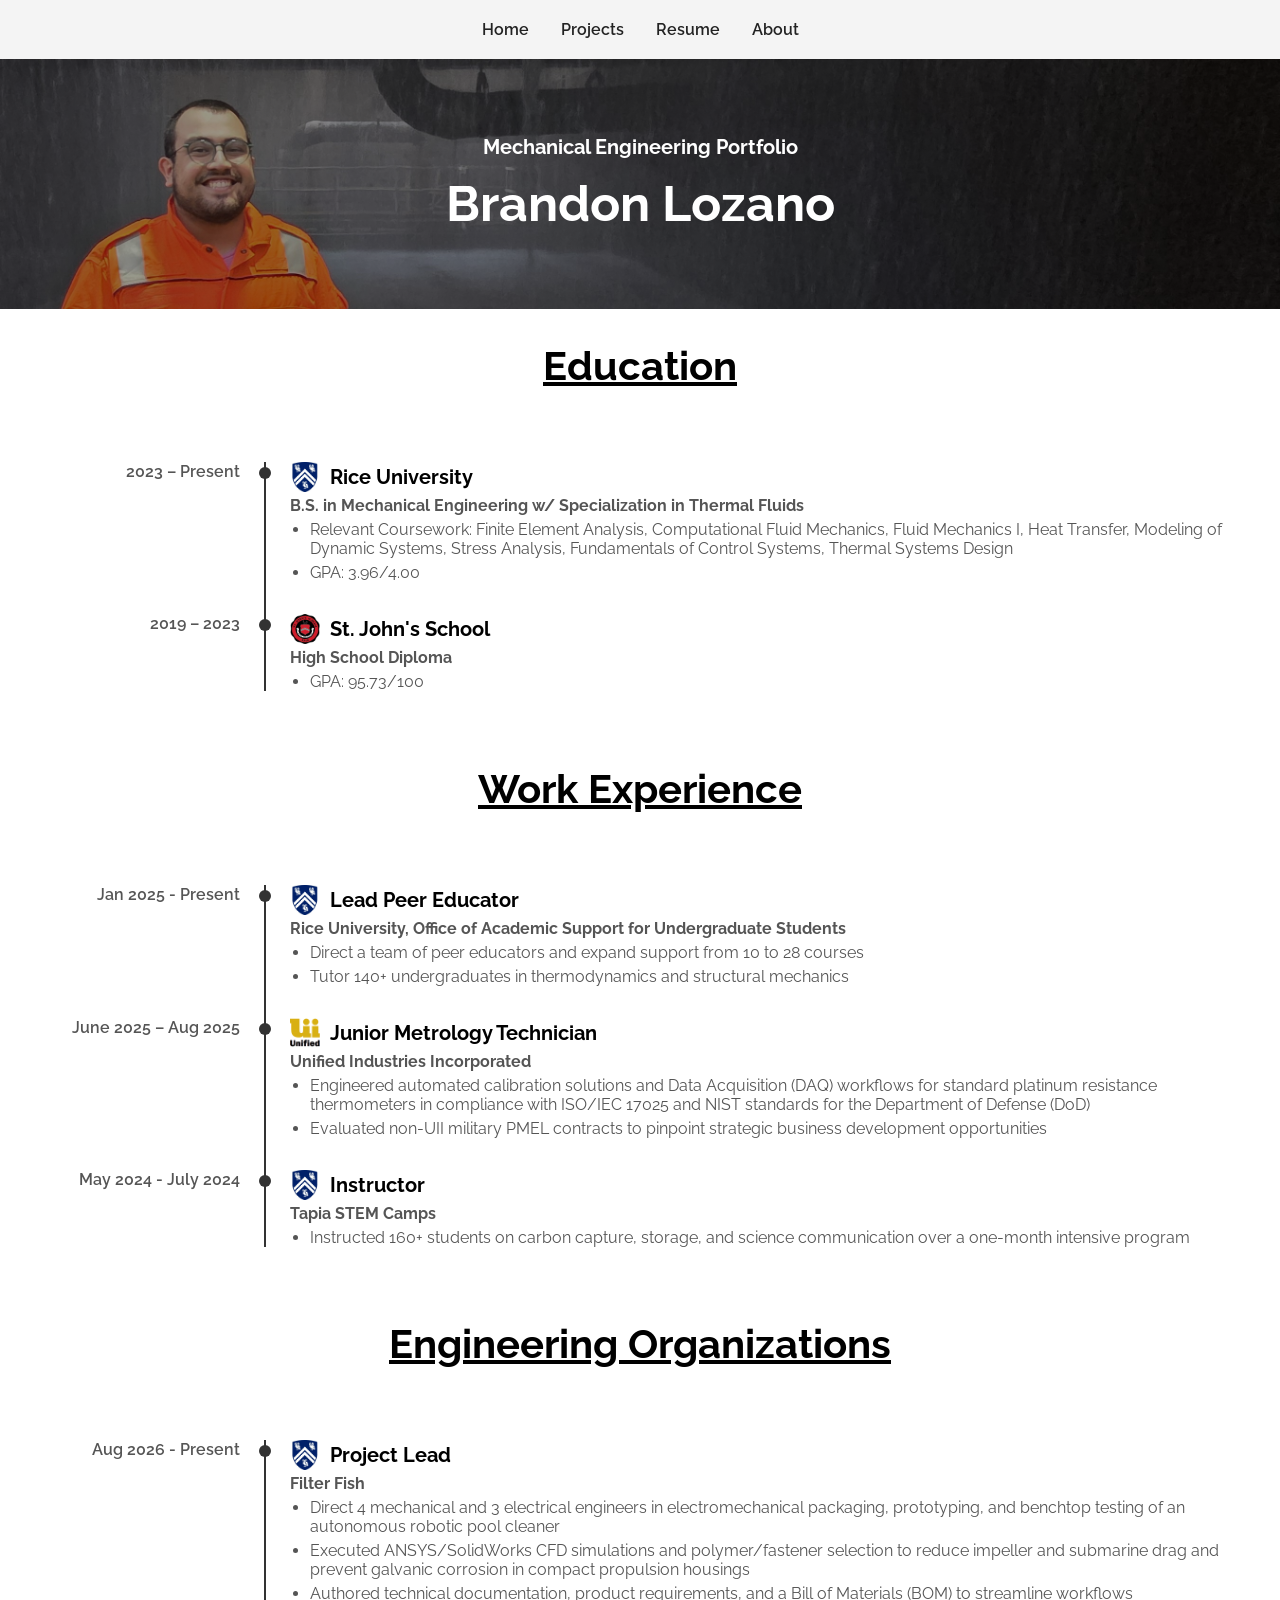
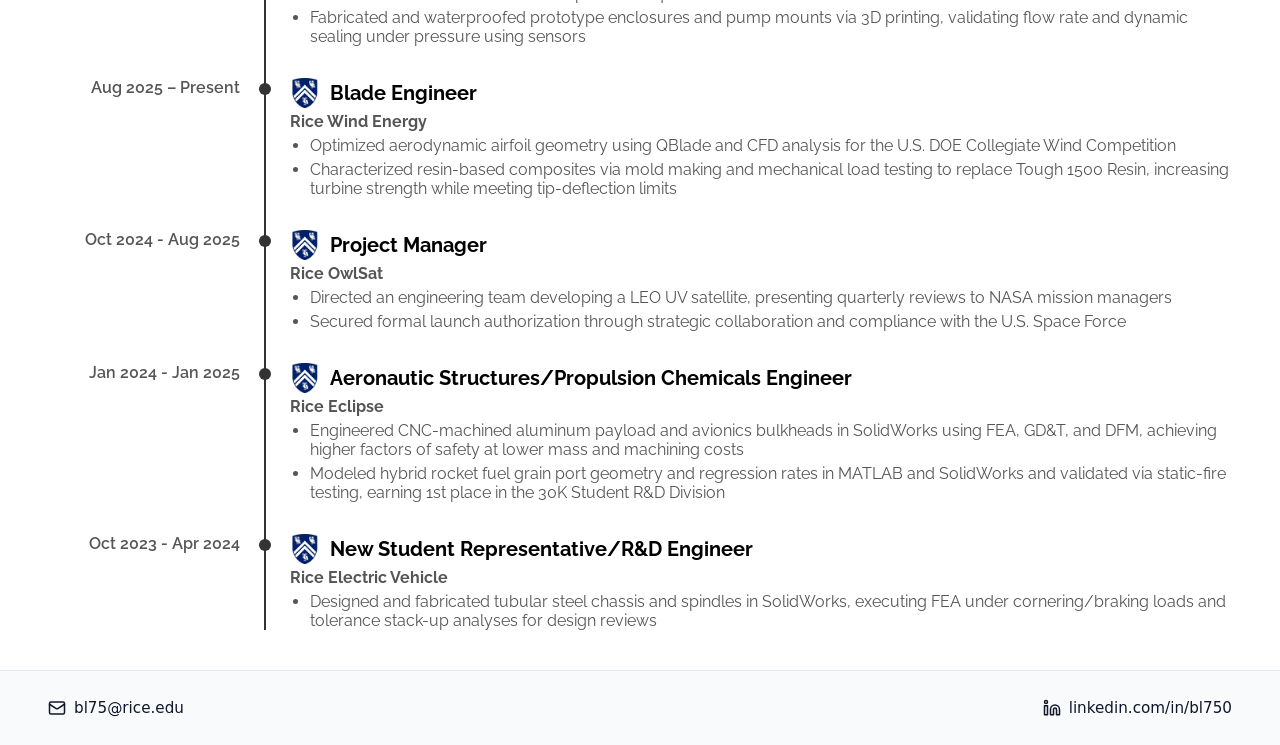
<file: index.html>
<!DOCTYPE html>
<html>
<head>
    <meta charset="UTF-8">
    <title>Home</title>
    <link rel="stylesheet" href="style.css">
</head>
<body>
<nav class="navbar">
    <a href="index.html">Home</a>
    <a href="projects.html">Projects</a>
    <a href="resume.html">Resume</a>
    <a href="about.html">About</a>
  </nav>
<div class="hero-banner">
<h1 class="center-text" style="font-size: 20px">
    Mechanical Engineering Portfolio<br>
    <span style="font-size: 50px; display: block; margin-top: 15px">Brandon Lozano<span>
</h1>
</div>
<h2 class="center-text" style="font-size: 40px; text-decoration: underline">
    Education
</h2>

<div class="timeline">

  <div class="timeline-item">
    <div class="timeline-date">2023 – Present</div>
    <div class="timeline-content">
      <h3 class="inline-row"><img src="riceshield.jpg" alt="Rice Shield" style="height:30px"> Rice University</h3>
      <p style="font-weight: 700">B.S. in Mechanical Engineering w/ Specialization in Thermal Fluids</p>
      <p class="bullet">
        Relevant Coursework: Finite Element Analysis, Computational Fluid Mechanics, Fluid Mechanics I, Heat Transfer, Modeling of Dynamic Systems, Stress Analysis, Fundamentals of Control Systems, Thermal Systems Design</p>
      <p class="bullet">
        GPA: 3.96/4.00
      </p>
    </div>
  </div>

  <div class="timeline-item">
    <div class="timeline-date">2019 – 2023</div>
    <div class="timeline-content">
      <h3 class="inline-row"><img src="sjsseal.jpg" alt="SJS Seal" style="height:30px"> St. John's School</h3>
      <p style="font-weight: 700">High School Diploma</p>
      <p class="bullet">
        GPA: 95.73/100
      </p>
    </div>
  </div>

</div>
<h2 class="center-text" style="font-size: 40px; text-decoration: underline">
    Work Experience
</h2>

<div class="timeline">
  <div class="timeline-item">
    <div class="timeline-date">Jan 2025 - Present</div>
    <div class="timeline-content">
      <h3 class="inline-row"><img src="riceshield.jpg" alt="Rice Shield" style="height:30px"> Lead Peer Educator</h3>
      <p style="font-weight: 700">Rice University, Office of Academic Support for Undergraduate Students</p>
      <p class="bullet">
        Direct a team of peer educators and expand support from 10 to 28 courses
      </p>
      <p class="bullet">
        Tutor 140+ undergraduates in thermodynamics and structural mechanics
      </p>
    </div>
  </div>

  <div class="timeline-item">
    <div class="timeline-date">June 2025 – Aug 2025</div>
    <div class="timeline-content">
      <h3 class="inline-row"><img src="uii.jpg" alt="UII Logo" style="height:30px"> Junior Metrology Technician</h3>
      <p style="font-weight: 700">Unified Industries Incorporated</p>
      <p class="bullet">
        Engineered automated calibration solutions and Data Acquisition (DAQ) workflows for standard platinum resistance thermometers in compliance with ISO/IEC 17025 and NIST standards for the Department of Defense (DoD)
      </p>
      <p class="bullet">
        Evaluated non-UII military PMEL contracts to pinpoint strategic business development opportunities
      </p>
    </div>
  </div>

  <div class="timeline-item">
    <div class="timeline-date">May 2024 - July 2024</div>
    <div class="timeline-content">
      <h3 class="inline-row"><img src="riceshield.jpg" alt="Rice Shield" style="height:30px"> Instructor</h3>
      <p style="font-weight: 700">Tapia STEM Camps</p>
      <p class="bullet">
        Instructed 160+ students on carbon capture, storage, and science communication over a one-month intensive program
      </p>
    </div>
  </div>
</div>

<h2 class="center-text" style="font-size: 40px; text-decoration: underline">
    Engineering Organizations
</h2>

<div class="timeline">
  <div class="timeline-item">
    <div class="timeline-date">Aug 2026 - Present</div>
    <div class="timeline-content">
      <h3 class="inline-row"><img src="riceshield.jpg" alt="Rice Shield" style="height:30px"> Project Lead</h3>
      <p style="font-weight: 700">Filter Fish</p>
      <p class="bullet">
        Direct 4 mechanical and 3 electrical engineers in electromechanical packaging, prototyping, and benchtop testing of an autonomous robotic pool cleaner
      </p>
      <p class="bullet">
        Executed ANSYS/SolidWorks CFD simulations and polymer/fastener selection to reduce impeller and submarine drag and prevent galvanic corrosion in compact propulsion housings
      </p>
      <p class="bullet">
        Authored technical documentation, product requirements, and a Bill of Materials (BOM) to streamline workflows
      </p>
      <p class="bullet">
        Fabricated and waterproofed prototype enclosures and pump mounts via 3D printing, validating flow rate and dynamic sealing under pressure using sensors
      </p>
    </div>
  </div>

  <div class="timeline-item">
    <div class="timeline-date">Aug 2025 – Present</div>
    <div class="timeline-content">
      <h3 class="inline-row"><img src="riceshield.jpg" alt="Rice Shield" style="height:30px"> Blade Engineer</h3>
      <p style="font-weight: 700">Rice Wind Energy</p>
      <p class="bullet">
        Optimized aerodynamic airfoil geometry using QBlade and CFD analysis for the U.S. DOE Collegiate Wind Competition
      </p>
      <p class="bullet">
        Characterized resin-based composites via mold making and mechanical load testing to replace Tough 1500 Resin, increasing turbine strength while meeting tip-deflection limits
      </p>
    </div>
  </div>

  <div class="timeline-item">
    <div class="timeline-date">Oct 2024 - Aug 2025</div>
    <div class="timeline-content">
      <h3 class="inline-row"><img src="riceshield.jpg" alt="Rice Shield" style="height:30px"> Project Manager</h3>
      <p style="font-weight: 700">Rice OwlSat</p>
      <p class="bullet">
        Directed an engineering team developing a LEO UV satellite, presenting quarterly reviews to NASA mission managers
      </p>
      <p class="bullet">
        Secured formal launch authorization through strategic collaboration and compliance with the U.S. Space Force
      </p>
    </div>
  </div>

  <div class="timeline-item">
    <div class="timeline-date">Jan 2024 - Jan 2025</div>
    <div class="timeline-content">
      <h3 class="inline-row"><img src="riceshield.jpg" alt="Rice Shield" style="height:30px"> Aeronautic Structures/Propulsion Chemicals Engineer</h3>
      <p style="font-weight: 700">Rice Eclipse</p>
      <p class="bullet">
        Engineered CNC-machined aluminum payload and avionics bulkheads in SolidWorks using FEA, GD&T, and DFM, achieving higher factors of safety at lower mass and machining costs
      </p>
      <p class="bullet">
        Modeled hybrid rocket fuel grain port geometry and regression rates in MATLAB and SolidWorks and validated via static-fire testing, earning 1st place in the 30K Student R&D Division
      </p>
    </div>
  </div>

  <div class="timeline-item">
    <div class="timeline-date">Oct 2023 - Apr 2024</div>
    <div class="timeline-content">
      <h3 class="inline-row"><img src="riceshield.jpg" alt="Rice Shield" style="height:30px"> New Student Representative/R&D Engineer</h3>
      <p style="font-weight: 700">Rice Electric Vehicle</p>
      <p class="bullet">
        Designed and fabricated tubular steel chassis and spindles in SolidWorks, executing FEA under cornering/braking loads and tolerance stack-up analyses for design reviews
      </p>
    </div>
  </div>
</div>

<script src="footer.js" defer></script>
</body>
</html>
</file>
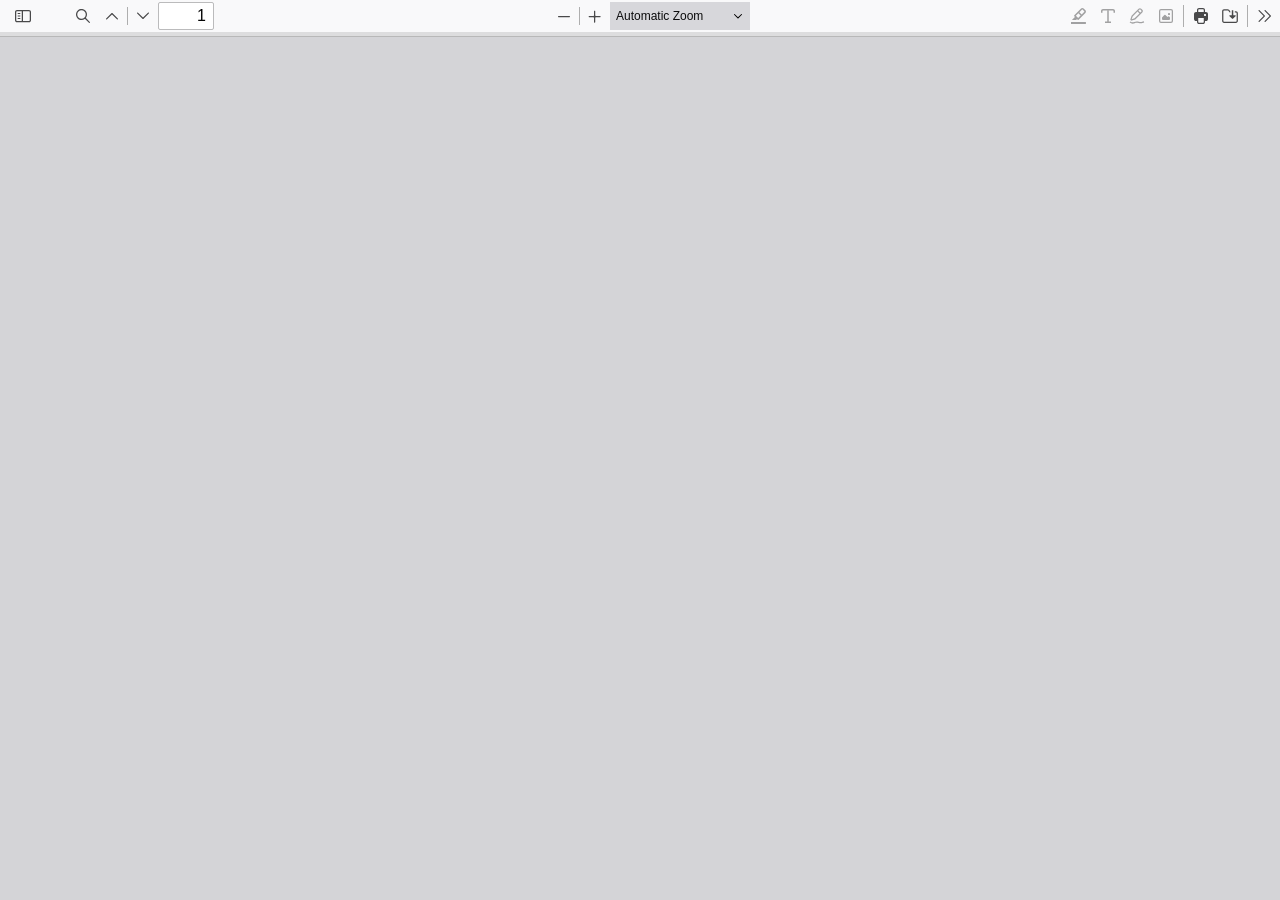
<file: pdfjs-6.5.438-dist/web/viewer.html>
<!doctype html>
<!--
Copyright 2012 Mozilla Foundation

Licensed under the Apache License, Version 2.0 (the "License");
you may not use this file except in compliance with the License.
You may obtain a copy of the License at

    http://www.apache.org/licenses/LICENSE-2.0

Unless required by applicable law or agreed to in writing, software
distributed under the License is distributed on an "AS IS" BASIS,
WITHOUT WARRANTIES OR CONDITIONS OF ANY KIND, either express or implied.
See the License for the specific language governing permissions and
limitations under the License.

Adobe CMap resources are covered by their own copyright but the same license:

    Copyright 1990-2015 Adobe Systems Incorporated.

See https://github.com/adobe-type-tools/cmap-resources
-->
<html dir="ltr" mozdisallowselectionprint>
  <head>
    <meta charset="utf-8" />
    <meta name="viewport" content="width=device-width, initial-scale=1, maximum-scale=1" />
    <meta name="google" content="notranslate" />
    <title>PDF.js viewer</title>

  <meta
      http-equiv="Content-Security-Policy"
      content="default-src 'none'; script-src 'self' 'wasm-unsafe-eval'; worker-src 'self' blob:; style-src 'self'; img-src 'self' blob: data:; media-src blob:; font-src 'self' data:; connect-src * blob: data:; base-uri 'none'; form-action 'none';"
    />

<!-- This snippet is used in production (included from viewer.html) -->
<link rel="resource" type="application/l10n" href="locale/locale.json" />
<script src="../build/pdf.mjs" type="module"></script>

    <link rel="stylesheet" href="viewer.css" />

  <script src="viewer.mjs" type="module"></script>
  </head>

  <body tabindex="0">
    <div id="outerContainer">
      <span id="viewer-alert" class="visuallyHidden" role="alert"></span>

      <div id="mainContainer">
        <div class="toolbar">
          <div id="toolbarContainer">
            <div id="toolbarViewer" class="toolbarHorizontalGroup">
              <div id="toolbarViewerLeft" class="toolbarHorizontalGroup">
                <button
                  id="viewsManagerToggleButton"
                  class="toolbarButton"
                  type="button"
                  tabindex="0"
                  data-l10n-id="pdfjs-toggle-views-manager-button1"
                  aria-expanded="false"
                  aria-haspopup="true"
                  aria-controls="viewsManager"
                >
                  <span data-l10n-id="pdfjs-toggle-views-manager-button1-label"></span>
                </button>
                <div
                  id="viewsManager"
                  class="menuContainer sidebar"
                  hidden="true"
                  role="dialog"
                  aria-describedby="viewsManagerHeaderLabel"
                  data-l10n-id="pdfjs-views-manager-sidebar"
                >
                  <div id="viewsManagerHeader">
                    <div id="viewsManagerTitle">
                      <div id="viewsManagerSelector">
                        <button
                          class="toolbarButton viewsManagerButton hasPopupMenu"
                          type="button"
                          id="viewsManagerSelectorButton"
                          tabindex="0"
                          data-l10n-id="pdfjs-views-manager-view-selector-button"
                          aria-expanded="false"
                          aria-haspopup="listbox"
                          aria-controls="viewsManagerSelectorOptions"
                        >
                          <span data-l10n-id="pdfjs-views-manager-view-selector-button-label"></span>
                        </button>
                        <menu id="viewsManagerSelectorOptions" role="listbox" class="popupMenu withMark">
                          <button id="thumbnailsViewMenu" role="option" type="button" tabindex="-1">
                            <span data-l10n-id="pdfjs-views-manager-pages-option-label"></span>
                          </button>
                          <button id="outlinesViewMenu" role="option" type="button" tabindex="-1">
                            <span data-l10n-id="pdfjs-views-manager-outlines-option-label"></span>
                          </button>
                          <button id="attachmentsViewMenu" role="option" type="button" tabindex="-1">
                            <span data-l10n-id="pdfjs-views-manager-attachments-option-label"></span>
                          </button>
                          <button id="layersViewMenu" role="option" type="button" tabindex="-1">
                            <span data-l10n-id="pdfjs-views-manager-layers-option-label"></span>
                          </button>
                        </menu>
                      </div>
                      <span id="viewsManagerHeaderLabel" class="viewsManagerLabel" role="heading" aria-level="2"></span>
                      <button
                        id="viewsManagerAddFileButton"
                        class="toolbarButton viewsManagerButton"
                        type="button"
                        tabindex="0"
                        data-l10n-id="pdfjs-views-manager-add-file-button"
                        hidden="true"
                      >
                        <span data-l10n-id="pdfjs-views-manager-add-file-button-label"></span>
                        <input id="viewsManagerAddFilePicker" type="file" accept="application/pdf,image/*" multiple />
                      </button>
                      <button
                        id="viewsManagerCurrentOutlineButton"
                        class="toolbarButton viewsManagerButton"
                        type="button"
                        tabindex="0"
                        data-l10n-id="pdfjs-current-outline-item-button"
                        hidden="true"
                      >
                        <span data-l10n-id="pdfjs-current-outline-item-button-label"></span>
                      </button>
                    </div>
                    <div id="viewsManagerStatus">
                      <div id="viewsManagerStatusAction">
                        <span id="viewsManagerStatusActionLabelContainer" class="viewsManagerStatusLabel">
                          <button
                            id="viewsManagerStatusActionDeselectButton"
                            class="hidden"
                            type="button"
                            tabindex="0"
                            role="checkbox"
                            aria-checked="true"
                            aria-labelledby="viewsManagerStatusActionLabel"
                          ></button>
                          <span
                            id="viewsManagerStatusActionLabel"
                            class="viewsManagerStatusLabel"
                            data-l10n-id="pdfjs-views-manager-pages-status-none-action-label"
                          ></span>
                        </span>
                        <div id="actionSelector">
                          <button
                            id="viewsManagerStatusActionButton"
                            class="viewsManagerButton hasPopupMenu"
                            type="button"
                            tabindex="0"
                            aria-haspopup="menu"
                            aria-controls="viewsManagerStatusActionOptions"
                            aria-expanded="false"
                          >
                            <span data-l10n-id="pdfjs-views-manager-pages-status-action-button-label"></span>
                          </button>
                          <menu id="viewsManagerStatusActionOptions" class="popupMenu">
                            <button id="viewsManagerStatusActionCopy" class="noIcon" role="menuitem" type="button" tabindex="-1" disabled>
                              <span data-l10n-id="pdfjs-views-manager-pages-status-copy-button-label"></span>
                            </button>
                            <button id="viewsManagerStatusActionCut" class="noIcon" role="menuitem" type="button" tabindex="-1" disabled>
                              <span data-l10n-id="pdfjs-views-manager-pages-status-cut-button-label"></span>
                            </button>
                            <button id="viewsManagerStatusActionDelete" class="noIcon" role="menuitem" type="button" tabindex="-1" disabled>
                              <span data-l10n-id="pdfjs-views-manager-pages-status-delete-button-label"></span>
                            </button>
                            <button id="viewsManagerStatusActionExport" class="noIcon" role="menuitem" type="button" tabindex="-1" disabled>
                              <span data-l10n-id="pdfjs-views-manager-pages-status-export-selected-button-label"></span>
                            </button>
                          </menu>
                        </div>
                      </div>
                      <div id="viewsManagerStatusUndo" class="hidden">
                        <span id="viewsManagerStatusUndoLabel" class="viewsManagerStatusLabel"></span>
                        <div>
                          <button id="viewsManagerStatusUndoButton" class="viewsManagerButton" type="button" tabindex="0">
                            <span data-l10n-id="pdfjs-views-manager-status-undo-button-label"></span>
                          </button>
                          <button
                            id="viewsManagerStatusUndoCloseButton"
                            class="toolbarButton viewsManagerButton viewsCloseButton"
                            type="button"
                            tabindex="0"
                            data-l10n-id="pdfjs-views-manager-status-close-button"
                          >
                            <span data-l10n-id="pdfjs-views-manager-status-close-button-label"></span>
                          </button>
                        </div>
                      </div>
                      <div id="viewsManagerStatusWarning" class="hidden">
                        <span id="viewsManagerStatusWarningLabel" class="viewsManagerStatusLabel"></span>
                        <button
                          id="viewsManagerStatusWarningCloseButton"
                          class="toolbarButton viewsManagerButton viewsCloseButton"
                          type="button"
                          tabindex="0"
                          data-l10n-id="pdfjs-views-manager-status-close-button"
                        >
                          <span data-l10n-id="pdfjs-views-manager-status-close-button-label"></span>
                        </button>
                      </div>
                      <div id="viewsManagerStatusWaiting" class="hidden">
                        <span id="viewsManagerStatusWaitingLabel" class="viewsManagerStatusLabel"></span>
                        <button
                          id="viewsManagerStatusWaitingCloseButton"
                          class="toolbarButton viewsManagerButton viewsCloseButton"
                          type="button"
                          tabindex="0"
                          data-l10n-id="pdfjs-views-manager-status-close-button"
                        >
                          <span data-l10n-id="pdfjs-views-manager-status-close-button-label"></span>
                        </button>
                      </div>
                    </div>
                  </div>
                  <div id="viewsManagerContent" tabindex="-1">
                    <div id="thumbnailsView" class="thumbnailsView hidden" tabindex="-1"></div>
                    <div id="outlinesView" class="treeView hidden"></div>
                    <div id="attachmentsView" class="hidden"></div>
                    <div id="layersView" class="treeView hidden"></div>
                  </div>
                  <div
                    id="viewsManagerResizer"
                    class="sidebarResizer"
                    role="separator"
                    aria-controls="viewsManager"
                    tabindex="0"
                    data-l10n-id="pdfjs-views-manager-sidebar-resizer"
                  ></div>
                </div>
                <!-- sidebarContainer -->

                <div class="toolbarButtonSpacer"></div>
                <div class="toolbarButtonWithContainer">
                  <button
                    id="viewFindButton"
                    class="toolbarButton"
                    type="button"
                    tabindex="0"
                    data-l10n-id="pdfjs-findbar-button"
                    aria-expanded="false"
                    aria-controls="findbar"
                  >
                    <span data-l10n-id="pdfjs-findbar-button-label"></span>
                  </button>
                  <div class="hidden doorHanger toolbarHorizontalGroup" id="findbar">
                    <div id="findInputContainer" class="toolbarHorizontalGroup">
                      <span class="loadingInput end toolbarHorizontalGroup">
                        <input id="findInput" class="toolbarField" tabindex="0" data-l10n-id="pdfjs-find-input" aria-invalid="false" />
                      </span>
                      <div class="toolbarHorizontalGroup">
                        <button id="findPreviousButton" class="toolbarButton" type="button" tabindex="0" data-l10n-id="pdfjs-find-previous-button">
                          <span data-l10n-id="pdfjs-find-previous-button-label"></span>
                        </button>
                        <div class="splitToolbarButtonSeparator"></div>
                        <button id="findNextButton" class="toolbarButton" type="button" tabindex="0" data-l10n-id="pdfjs-find-next-button">
                          <span data-l10n-id="pdfjs-find-next-button-label"></span>
                        </button>
                      </div>
                    </div>

                    <div id="findbarOptionsOneContainer" class="toolbarHorizontalGroup">
                      <div class="toggleButton toolbarLabel">
                        <input type="checkbox" id="findHighlightAll" tabindex="0" />
                        <label for="findHighlightAll" data-l10n-id="pdfjs-find-highlight-checkbox"></label>
                      </div>
                      <div class="toggleButton toolbarLabel">
                        <input type="checkbox" id="findMatchCase" tabindex="0" />
                        <label for="findMatchCase" data-l10n-id="pdfjs-find-match-case-checkbox-label"></label>
                      </div>
                    </div>
                    <div id="findbarOptionsTwoContainer" class="toolbarHorizontalGroup">
                      <div class="toggleButton toolbarLabel">
                        <input type="checkbox" id="findMatchDiacritics" tabindex="0" />
                        <label for="findMatchDiacritics" data-l10n-id="pdfjs-find-match-diacritics-checkbox-label"></label>
                      </div>
                      <div class="toggleButton toolbarLabel">
                        <input type="checkbox" id="findEntireWord" tabindex="0" />
                        <label for="findEntireWord" data-l10n-id="pdfjs-find-entire-word-checkbox-label"></label>
                      </div>
                    </div>

                    <div id="findbarMessageContainer" class="toolbarHorizontalGroup" aria-live="polite">
                      <span id="findResultsCount" class="toolbarLabel"></span>
                      <span id="findMsg" class="toolbarLabel"></span>
                    </div>
                  </div>
                  <!-- findbar -->
                </div>
                <div class="toolbarHorizontalGroup hiddenSmallView">
                  <button class="toolbarButton" type="button" id="previous" tabindex="0" data-l10n-id="pdfjs-previous-button">
                    <span data-l10n-id="pdfjs-previous-button-label"></span>
                  </button>
                  <div class="splitToolbarButtonSeparator"></div>
                  <button class="toolbarButton" type="button" id="next" tabindex="0" data-l10n-id="pdfjs-next-button">
                    <span data-l10n-id="pdfjs-next-button-label"></span>
                  </button>
                </div>
                <div class="toolbarHorizontalGroup">
                  <span class="loadingInput start toolbarHorizontalGroup">
                    <input
                      type="number"
                      id="pageNumber"
                      class="toolbarField"
                      value="1"
                      min="1"
                      tabindex="0"
                      data-l10n-id="pdfjs-page-input"
                      autocomplete="off"
                    />
                  </span>
                  <span id="numPages" class="toolbarLabel"></span>
                </div>
              </div>
              <div id="toolbarViewerMiddle" class="toolbarHorizontalGroup">
                <div class="toolbarHorizontalGroup">
                  <button id="zoomOutButton" class="toolbarButton" type="button" tabindex="0" data-l10n-id="pdfjs-zoom-out-button">
                    <span data-l10n-id="pdfjs-zoom-out-button-label"></span>
                  </button>
                  <div class="splitToolbarButtonSeparator"></div>
                  <button id="zoomInButton" class="toolbarButton" type="button" tabindex="0" data-l10n-id="pdfjs-zoom-in-button">
                    <span data-l10n-id="pdfjs-zoom-in-button-label"></span>
                  </button>
                </div>
                <span id="scaleSelectContainer" class="dropdownToolbarButton">
                  <select id="scaleSelect" tabindex="0" data-l10n-id="pdfjs-zoom-select">
                    <option id="pageAutoOption" value="auto" selected="selected" data-l10n-id="pdfjs-page-scale-auto"></option>
                    <option id="pageActualOption" value="page-actual" data-l10n-id="pdfjs-page-scale-actual"></option>
                    <option id="pageFitOption" value="page-fit" data-l10n-id="pdfjs-page-scale-fit"></option>
                    <option id="pageWidthOption" value="page-width" data-l10n-id="pdfjs-page-scale-width"></option>
                    <option
                      id="customScaleOption"
                      value="custom"
                      disabled="disabled"
                      hidden="true"
                      data-l10n-id="pdfjs-page-scale-percent"
                      data-l10n-args='{ "scale": 0 }'
                    ></option>
                    <option value="0.5" data-l10n-id="pdfjs-page-scale-percent" data-l10n-args='{ "scale": 50 }'></option>
                    <option value="0.75" data-l10n-id="pdfjs-page-scale-percent" data-l10n-args='{ "scale": 75 }'></option>
                    <option value="1" data-l10n-id="pdfjs-page-scale-percent" data-l10n-args='{ "scale": 100 }'></option>
                    <option value="1.25" data-l10n-id="pdfjs-page-scale-percent" data-l10n-args='{ "scale": 125 }'></option>
                    <option value="1.5" data-l10n-id="pdfjs-page-scale-percent" data-l10n-args='{ "scale": 150 }'></option>
                    <option value="2" data-l10n-id="pdfjs-page-scale-percent" data-l10n-args='{ "scale": 200 }'></option>
                    <option value="3" data-l10n-id="pdfjs-page-scale-percent" data-l10n-args='{ "scale": 300 }'></option>
                    <option value="4" data-l10n-id="pdfjs-page-scale-percent" data-l10n-args='{ "scale": 400 }'></option>
                  </select>
                </span>
              </div>
              <div id="toolbarViewerRight" class="toolbarHorizontalGroup">
                <div id="editorModeButtons" class="toolbarHorizontalGroup">
                  <div id="signatureProperties" class="toolbarButtonWithContainer" hidden="true">
                    <button
                      id="signaturePropertiesButton"
                      class="toolbarButton"
                      type="button"
                      tabindex="0"
                      aria-expanded="false"
                      aria-haspopup="true"
                      aria-controls="signaturePropertiesPanel"
                      data-l10n-id="pdfjs-digital-signature-properties-button"
                    >
                      <span data-l10n-id="pdfjs-digital-signature-properties-button-label"></span>
                    </button>
                    <div class="editorParamsToolbar hidden doorHangerRight" id="signaturePropertiesPanel" role="region">
                      <div id="signaturePropertiesContainer" class="signaturePropertiesContainer">
                        <div id="signaturePropertiesBanner" class="sigBanner" hidden="true" role="status"></div>
                        <ul id="signaturePropertiesList" class="signaturePropertiesList" tabindex="-1"></ul>
                      </div>
                    </div>
                  </div>
                  <div id="signaturePropertiesSeparator" class="verticalToolbarSeparator" hidden="true"></div>
                  <div id="editorComment" class="toolbarButtonWithContainer" hidden="true">
                    <button
                      id="editorCommentButton"
                      class="toolbarButton"
                      type="button"
                      tabindex="0"
                      disabled="disabled"
                      aria-expanded="false"
                      aria-haspopup="true"
                      aria-controls="editorCommentParamsToolbar"
                      data-l10n-id="pdfjs-editor-comment-button"
                    >
                      <span data-l10n-id="pdfjs-editor-comment-button-label"></span>
                    </button>
                    <div class="editorParamsToolbar hidden menu" id="editorCommentParamsToolbar">
                      <div id="editorCommentsSidebar" class="menuContainer comment sidebar" role="landmark" aria-labelledby="editorCommentsSidebarHeader">
                        <div id="editorCommentsSidebarResizer" class="sidebarResizer" role="separator" aria-controls="editorCommentsSidebar" tabindex="0"></div>
                        <div id="editorCommentsSidebarHeader" role="heading" aria-level="2">
                          <span class="commentCount">
                            <span id="editorCommentsSidebarTitle" data-l10n-id="pdfjs-editor-comments-sidebar-title" data-l10n-args='{ "count": 0 }'></span>
                            <span id="editorCommentsSidebarCount"></span>
                          </span>
                          <button id="editorCommentsSidebarCloseButton" type="button" tabindex="0" data-l10n-id="pdfjs-editor-comments-sidebar-close-button">
                            <span data-l10n-id="pdfjs-editor-comments-sidebar-close-button-label"></span>
                          </button>
                        </div>
                        <div id="editorCommentsSidebarListContainer" tabindex="-1">
                          <ul id="editorCommentsSidebarList"></ul>
                        </div>
                      </div>
                    </div>
                  </div>
                  <div id="editorSignature" class="toolbarButtonWithContainer" hidden="true">
                    <button
                      id="editorSignatureButton"
                      class="toolbarButton"
                      type="button"
                      tabindex="0"
                      disabled="disabled"
                      aria-expanded="false"
                      aria-haspopup="true"
                      aria-controls="editorSignatureParamsToolbar"
                      data-l10n-id="pdfjs-editor-signature-button"
                    >
                      <span data-l10n-id="pdfjs-editor-signature-button-label"></span>
                    </button>
                    <div class="editorParamsToolbar hidden doorHangerRight menu" id="editorSignatureParamsToolbar">
                      <div id="addSignatureDoorHanger" class="menuContainer" role="region" data-l10n-id="pdfjs-editor-add-signature-container">
                        <button
                          id="editorSignatureAddSignature"
                          class="toolbarButton labeled"
                          type="button"
                          tabindex="0"
                          data-l10n-id="pdfjs-editor-signature-add-signature-button"
                        >
                          <span data-l10n-id="pdfjs-editor-signature-add-signature-button-label" class="editorParamsLabel"></span>
                        </button>
                      </div>
                    </div>
                  </div>
                  <div id="editorHighlight" class="toolbarButtonWithContainer">
                    <button
                      id="editorHighlightButton"
                      class="toolbarButton"
                      type="button"
                      disabled="disabled"
                      aria-expanded="false"
                      aria-haspopup="true"
                      aria-controls="editorHighlightParamsToolbar"
                      tabindex="0"
                      data-l10n-id="pdfjs-editor-highlight-button"
                    >
                      <span data-l10n-id="pdfjs-editor-highlight-button-label"></span>
                    </button>
                    <div class="editorParamsToolbar hidden doorHangerRight" id="editorHighlightParamsToolbar">
                      <div id="highlightParamsToolbarContainer" class="editorParamsToolbarContainer">
                        <div id="editorHighlightColorPicker" class="colorPicker">
                          <span id="highlightColorPickerLabel" class="editorParamsLabel" data-l10n-id="pdfjs-editor-highlight-colorpicker-label"></span>
                        </div>
                        <div id="editorHighlightThickness">
                          <label
                            for="editorFreeHighlightThickness"
                            class="editorParamsLabel"
                            data-l10n-id="pdfjs-editor-free-highlight-thickness-input"
                          ></label>
                          <div class="thicknessPicker">
                            <input
                              type="range"
                              id="editorFreeHighlightThickness"
                              class="editorParamsSlider"
                              data-l10n-id="pdfjs-editor-free-highlight-thickness-title"
                              value="12"
                              min="8"
                              max="24"
                              step="1"
                              tabindex="0"
                            />
                          </div>
                        </div>
                        <div id="editorHighlightVisibility">
                          <div class="divider"></div>
                          <div class="toggler">
                            <label for="editorHighlightShowAll" class="editorParamsLabel" data-l10n-id="pdfjs-editor-highlight-show-all-button-label"></label>
                            <button
                              id="editorHighlightShowAll"
                              class="toggle-button"
                              type="button"
                              data-l10n-id="pdfjs-editor-highlight-show-all-button"
                              aria-pressed="true"
                              tabindex="0"
                            ></button>
                          </div>
                        </div>
                      </div>
                    </div>
                  </div>
                  <div id="editorFreeText" class="toolbarButtonWithContainer">
                    <button
                      id="editorFreeTextButton"
                      class="toolbarButton"
                      type="button"
                      disabled="disabled"
                      aria-expanded="false"
                      aria-haspopup="true"
                      aria-controls="editorFreeTextParamsToolbar"
                      tabindex="0"
                      data-l10n-id="pdfjs-editor-free-text-button"
                    >
                      <span data-l10n-id="pdfjs-editor-free-text-button-label"></span>
                    </button>
                    <div class="editorParamsToolbar hidden doorHangerRight" id="editorFreeTextParamsToolbar">
                      <div class="editorParamsToolbarContainer">
                        <div class="editorParamsSetter">
                          <label for="editorFreeTextColor" class="editorParamsLabel" data-l10n-id="pdfjs-editor-free-text-color-input"></label>
                          <input type="color" id="editorFreeTextColor" class="editorParamsColor" tabindex="0" />
                        </div>
                        <div class="editorParamsSetter">
                          <label for="editorFreeTextFontSize" class="editorParamsLabel" data-l10n-id="pdfjs-editor-free-text-size-input"></label>
                          <input type="range" id="editorFreeTextFontSize" class="editorParamsSlider" value="10" min="5" max="100" step="1" tabindex="0" />
                        </div>
                      </div>
                    </div>
                  </div>
                  <div id="editorInk" class="toolbarButtonWithContainer">
                    <button
                      id="editorInkButton"
                      class="toolbarButton"
                      type="button"
                      disabled="disabled"
                      aria-expanded="false"
                      aria-haspopup="true"
                      aria-controls="editorInkParamsToolbar"
                      tabindex="0"
                      data-l10n-id="pdfjs-editor-ink-button"
                    >
                      <span data-l10n-id="pdfjs-editor-ink-button-label"></span>
                    </button>
                    <div class="editorParamsToolbar hidden doorHangerRight" id="editorInkParamsToolbar">
                      <div class="editorParamsToolbarContainer">
                        <div class="editorParamsSetter">
                          <label for="editorInkColor" class="editorParamsLabel" data-l10n-id="pdfjs-editor-ink-color-input"></label>
                          <input type="color" id="editorInkColor" class="editorParamsColor" tabindex="0" />
                        </div>
                        <div class="editorParamsSetter">
                          <label for="editorInkThickness" class="editorParamsLabel" data-l10n-id="pdfjs-editor-ink-thickness-input"></label>
                          <input type="range" id="editorInkThickness" class="editorParamsSlider" value="1" min="1" max="20" step="1" tabindex="0" />
                        </div>
                        <div class="editorParamsSetter">
                          <label for="editorInkOpacity" class="editorParamsLabel" data-l10n-id="pdfjs-editor-ink-opacity-input"></label>
                          <input type="range" id="editorInkOpacity" class="editorParamsSlider" value="1" min="0.05" max="1" step="0.05" tabindex="0" />
                        </div>
                      </div>
                    </div>
                  </div>
                  <div id="editorStamp" class="toolbarButtonWithContainer">
                    <button
                      id="editorStampButton"
                      class="toolbarButton"
                      type="button"
                      disabled="disabled"
                      aria-expanded="false"
                      aria-haspopup="true"
                      aria-controls="editorStampParamsToolbar"
                      tabindex="0"
                      data-l10n-id="pdfjs-editor-stamp-button"
                    >
                      <span data-l10n-id="pdfjs-editor-stamp-button-label"></span>
                    </button>
                    <div class="editorParamsToolbar hidden doorHangerRight menu" id="editorStampParamsToolbar">
                      <div class="menuContainer">
                        <button
                          id="editorStampAddImage"
                          class="toolbarButton labeled"
                          type="button"
                          tabindex="0"
                          data-l10n-id="pdfjs-editor-stamp-add-image-button"
                        >
                          <span class="editorParamsLabel" data-l10n-id="pdfjs-editor-stamp-add-image-button-label"></span>
                        </button>
                      </div>
                    </div>
                  </div>
                </div>

                <div id="editorModeSeparator" class="verticalToolbarSeparator"></div>

                <div class="toolbarHorizontalGroup hiddenMediumView">
                  <button id="printButton" class="toolbarButton" type="button" tabindex="0" data-l10n-id="pdfjs-print-button">
                    <span data-l10n-id="pdfjs-print-button-label"></span>
                  </button>

                  <button id="downloadButton" class="toolbarButton" type="button" tabindex="0" data-l10n-id="pdfjs-save-button">
                    <span data-l10n-id="pdfjs-save-button-label"></span>
                  </button>
                </div>

                <div class="verticalToolbarSeparator hiddenMediumView"></div>

                <div id="secondaryToolbarToggle" class="toolbarButtonWithContainer">
                  <button
                    id="secondaryToolbarToggleButton"
                    class="toolbarButton"
                    type="button"
                    tabindex="0"
                    data-l10n-id="pdfjs-tools-button"
                    aria-expanded="false"
                    aria-haspopup="true"
                    aria-controls="secondaryToolbar"
                  >
                    <span data-l10n-id="pdfjs-tools-button-label"></span>
                  </button>
                  <div id="secondaryToolbar" class="hidden doorHangerRight menu">
                    <div id="secondaryToolbarButtonContainer" class="menuContainer">
                      <button id="secondaryOpenFile" class="toolbarButton labeled" type="button" tabindex="0" data-l10n-id="pdfjs-open-file-button">
                        <span data-l10n-id="pdfjs-open-file-button-label"></span>
                      </button>

                      <div class="visibleMediumView">
                        <button id="secondaryPrint" class="toolbarButton labeled" type="button" tabindex="0" data-l10n-id="pdfjs-print-button">
                          <span data-l10n-id="pdfjs-print-button-label"></span>
                        </button>

                        <button id="secondaryDownload" class="toolbarButton labeled" type="button" tabindex="0" data-l10n-id="pdfjs-save-button">
                          <span data-l10n-id="pdfjs-save-button-label"></span>
                        </button>

                      </div>

                      <div class="horizontalToolbarSeparator"></div>

                      <button id="presentationMode" class="toolbarButton labeled" type="button" tabindex="0" data-l10n-id="pdfjs-presentation-mode-button">
                        <span data-l10n-id="pdfjs-presentation-mode-button-label"></span>
                      </button>

                      <a href="#" id="viewBookmark" class="toolbarButton labeled" tabindex="0" data-l10n-id="pdfjs-bookmark-button">
                        <span data-l10n-id="pdfjs-bookmark-button-label"></span>
                      </a>

                      <div id="viewBookmarkSeparator" class="horizontalToolbarSeparator"></div>

                      <button id="firstPage" class="toolbarButton labeled" type="button" tabindex="0" data-l10n-id="pdfjs-first-page-button">
                        <span data-l10n-id="pdfjs-first-page-button-label"></span>
                      </button>
                      <button id="lastPage" class="toolbarButton labeled" type="button" tabindex="0" data-l10n-id="pdfjs-last-page-button">
                        <span data-l10n-id="pdfjs-last-page-button-label"></span>
                      </button>

                      <div class="horizontalToolbarSeparator"></div>

                      <button id="pageRotateCw" class="toolbarButton labeled" type="button" tabindex="0" data-l10n-id="pdfjs-page-rotate-cw-button">
                        <span data-l10n-id="pdfjs-page-rotate-cw-button-label"></span>
                      </button>
                      <button id="pageRotateCcw" class="toolbarButton labeled" type="button" tabindex="0" data-l10n-id="pdfjs-page-rotate-ccw-button">
                        <span data-l10n-id="pdfjs-page-rotate-ccw-button-label"></span>
                      </button>

                      <div class="horizontalToolbarSeparator"></div>

                      <div id="cursorToolButtons" role="radiogroup">
                        <button
                          id="cursorSelectTool"
                          class="toolbarButton labeled toggled"
                          type="button"
                          tabindex="0"
                          data-l10n-id="pdfjs-cursor-text-select-tool-button"
                          role="radio"
                          aria-checked="true"
                        >
                          <span data-l10n-id="pdfjs-cursor-text-select-tool-button-label"></span>
                        </button>
                        <button
                          id="cursorHandTool"
                          class="toolbarButton labeled"
                          type="button"
                          tabindex="0"
                          data-l10n-id="pdfjs-cursor-hand-tool-button"
                          role="radio"
                          aria-checked="false"
                        >
                          <span data-l10n-id="pdfjs-cursor-hand-tool-button-label"></span>
                        </button>
                      </div>

                      <div class="horizontalToolbarSeparator"></div>

                      <div id="scrollModeButtons" role="radiogroup">
                        <button
                          id="scrollPage"
                          class="toolbarButton labeled"
                          type="button"
                          tabindex="0"
                          data-l10n-id="pdfjs-scroll-page-button"
                          role="radio"
                          aria-checked="false"
                        >
                          <span data-l10n-id="pdfjs-scroll-page-button-label"></span>
                        </button>
                        <button
                          id="scrollVertical"
                          class="toolbarButton labeled toggled"
                          type="button"
                          tabindex="0"
                          data-l10n-id="pdfjs-scroll-vertical-button"
                          role="radio"
                          aria-checked="true"
                        >
                          <span data-l10n-id="pdfjs-scroll-vertical-button-label"></span>
                        </button>
                        <button
                          id="scrollHorizontal"
                          class="toolbarButton labeled"
                          type="button"
                          tabindex="0"
                          data-l10n-id="pdfjs-scroll-horizontal-button"
                          role="radio"
                          aria-checked="false"
                        >
                          <span data-l10n-id="pdfjs-scroll-horizontal-button-label"></span>
                        </button>
                        <button
                          id="scrollWrapped"
                          class="toolbarButton labeled"
                          type="button"
                          tabindex="0"
                          data-l10n-id="pdfjs-scroll-wrapped-button"
                          role="radio"
                          aria-checked="false"
                        >
                          <span data-l10n-id="pdfjs-scroll-wrapped-button-label"></span>
                        </button>
                      </div>

                      <div class="horizontalToolbarSeparator"></div>

                      <div id="spreadModeButtons" role="radiogroup">
                        <button
                          id="spreadNone"
                          class="toolbarButton labeled toggled"
                          type="button"
                          tabindex="0"
                          data-l10n-id="pdfjs-spread-none-button"
                          role="radio"
                          aria-checked="true"
                        >
                          <span data-l10n-id="pdfjs-spread-none-button-label"></span>
                        </button>
                        <button
                          id="spreadOdd"
                          class="toolbarButton labeled"
                          type="button"
                          tabindex="0"
                          data-l10n-id="pdfjs-spread-odd-button"
                          role="radio"
                          aria-checked="false"
                        >
                          <span data-l10n-id="pdfjs-spread-odd-button-label"></span>
                        </button>
                        <button
                          id="spreadEven"
                          class="toolbarButton labeled"
                          type="button"
                          tabindex="0"
                          data-l10n-id="pdfjs-spread-even-button"
                          role="radio"
                          aria-checked="false"
                        >
                          <span data-l10n-id="pdfjs-spread-even-button-label"></span>
                        </button>
                      </div>

                      <div id="imageAltTextSettingsSeparator" class="horizontalToolbarSeparator hidden"></div>
                      <button
                        id="imageAltTextSettings"
                        type="button"
                        class="toolbarButton labeled hidden"
                        tabindex="0"
                        data-l10n-id="pdfjs-image-alt-text-settings-button"
                        aria-controls="altTextSettingsDialog"
                      >
                        <span data-l10n-id="pdfjs-image-alt-text-settings-button-label"></span>
                      </button>

                      <div class="horizontalToolbarSeparator"></div>

                      <button
                        id="documentProperties"
                        class="toolbarButton labeled"
                        type="button"
                        tabindex="0"
                        data-l10n-id="pdfjs-document-properties-button"
                        aria-controls="documentPropertiesDialog"
                      >
                        <span data-l10n-id="pdfjs-document-properties-button-label"></span>
                      </button>
                    </div>
                  </div>
                  <!-- secondaryToolbar -->
                </div>
              </div>
            </div>
            <div id="loadingBar">
              <div class="progress">
                <div class="glimmer"></div>
              </div>
            </div>
          </div>
        </div>

        <div id="viewerContainer" tabindex="0">
          <div id="viewer" class="pdfViewer"></div>
        </div>
      </div>
      <!-- mainContainer -->

      <div id="dialogContainer">
        <dialog id="passwordDialog">
          <div class="row">
            <label for="password" id="passwordText" data-l10n-id="pdfjs-password-label"></label>
          </div>
          <div class="row">
            <input type="password" id="password" class="toolbarField" />
          </div>
          <div class="buttonRow">
            <button id="passwordCancel" class="secondaryButton" type="button"><span data-l10n-id="pdfjs-password-cancel-button"></span></button>
            <button id="passwordSubmit" class="primaryButton" type="button"><span data-l10n-id="pdfjs-password-ok-button"></span></button>
          </div>
        </dialog>
        <dialog id="documentPropertiesDialog">
          <div class="row">
            <span id="fileNameLabel" data-l10n-id="pdfjs-document-properties-file-name"></span>
            <p id="fileNameField" aria-labelledby="fileNameLabel">-</p>
          </div>
          <div class="row">
            <span id="fileSizeLabel" data-l10n-id="pdfjs-document-properties-file-size"></span>
            <p id="fileSizeField" aria-labelledby="fileSizeLabel">-</p>
          </div>
          <div class="separator"></div>
          <div class="row">
            <span id="titleLabel" data-l10n-id="pdfjs-document-properties-title"></span>
            <p id="titleField" aria-labelledby="titleLabel">-</p>
          </div>
          <div class="row">
            <span id="authorLabel" data-l10n-id="pdfjs-document-properties-author"></span>
            <p id="authorField" aria-labelledby="authorLabel">-</p>
          </div>
          <div class="row">
            <span id="subjectLabel" data-l10n-id="pdfjs-document-properties-subject"></span>
            <p id="subjectField" aria-labelledby="subjectLabel">-</p>
          </div>
          <div class="row">
            <span id="keywordsLabel" data-l10n-id="pdfjs-document-properties-keywords"></span>
            <p id="keywordsField" aria-labelledby="keywordsLabel">-</p>
          </div>
          <div class="row">
            <span id="creationDateLabel" data-l10n-id="pdfjs-document-properties-creation-date"></span>
            <p id="creationDateField" aria-labelledby="creationDateLabel">-</p>
          </div>
          <div class="row">
            <span id="modificationDateLabel" data-l10n-id="pdfjs-document-properties-modification-date"></span>
            <p id="modificationDateField" aria-labelledby="modificationDateLabel">-</p>
          </div>
          <div class="row">
            <span id="creatorLabel" data-l10n-id="pdfjs-document-properties-creator"></span>
            <p id="creatorField" aria-labelledby="creatorLabel">-</p>
          </div>
          <div class="separator"></div>
          <div class="row">
            <span id="producerLabel" data-l10n-id="pdfjs-document-properties-producer"></span>
            <p id="producerField" aria-labelledby="producerLabel">-</p>
          </div>
          <div class="row">
            <span id="versionLabel" data-l10n-id="pdfjs-document-properties-version"></span>
            <p id="versionField" aria-labelledby="versionLabel">-</p>
          </div>
          <div class="row">
            <span id="pageCountLabel" data-l10n-id="pdfjs-document-properties-page-count"></span>
            <p id="pageCountField" aria-labelledby="pageCountLabel">-</p>
          </div>
          <div class="row">
            <span id="pageSizeLabel" data-l10n-id="pdfjs-document-properties-page-size"></span>
            <p id="pageSizeField" aria-labelledby="pageSizeLabel">-</p>
          </div>
          <div class="separator"></div>
          <div class="row">
            <span id="linearizedLabel" data-l10n-id="pdfjs-document-properties-linearized"></span>
            <p id="linearizedField" aria-labelledby="linearizedLabel">-</p>
          </div>
          <div class="buttonRow">
            <button id="documentPropertiesClose" class="secondaryButton" type="button">
              <span data-l10n-id="pdfjs-document-properties-close-button"></span>
            </button>
          </div>
        </dialog>
        <dialog class="dialog altText" id="altTextDialog" aria-labelledby="dialogLabel" aria-describedby="dialogDescription">
          <div id="altTextContainer" class="mainContainer">
            <div id="overallDescription">
              <span id="dialogLabel" data-l10n-id="pdfjs-editor-alt-text-dialog-label" class="title"></span>
              <span id="dialogDescription" data-l10n-id="pdfjs-editor-alt-text-dialog-description"></span>
            </div>
            <div id="addDescription">
              <div class="radio">
                <div class="radioButton">
                  <input type="radio" id="descriptionButton" name="altTextOption" tabindex="0" aria-describedby="descriptionAreaLabel" checked />
                  <label for="descriptionButton" data-l10n-id="pdfjs-editor-alt-text-add-description-label"></label>
                </div>
                <div class="radioLabel">
                  <span id="descriptionAreaLabel" data-l10n-id="pdfjs-editor-alt-text-add-description-description"></span>
                </div>
              </div>
              <div class="descriptionArea">
                <textarea id="descriptionTextarea" aria-labelledby="descriptionAreaLabel" data-l10n-id="pdfjs-editor-alt-text-textarea" tabindex="0"></textarea>
              </div>
            </div>
            <div id="markAsDecorative">
              <div class="radio">
                <div class="radioButton">
                  <input type="radio" id="decorativeButton" name="altTextOption" aria-describedby="decorativeLabel" />
                  <label for="decorativeButton" data-l10n-id="pdfjs-editor-alt-text-mark-decorative-label"></label>
                </div>
                <div class="radioLabel">
                  <span id="decorativeLabel" data-l10n-id="pdfjs-editor-alt-text-mark-decorative-description"></span>
                </div>
              </div>
            </div>
            <div id="buttons">
              <button id="altTextCancel" class="secondaryButton" type="button" tabindex="0">
                <span data-l10n-id="pdfjs-editor-alt-text-cancel-button"></span>
              </button>
              <button id="altTextSave" class="primaryButton" type="button" tabindex="0"><span data-l10n-id="pdfjs-editor-alt-text-save-button"></span></button>
            </div>
          </div>
        </dialog>
        <dialog class="dialog newAltText" id="newAltTextDialog" aria-labelledby="newAltTextTitle" aria-describedby="newAltTextDescription" tabindex="0">
          <div id="newAltTextContainer" class="mainContainer">
            <div class="title">
              <span id="newAltTextTitle" data-l10n-id="pdfjs-editor-new-alt-text-dialog-edit-label" role="sectionhead" tabindex="0"></span>
            </div>
            <div id="mainContent">
              <div id="descriptionAndSettings">
                <div id="descriptionInstruction">
                  <div id="newAltTextDescriptionContainer">
                    <div class="altTextSpinner" role="status" aria-live="polite"></div>
                    <textarea
                      id="newAltTextDescriptionTextarea"
                      aria-labelledby="descriptionAreaLabel"
                      data-l10n-id="pdfjs-editor-new-alt-text-textarea"
                      tabindex="0"
                    ></textarea>
                  </div>
                  <span id="newAltTextDescription" role="note" data-l10n-id="pdfjs-editor-new-alt-text-description"></span>
                  <div id="newAltTextDisclaimer" role="note">
                    <div>
                      <span data-l10n-id="pdfjs-editor-new-alt-text-disclaimer1"></span>
                      <a
                        href="https://support.mozilla.org/en-US/kb/pdf-alt-text"
                        target="_blank"
                        rel="noopener noreferrer"
                        id="newAltTextLearnMore"
                        data-l10n-id="pdfjs-editor-new-alt-text-disclaimer-learn-more-url"
                        tabindex="0"
                      ></a>
                    </div>
                  </div>
                </div>
                <div id="newAltTextCreateAutomatically" class="toggler">
                  <button id="newAltTextCreateAutomaticallyButton" class="toggle-button" type="button" aria-pressed="true" tabindex="0"></button>
                  <label
                    for="newAltTextCreateAutomaticallyButton"
                    class="togglerLabel"
                    data-l10n-id="pdfjs-editor-new-alt-text-create-automatically-button-label"
                  ></label>
                </div>
                <div id="newAltTextDownloadModel" class="hidden">
                  <span
                    id="newAltTextDownloadModelDescription"
                    data-l10n-id="pdfjs-editor-new-alt-text-ai-model-downloading-progress"
                    aria-valuemin="0"
                    data-l10n-args='{ "totalSize": 0, "downloadedSize": 0 }'
                  ></span>
                </div>
              </div>
              <div id="newAltTextImagePreview"></div>
            </div>
            <div id="newAltTextError" class="messageBar">
              <div>
                <div>
                  <span class="title" data-l10n-id="pdfjs-editor-new-alt-text-error-title"></span>
                  <span class="description" data-l10n-id="pdfjs-editor-new-alt-text-error-description"></span>
                </div>
                <button id="newAltTextCloseButton" class="closeButton" type="button" tabindex="0">
                  <span data-l10n-id="pdfjs-editor-new-alt-text-error-close-button"></span>
                </button>
              </div>
            </div>
            <div id="newAltTextButtons" class="dialogButtonsGroup">
              <button id="newAltTextCancel" type="button" class="secondaryButton hidden" tabindex="0">
                <span data-l10n-id="pdfjs-editor-alt-text-cancel-button"></span>
              </button>
              <button id="newAltTextNotNow" type="button" class="secondaryButton" tabindex="0">
                <span data-l10n-id="pdfjs-editor-new-alt-text-not-now-button"></span>
              </button>
              <button id="newAltTextSave" type="button" class="primaryButton" tabindex="0">
                <span data-l10n-id="pdfjs-editor-alt-text-save-button"></span>
              </button>
            </div>
          </div>
        </dialog>

        <dialog class="dialog" id="altTextSettingsDialog" aria-labelledby="altTextSettingsTitle">
          <div id="altTextSettingsContainer" class="mainContainer">
            <div class="title">
              <span id="altTextSettingsTitle" data-l10n-id="pdfjs-editor-alt-text-settings-dialog-label" role="sectionhead" tabindex="0" class="title"></span>
            </div>
            <div id="automaticAltText">
              <span data-l10n-id="pdfjs-editor-alt-text-settings-automatic-title"></span>
              <div id="automaticSettings">
                <div id="createModelSetting">
                  <div class="toggler">
                    <button id="createModelButton" type="button" class="toggle-button" aria-pressed="true" tabindex="0"></button>
                    <label for="createModelButton" class="togglerLabel" data-l10n-id="pdfjs-editor-alt-text-settings-create-model-button-label"></label>
                  </div>
                  <div id="createModelDescription" class="description">
                    <span data-l10n-id="pdfjs-editor-alt-text-settings-create-model-description"></span>
                    <a
                      href="https://support.mozilla.org/en-US/kb/pdf-alt-text"
                      target="_blank"
                      rel="noopener noreferrer"
                      id="altTextSettingsLearnMore"
                      data-l10n-id="pdfjs-editor-new-alt-text-disclaimer-learn-more-url"
                      tabindex="0"
                    ></a>
                  </div>
                </div>
              </div>
            </div>
            <div class="dialogSeparator"></div>
            <div id="altTextEditor">
              <span data-l10n-id="pdfjs-editor-alt-text-settings-editor-title"></span>
              <div id="showAltTextEditor">
                <div class="toggler">
                  <button id="showAltTextDialogButton" type="button" class="toggle-button" aria-pressed="true" tabindex="0"></button>
                  <label for="showAltTextDialogButton" class="togglerLabel" data-l10n-id="pdfjs-editor-alt-text-settings-show-dialog-button-label"></label>
                </div>
                <div id="showAltTextDialogDescription" class="description">
                  <span data-l10n-id="pdfjs-editor-alt-text-settings-show-dialog-description"></span>
                </div>
              </div>
            </div>
            <div id="buttons" class="dialogButtonsGroup">
              <button id="altTextSettingsCloseButton" type="button" class="primaryButton" tabindex="0">
                <span data-l10n-id="pdfjs-editor-alt-text-settings-close-button"></span>
              </button>
            </div>
          </div>
        </dialog>

        <dialog class="dialog signatureDialog" id="addSignatureDialog" aria-labelledby="addSignatureDialogLabel">
          <span id="addSignatureDialogLabel" data-l10n-id="pdfjs-editor-add-signature-dialog-label"></span>
          <div id="addSignatureContainer" class="mainContainer">
            <div class="title">
              <span role="sectionhead" data-l10n-id="pdfjs-editor-add-signature-dialog-title" tabindex="0"></span>
            </div>
            <div role="tablist" id="addSignatureOptions">
              <button
                id="addSignatureTypeButton"
                type="button"
                role="tab"
                aria-selected="true"
                aria-controls="addSignatureTypeContainer"
                data-l10n-id="pdfjs-editor-add-signature-type-button"
                tabindex="0"
              ></button>
              <button
                id="addSignatureDrawButton"
                type="button"
                role="tab"
                aria-selected="false"
                aria-controls="addSignatureDrawContainer"
                data-l10n-id="pdfjs-editor-add-signature-draw-button"
                tabindex="0"
              ></button>
              <button
                id="addSignatureImageButton"
                type="button"
                role="tab"
                aria-selected="false"
                aria-controls="addSignatureImageContainer"
                data-l10n-id="pdfjs-editor-add-signature-image-button"
                tabindex="-1"
              ></button>
            </div>
            <div id="addSignatureActionContainer" data-selected="type">
              <div id="addSignatureTypeContainer" role="tabpanel" aria-labelledby="addSignatureTypeButton">
                <input id="addSignatureTypeInput" type="text" data-l10n-id="pdfjs-editor-add-signature-type-input" tabindex="0" />
              </div>
              <div id="addSignatureDrawContainer" role="tabpanel" aria-labelledby="addSignatureDrawButton" tabindex="-1">
                <svg id="addSignatureDraw" xmlns="http://www.w3.org/2000/svg" aria-labelledby="addSignatureDrawPlaceholder"></svg>
                <span id="addSignatureDrawPlaceholder" data-l10n-id="pdfjs-editor-add-signature-draw-placeholder"></span>
                <div id="thickness">
                  <div>
                    <label for="addSignatureDrawThickness" data-l10n-id="pdfjs-editor-add-signature-draw-thickness-range-label"></label>
                    <input
                      type="range"
                      id="addSignatureDrawThickness"
                      min="1"
                      max="5"
                      step="1"
                      value="1"
                      data-l10n-id="pdfjs-editor-add-signature-draw-thickness-range"
                      data-l10n-args='{ "thickness": 1 }'
                      tabindex="0"
                    />
                  </div>
                </div>
              </div>
              <div id="addSignatureImageContainer" role="tabpanel" aria-labelledby="addSignatureImageButton" tabindex="-1">
                <svg id="addSignatureImage" xmlns="http://www.w3.org/2000/svg" aria-labelledby="addSignatureImagePlaceholder"></svg>
                <div id="addSignatureImagePlaceholder">
                  <span data-l10n-id="pdfjs-editor-add-signature-image-placeholder"></span>
                  <label id="addSignatureImageBrowse" for="addSignatureFilePicker" tabindex="0">
                    <a data-l10n-id="pdfjs-editor-add-signature-image-browse-link"></a>
                  </label>
                  <input id="addSignatureFilePicker" type="file" />
                </div>
              </div>
              <div id="addSignatureControls">
                <div id="horizontalContainer">
                  <div id="addSignatureDescriptionContainer">
                    <label for="addSignatureDescInput" data-l10n-id="pdfjs-editor-add-signature-description-label"></label>
                    <span id="addSignatureDescription" class="inputWithClearButton">
                      <input id="addSignatureDescInput" type="text" data-l10n-id="pdfjs-editor-add-signature-description-input" tabindex="0" />
                      <button class="clearInputButton" type="button" tabindex="0" aria-hidden="true"></button>
                    </span>
                  </div>
                  <button id="clearSignatureButton" class="secondaryButton" type="button" data-l10n-id="pdfjs-editor-add-signature-clear-button" tabindex="0">
                    <span data-l10n-id="pdfjs-editor-add-signature-clear-button-label"></span>
                  </button>
                </div>
                <div id="addSignatureSaveContainer">
                  <input type="checkbox" id="addSignatureSaveCheckbox" />
                  <label for="addSignatureSaveCheckbox" data-l10n-id="pdfjs-editor-add-signature-save-checkbox"></label>
                  <span></span>
                  <span id="addSignatureSaveWarning" data-l10n-id="pdfjs-editor-add-signature-save-warning-message"></span>
                </div>
              </div>
              <div id="addSignatureError" hidden="true" class="messageBar">
                <div>
                  <div>
                    <span id="addSignatureErrorTitle" class="title" data-l10n-id="pdfjs-editor-add-signature-image-upload-error-title"></span>
                    <span id="addSignatureErrorDescription" class="description" data-l10n-id="pdfjs-editor-add-signature-image-upload-error-description"></span>
                  </div>
                  <button id="addSignatureErrorCloseButton" class="closeButton" type="button" tabindex="0">
                    <span data-l10n-id="pdfjs-editor-add-signature-error-close-button"></span>
                  </button>
                </div>
              </div>
              <div class="dialogButtonsGroup">
                <button id="addSignatureCancelButton" type="button" class="secondaryButton" tabindex="0">
                  <span data-l10n-id="pdfjs-editor-add-signature-cancel-button"></span>
                </button>
                <button id="addSignatureAddButton" type="button" class="primaryButton" disabled tabindex="0">
                  <span data-l10n-id="pdfjs-editor-add-signature-add-button"></span>
                </button>
              </div>
            </div>
          </div>
        </dialog>

        <dialog class="dialog signatureDialog" id="editSignatureDescriptionDialog" aria-labelledby="editSignatureDescriptionTitle">
          <div class="mainContainer">
            <div class="title">
              <span id="editSignatureDescriptionTitle" role="sectionhead" data-l10n-id="pdfjs-editor-edit-signature-dialog-title" tabindex="0"></span>
            </div>
            <div id="editSignatureDescriptionAndView">
              <div id="editSignatureDescriptionContainer">
                <label for="editSignatureDescInput" data-l10n-id="pdfjs-editor-add-signature-description-label"></label>
                <span id="editSignatureDescription" class="inputWithClearButton">
                  <input id="editSignatureDescInput" type="text" data-l10n-id="pdfjs-editor-add-signature-description-input" tabindex="0" />
                  <button class="clearInputButton" type="button" tabindex="0" aria-hidden="true"></button>
                </span>
              </div>
              <svg id="editSignatureView" xmlns="http://www.w3.org/2000/svg"></svg>
            </div>
            <div class="dialogButtonsGroup">
              <button id="editSignatureCancelButton" type="button" class="secondaryButton" tabindex="0">
                <span data-l10n-id="pdfjs-editor-add-signature-cancel-button"></span>
              </button>
              <button id="editSignatureUpdateButton" type="button" class="primaryButton" disabled tabindex="0">
                <span data-l10n-id="pdfjs-editor-edit-signature-update-button"></span>
              </button>
            </div>
          </div>
        </dialog>

        <dialog class="dialog commentManager" id="commentManagerDialog" aria-labelledby="commentManagerTitle">
          <div class="mainContainer">
            <div class="title" id="commentManagerToolbar">
              <span id="commentManagerTitle" role="sectionhead" data-l10n-id="pdfjs-editor-edit-comment-dialog-title-when-adding"></span>
            </div>
            <textarea id="commentManagerTextInput" data-l10n-id="pdfjs-editor-edit-comment-dialog-text-input" tabindex="0"></textarea>
            <div class="dialogButtonsGroup">
              <button id="commentManagerCancelButton" type="button" class="secondaryButton" tabindex="0">
                <span data-l10n-id="pdfjs-editor-edit-comment-dialog-cancel-button"></span>
              </button>
              <button id="commentManagerSaveButton" type="button" class="primaryButton" disabled tabindex="0">
                <span data-l10n-id="pdfjs-editor-edit-comment-dialog-save-button-when-adding"></span>
              </button>
            </div>
          </div>
        </dialog>

        <dialog id="printServiceDialog">
          <div class="row">
            <span data-l10n-id="pdfjs-print-progress-message"></span>
          </div>
          <div class="row">
            <progress value="0" max="100"></progress>
            <span data-l10n-id="pdfjs-print-progress-percent" data-l10n-args='{ "progress": 0 }' class="relative-progress">0%</span>
          </div>
          <div class="buttonRow">
            <button id="printCancel" class="secondaryButton" type="button"><span data-l10n-id="pdfjs-print-progress-close-button"></span></button>
          </div>
        </dialog>
      </div>
      <!-- dialogContainer -->

      <div id="editorUndoBar" class="messageBar" role="status" aria-labelledby="editorUndoBarMessage" tabindex="-1" hidden>
        <div>
          <div>
            <span id="editorUndoBarMessage" class="description"></span>
          </div>
          <button id="editorUndoBarUndoButton" class="secondaryButton" type="button" tabindex="0" data-l10n-id="pdfjs-editor-undo-bar-undo-button">
            <span data-l10n-id="pdfjs-editor-undo-bar-undo-button-label"></span>
          </button>
          <button id="editorUndoBarCloseButton" class="closeButton" type="button" tabindex="0" data-l10n-id="pdfjs-editor-undo-bar-close-button">
            <span data-l10n-id="pdfjs-editor-undo-bar-close-button-label"></span>
          </button>
        </div>
      </div>
      <!-- editorUndoBar -->
    </div>
    <!-- outerContainer -->
    <div id="printContainer"></div>
  </body>
</html>
</file>
<file: style.css>
@import url('https://fonts.googleapis.com/css2?family=Raleway:ital,wght@0,100..900;1,100..900&display=swap');

.timeline-content .bullet {
  display: list-item;      /* Required for the bullet to show up */
  list-style-type: disc;
  margin-left: 20px;
  margin-top: 5px;
}

.center-text {
  text-align: center;
}

body {
  margin: 0;
  font-family: 'Raleway', sans-serif;
}

.navbar {
  display: flex;
  justify-content: center; /* Centers the links horizontally */
  gap: 32px;               /* Space between each link */
  padding: 20px 0;
  background-color: #f4f4f4;
}

.navbar a {
  text-decoration: none;   /* Removes the underline */
  color: #222;
  font-weight: 600;
  font-size: 16px;
}

.navbar a:hover {
  color: #0077cc;          /* Highlights the link when hovered */
}

.hero-banner {
  /* The linear-gradient adds a slight dark tint so white text is easy to read */
  background-image: linear-gradient(rgba(0, 0, 0, 0.4), rgba(0, 0, 0, 0.4)), url('powerplant.jpg');
  background-size: cover;      /* Fills the entire banner without stretching */
  background-position: center;
  height: 250px;               /* Set how tall you want the banner to be */
  
  display: flex;
  justify-content: center;     /* Centers horizontally */
  align-items: center;         /* Centers vertically */
  color: white;
}

.timeline {
  max-width: 1200px;
  margin: 40px auto; /* Centers the timeline block on the page */
}

.timeline-item {
  display: flex;
}

.timeline-date {
  width: 200px;
  flex-shrink: 0; /* Prevents the date from shrinking on smaller screens */
  text-align: right;
  padding-right: 24px;
  padding-bottom: 32px;
  font-weight: 600;
  color: #555;
  flex-shrink: 0; /* Keeps the date column from squishing on smaller screens */
}

.timeline-content {
  position: relative;
  border-left: 2px solid #333; /* Draws the vertical line */
  padding-left: 24px;
  padding-bottom: 32px;
}

/* Stops the vertical line cleanly at the final entry */
.timeline-item:last-child .timeline-content {
  padding-bottom: 0;
}

/* Adds a circular marker on the vertical line for each school */
.timeline-content::before {
  content: "";
  position: absolute;
  left: -7px;
  top: 5px;
  width: 12px;
  height: 12px;
  background-color: #333;
  border-radius: 50%;
}

.timeline-content h3 {
  margin: 0 0 4px 0;
  font-size: 20px;
}

.timeline-content p {
  margin: 0;
  color: #555;
}

.inline-row {
  display: flex;
  align-items: center; /* Vertically centers the image and text with each other */
  gap: 10px;           /* Space between the image and text */
}

.inline-row img {
  height: 28px;
  width: auto;
}

.inline-row h3 {
  margin: 0;           /* Crucial: removes default heading margins that throw off centering */
}

.resume-download-btn {
  display: block;
  width: fit-content;
  margin: 20px auto;
  padding: 12px 24px;
  background-color: #000000;
  color: #ffffff;
  font-family: sans-serif;
  font-size: 16px;
  font-weight: 600;
  text-decoration: none;
  border-radius: 6px;
  transition: background-color 0.2s ease;
}

.resume-download-btn:hover {
  background-color: #b25555;
}

.contact-container {
  text-align: center;
  font-family: sans-serif;
  margin: 40px auto;
  padding: 20px;
}

.contact-header {
  font-size: 16px;
  color: #475569;
  text-transform: uppercase;
  letter-spacing: 1px;
  margin-bottom: 6px;
}

.contact-email {
  margin-top: 0;
  margin-bottom: 24px;
  font-size: 18px;
}

.contact-email a {
  color: #000000;
  text-decoration: none;
  font-weight: 500;
  transition: color 0.2s ease;
}

.contact-email a:hover {
  color: #b25555;
}

.linkedin-btn {
  display: inline-block;
  padding: 12px 24px;
  background-color: #0a66c2;
  color: #ffffff;
  font-size: 16px;
  font-weight: 600;
  text-decoration: none;
  border-radius: 6px;
  transition: background-color 0.2s ease;
}

.linkedin-btn:hover {
  background-color: #004182;
}
</file>
<file: pdfjs-6.5.438-dist/web/viewer.css>
/* Copyright 2014 Mozilla Foundation
 *
 * Licensed under the Apache License, Version 2.0 (the "License");
 * you may not use this file except in compliance with the License.
 * You may obtain a copy of the License at
 *
 *     http://www.apache.org/licenses/LICENSE-2.0
 *
 * Unless required by applicable law or agreed to in writing, software
 * distributed under the License is distributed on an "AS IS" BASIS,
 * WITHOUT WARRANTIES OR CONDITIONS OF ANY KIND, either express or implied.
 * See the License for the specific language governing permissions and
 * limitations under the License.
 */

:root {
  --button-primary-bg-color: var(
    --button-background-color-primary,
    light-dark(#0060df, #0df)
  );
  --button-primary-fg-color: var(
    --button-text-color-primary,
    light-dark(#fbfbfe, #15141a)
  );
  --button-primary-border-color: var(--button-primary-bg-color);
  --button-primary-active-bg-color: var(
    --button-background-color-primary-active,
    light-dark(#054096, #aaf2ff)
  );
  --button-primary-active-fg-color: var(--button-primary-fg-color);
  --button-primary-active-border-color: var(--button-primary-active-bg-color);
  --button-primary-hover-bg-color: var(
    --button-background-color-primary-hover,
    light-dark(#0250bb, #80ebff)
  );
  --button-primary-hover-fg-color: var(--button-primary-fg-color);
  --button-primary-hover-border-color: var(--button-primary-hover-bg-color);
  --button-primary-disabled-bg-color: var(--button-primary-bg-color);
  --button-primary-disabled-border-color: var(--button-primary-border-color);
  --button-primary-disabled-fg-color: var(--button-primary-fg-color);

  --button-secondary-bg-color: var(
    --button-background-color,
    light-dark(rgb(21 20 26 / 0.07), rgb(251 251 254 / 0.07))
  );
  --button-secondary-fg-color: var(--text-color, light-dark(#15141a, #fbfbfe));
  --button-secondary-border-color: var(
    --button-border-color,
    var(--button-secondary-bg-color)
  );
  --button-secondary-active-bg-color: var(
    --button-background-color-active,
    light-dark(rgb(21 20 26 / 0.21), rgb(251 251 254 / 0.21))
  );
  --button-secondary-active-fg-color: var(--button-secondary-fg-color);
  --button-secondary-active-border-color: var(--button-secondary-bg-color);
  --button-secondary-hover-bg-color: var(
    --button-background-color-hover,
    light-dark(rgb(21 20 26 / 0.14), rgb(251 251 254 / 0.14))
  );
  --button-secondary-hover-fg-color: var(--button-secondary-fg-color);
  --button-secondary-hover-border-color: var(--button-secondary-hover-bg-color);
  --button-secondary-disabled-bg-color: var(--button-secondary-bg-color);
  --button-secondary-disabled-border-color: var(
    --button-secondary-border-color
  );
  --button-secondary-disabled-fg-color: var(--button-secondary-fg-color);
  --button-disabled-opacity: 0.4;
  --hover-filter: brightness(0.9);

  @media (prefers-color-scheme: dark) {
    --button-disabled-opacity: 0.6;
    --hover-filter: brightness(1.4);
  }

  @media screen and (forced-colors: active) {
    --button-primary-bg-color: var(
      --button-background-color-primary,
      ButtonText
    );
    --button-primary-fg-color: var(--button-text-color-primary, ButtonFace);
    --button-primary-border-color: var(
      --button-border-color-primary,
      ButtonText
    );
    --button-primary-active-bg-color: var(
      --button-background-color-primary-active,
      SelectedItem
    );
    --button-primary-active-fg-color: var(
      --button-text-color-primary-active,
      HighlightText
    );
    --button-primary-active-border-color: var(
      --button-border-color-primary-active,
      ButtonText
    );
    --button-primary-hover-bg-color: var(
      --button-background-color-primary-hover,
      SelectedItem
    );
    --button-primary-hover-fg-color: var(
      --button-text-color-primary-hover,
      HighlightText
    );
    --button-primary-hover-border-color: var(
      --button-border-color-primary-hover,
      SelectedItem
    );
    --button-primary-disabled-bg-color: var(
      --button-background-color-primary-disabled,
      GrayText
    );
    --button-primary-disabled-fg-color: var(
      --button-text-color-primary-disabled,
      ButtonFace
    );
    --button-primary-disabled-border-color: var(
      --button-border-color-primary-disabled,
      GrayText
    );

    --button-secondary-bg-color: var(--button-background-color, ButtonFace);
    --button-secondary-fg-color: var(--button-text-color, ButtonText);
    --button-secondary-border-color: var(--button-border-color, ButtonText);
    --button-secondary-active-bg-color: var(
      --button-background-color-active,
      HighlightText
    );
    --button-secondary-active-fg-color: var(
      --button-text-color-active,
      SelectedItem
    );
    --button-secondary-active-border-color: var(
      --button-border-color-active,
      ButtonText
    );
    --button-secondary-hover-bg-color: var(
      --button-background-color-hover,
      HighlightText
    );
    --button-secondary-hover-fg-color: var(
      --button-text-color-hover,
      SelectedItem
    );
    --button-secondary-hover-border-color: var(
      --button-border-color-hover,
      SelectedItem
    );
    --button-secondary-disabled-fg-color: var(
      --button-text-color-disabled,
      GrayText
    );
    --button-secondary-disabled-border-color: var(
      --button-border-color-disabled,
      GrayText
    );
    --button-disabled-opacity: 1;
    --hover-filter: none;
  }
}

.primaryButton,
.secondaryButton {
  border-radius: var(--button-border-radius, 4px);
  border: 1px solid;
  font: menu;
  font-weight: var(--button-font-weight, 590);
  font-size: var(--button-font-size, 13px);
  padding: var(--button-padding, 4px 16px);
  width: auto;
  min-height: var(--button-min-height, 32px);

  &:hover {
    cursor: pointer;
    filter: var(--hover-filter);
  }

  > span {
    color: inherit;
    font: inherit;
  }

  &:disabled {
    pointer-events: none;
  }
}

.primaryButton {
  color: var(--button-primary-fg-color);
  background-color: var(--button-primary-bg-color);
  border-color: var(--button-primary-border-color);
  opacity: 1;

  &:hover {
    color: var(--button-primary-hover-fg-color);
    background-color: var(--button-primary-hover-bg-color);
    border-color: var(--button-primary-hover-border-color);
  }

  &:active {
    color: var(--button-primary-active-fg-color);
    background-color: var(--button-primary-active-bg-color);
    border-color: var(--button-primary-active-border-color);
  }

  &:disabled {
    background-color: var(--button-primary-disabled-bg-color);
    border-color: var(--button-primary-disabled-border-color);
    color: var(--button-primary-disabled-fg-color);
    opacity: var(--button-disabled-opacity);
  }
}

.secondaryButton {
  color: var(--button-secondary-fg-color);
  background-color: var(--button-secondary-bg-color);
  border-color: var(--button-secondary-border-color);

  &:hover {
    color: var(--button-secondary-hover-fg-color);
    background-color: var(--button-secondary-hover-bg-color);
    border-color: var(--button-secondary-hover-border-color);
  }

  &:active {
    color: var(--button-secondary-active-fg-color);
    background-color: var(--button-secondary-active-bg-color);
    border-color: var(--button-secondary-active-border-color);
  }

  &:disabled {
    background-color: var(--button-secondary-disabled-bg-color);
    border-color: var(--button-secondary-disabled-border-color);
    color: var(--button-secondary-disabled-fg-color);
    opacity: var(--button-disabled-opacity);
  }
}

.messageBar {
  --closing-button-icon: url(images/messageBar_closingButton.svg);
  --message-bar-close-button-color: var(--text-primary-color);
  --message-bar-close-button-color-hover: var(--text-primary-color);
  --message-bar-close-button-border-radius: var(--border-radius-small, 4px);
  --message-bar-close-button-border: none;
  --message-bar-close-button-hover-bg-color: var(
    --button-background-color-hover,
    light-dark(rgb(21 20 26 / 0.14), rgb(251 251 254 / 0.14))
  );
  --message-bar-close-button-active-bg-color: var(
    --button-background-color-active,
    light-dark(rgb(21 20 26 / 0.21), rgb(251 251 254 / 0.21))
  );
  --message-bar-close-button-focus-bg-color: var(
    --button-background-color,
    light-dark(rgb(21 20 26 / 0.07), rgb(251 251 254 / 0.07))
  );

  @media screen and (forced-colors: active) {
    --message-bar-close-button-color: var(--button-text-color, ButtonText);
    --message-bar-close-button-border: 1px solid
      var(--button-border-color, ButtonText);
    --message-bar-close-button-hover-bg-color: var(
      --button-background-color-hover,
      SelectedItemText
    );
    --message-bar-close-button-active-bg-color: var(
      --button-background-color-hover,
      SelectedItemText
    );
    --message-bar-close-button-focus-bg-color: var(
      --button-background-color-hover,
      SelectedItemText
    );
    --message-bar-close-button-color-hover: var(
      --button-text-color-hover,
      SelectedItem
    );
  }

  display: flex;
  position: relative;
  padding: 8px 8px 8px 16px;
  flex-direction: column;
  justify-content: center;
  align-items: center;
  gap: 8px;
  -webkit-user-select: none;
     -moz-user-select: none;
          user-select: none;
  border-radius: var(--border-radius-small, 4px);

  border: 1px solid var(--message-bar-border-color);
  background: var(--message-bar-bg-color);
  color: var(--message-bar-fg-color);

  > div {
    display: flex;
    align-items: flex-start;
    gap: 8px;
    align-self: stretch;

    &::before {
      content: "";
      display: inline-block;
      width: 16px;
      height: 16px;
      -webkit-mask-image: var(--message-bar-icon);
              mask-image: var(--message-bar-icon);
      -webkit-mask-size: cover;
              mask-size: cover;
      background-color: var(--message-bar-icon-color);
      flex-shrink: 0;
    }
  }

  button {
    cursor: pointer;

    &:focus-visible {
      outline: var(--focus-ring-outline);
      outline-offset: 2px;
    }
  }

  .closeButton {
    width: 32px;
    height: 32px;
    background: none;
    border-radius: var(--message-bar-close-button-border-radius);
    border: var(--message-bar-close-button-border);

    display: flex;
    align-items: center;
    justify-content: center;

    &::before {
      content: "";
      display: inline-block;
      width: 16px;
      height: 16px;
      -webkit-mask-image: var(--closing-button-icon);
              mask-image: var(--closing-button-icon);
      -webkit-mask-size: cover;
              mask-size: cover;
      background-color: var(--message-bar-close-button-color);
    }

    &:is(:hover, :active, :focus)::before {
      background-color: var(--message-bar-close-button-color-hover);
    }

    &:hover {
      background-color: var(--message-bar-close-button-hover-bg-color);
    }

    &:active {
      background-color: var(--message-bar-close-button-active-bg-color);
    }

    &:focus {
      background-color: var(--message-bar-close-button-focus-bg-color);
    }

    > span {
      display: inline-block;
      width: 0;
      height: 0;
      overflow: hidden;
    }
  }
}

#editorUndoBar {
  --message-bar-icon: url(images/messageBar_info.svg);
  --message-bar-icon-color: light-dark(#0060df, #73a7f3);
  --message-bar-bg-color: light-dark(#deeafc, #003070);
  --message-bar-fg-color: var(--text-primary-color);
  --message-bar-border-color: light-dark(
    rgb(0 0 0 / 0.08),
    rgb(255 255 255 / 0.08)
  );

  @media screen and (forced-colors: active) {
    --message-bar-icon-color: CanvasText;
    --message-bar-bg-color: Canvas;
    --message-bar-border-color: CanvasText;
  }

  position: fixed;
  top: 50px;
  left: 50%;
  transform: translateX(-50%);
  z-index: 10;

  padding-block: 8px;
  padding-inline: 16px 8px;

  font: menu;
  font-size: 15px;

  cursor: default;

  button {
    cursor: pointer;
  }

  #editorUndoBarUndoButton {
    margin-inline-start: 8px;
    border-color: var(--color-accent-primary, light-dark(#0060df, #0df));
  }

  > div {
    align-items: center;
  }
}

.dialog {
  --dialog-bg-color: var(--background-color-canvas, light-dark(white, #1c1b22));
  --dialog-border-color: var(
    --background-color-canvas,
    light-dark(white, #1c1b22)
  );
  --dialog-shadow: 0 2px 14px 0 light-dark(rgb(58 57 68 / 0.2), #15141a);
  --text-secondary-color: light-dark(#5b5b66, #cfcfd8);
  --separator-color: light-dark(#f0f0f4, #52525e);
  --textarea-border-color: var(--border-color-interactive, #8f8f9d);
  --textarea-bg-color: light-dark(white, #42414d);
  --textarea-fg-color: var(--text-secondary-color);

  --input-text-bg-color: light-dark(white, #42414d);
  --input-text-fg-color: var(--text-primary-color);

  @media screen and (forced-colors: active) {
    --dialog-bg-color: var(--background-color-canvas, Canvas);
    --dialog-border-color: var(--border-color, CanvasText);
    --dialog-shadow: none;
    --text-secondary-color: CanvasText;
    --separator-color: CanvasText;

    --textarea-border-color: ButtonBorder;
    --textarea-bg-color: Field;
    --textarea-fg-color: ButtonText;

    --input-text-bg-color: Field;
    --input-text-fg-color: FieldText;
  }

  font: message-box;
  font-size: 13px;
  font-weight: 400;
  line-height: 150%;
  border-radius: var(--border-radius-medium, 4px);
  padding: 12px 16px;
  border: 1px solid var(--dialog-border-color);
  background: var(--dialog-bg-color);
  color: var(--text-primary-color);
  box-shadow: var(--dialog-shadow);

  .mainContainer {
    *:focus-visible {
      outline: var(--focus-ring-outline);
      outline-offset: 2px;
    }

    .title {
      display: flex;
      width: auto;
      flex-direction: column;
      justify-content: flex-end;
      align-items: flex-start;
      gap: 12px;

      > span {
        font-size: 13px;
        font-style: normal;
        font-weight: 590;
        line-height: 150%;
      }
    }

    .dialogSeparator {
      width: 100%;
      height: 0;
      margin-block: 4px;
      border-top: 1px solid var(--separator-color);
      border-bottom: none;
    }

    .dialogButtonsGroup {
      display: flex;
      gap: 12px;
      align-self: flex-end;
    }
    input:is([type="checkbox"], [type="radio"]) {
      accent-color: var(--color-accent-primary, light-dark(#0060df, #0df));
      width: var(--checkbox-size, 16px);
      height: var(--checkbox-size, 16px);
    }

    .radio {
      display: flex;
      flex-direction: column;
      align-items: flex-start;
      gap: 4px;

      > .radioButton {
        display: flex;
        gap: 8px;
        align-self: stretch;
        align-items: center;
      }

      > .radioLabel {
        display: flex;
        padding-inline-start: 24px;
        align-items: flex-start;
        gap: 10px;
        align-self: stretch;

        > span {
          flex: 1 0 0;
          font-size: 11px;
          color: var(--text-secondary-color);
        }
      }
    }

    button:not(:is(.toggle-button, .closeButton, .clearInputButton)) {
      border-radius: var(--button-border-radius, 4px);
      border-width: 1px;
      border-style: solid;
      font: menu;
      font-weight: var(--button-font-weight, 590);
      font-size: var(--button-font-size, 13px);
      padding: var(--button-padding, 4px 16px);
      width: auto;
      min-height: var(--button-min-height, 32px);

      &:hover {
        cursor: pointer;
        filter: var(--hover-filter);
      }

      > span {
        color: inherit;
        font: inherit;
      }
      &:disabled {
        pointer-events: none;
      }
    }

    a {
      color: var(--link-fg-color);

      &:hover {
        color: var(--link-hover-fg-color);
      }
    }

    textarea {
      font: inherit;
      padding: 8px;
      resize: none;
      margin: 0;
      box-sizing: border-box;
      border-radius: var(--border-radius-small, 4px);
      border: 1px solid var(--textarea-border-color);
      background: var(--textarea-bg-color);
      color: var(--textarea-fg-color);

      &:focus {
        outline-offset: 0;
        border-color: transparent;
      }

      &:disabled {
        pointer-events: none;
        opacity: 0.4;
      }
    }

    input[type="text"] {
      background-color: var(--input-text-bg-color);
      color: var(--input-text-fg-color);
    }

    .messageBar {
      --message-bar-bg-color: light-dark(#ffebcd, #5a3100);
      --message-bar-fg-color: light-dark(#15141a, #fbfbfe);
      --message-bar-border-color: light-dark(
        rgb(0 0 0 / 0.08),
        rgb(255 255 255 / 0.08)
      );
      --message-bar-icon: url(images/messageBar_warning.svg);
      --message-bar-icon-color: light-dark(#cd411e, #e49c49);

      @media screen and (forced-colors: active) {
        --message-bar-bg-color: HighlightText;
        --message-bar-fg-color: CanvasText;
        --message-bar-border-color: CanvasText;
        --message-bar-icon-color: CanvasText;
      }

      align-self: stretch;

      > div {
        &::before,
        > div {
          margin-block: 4px;
        }

        > div {
          display: flex;
          flex-direction: column;
          align-items: flex-start;
          gap: 8px;
          flex: 1 0 0;

          .title {
            font-size: 13px;
            font-weight: 590;
          }

          .description {
            font-size: 13px;
          }
        }
      }
    }

    .toggler {
      display: flex;
      align-items: center;
      gap: 8px;
      align-self: stretch;

      > .togglerLabel {
        -webkit-user-select: none;
           -moz-user-select: none;
                user-select: none;
      }
    }
  }
}

.textLayer {
  color-scheme: only light;

  position: absolute;
  text-align: initial;
  inset: 0;
  overflow: clip;
  opacity: 1;
  line-height: 1;
  letter-spacing: normal;
  word-spacing: normal;
  -webkit-text-size-adjust: none;
     -moz-text-size-adjust: none;
          text-size-adjust: none;
  forced-color-adjust: none;
  transform-origin: 0 0;
  caret-color: CanvasText;
  z-index: 0;

  &.highlighting {
    touch-action: none;
  }

  :is(span, br) {
    color: transparent;
    position: absolute;
    white-space: pre;
    cursor: text;
    transform-origin: 0% 0%;
    -webkit-user-select: text;
       -moz-user-select: text;
            user-select: text;
  }
  --min-font-size: 1;
  --text-scale-factor: calc(var(--total-scale-factor) * var(--min-font-size));
  --min-font-size-inv: calc(1 / var(--min-font-size));

  > :not(.markedContent),
  .markedContent span:not(.markedContent) {
    z-index: 1;

    --font-height: 0;
    font-size: calc(var(--text-scale-factor) * var(--font-height));

    --scale-x: 1;
    --rotate: 0deg;
    transform: rotate(var(--rotate)) scaleX(var(--scale-x))
      scale(var(--min-font-size-inv));
  }

  .markedContent {
    display: contents;
  }

  span[role="img"] {
    -webkit-user-select: none;
       -moz-user-select: none;
            user-select: none;
    cursor: default;
  }

  .highlight {
    --highlight-bg-color: rgb(180 0 170 / 0.25);
    --highlight-selected-bg-color: rgb(0 100 0 / 0.25);
    --highlight-backdrop-filter: none;
    --highlight-selected-backdrop-filter: none;

    @media screen and (forced-colors: active) {
      --highlight-bg-color: transparent;
      --highlight-selected-bg-color: transparent;
      --highlight-backdrop-filter: var(--hcm-highlight-filter);
      --highlight-selected-backdrop-filter: var(
        --hcm-highlight-selected-filter
      );
    }

    margin: -1px;
    padding: 1px;
    background-color: var(--highlight-bg-color);
    backdrop-filter: var(--highlight-backdrop-filter);
    border-radius: 4px;

    &.appended {
      position: initial;
    }

    &.begin {
      border-radius: 4px 0 0 4px;
    }

    &.end {
      border-radius: 0 4px 4px 0;
    }

    &.middle {
      border-radius: 0;
    }

    &.selected {
      background-color: var(--highlight-selected-bg-color);
      backdrop-filter: var(--highlight-selected-backdrop-filter);
      scroll-margin-top: 50px;
    }
  }

  ::-moz-selection {
    background: rgba(0 0 255 / 0.25);
    background: color-mix(in srgb, AccentColor, transparent 50%);
    color: transparent;
  }

  ::selection {
    background: rgba(0 0 255 / 0.25);
    background: color-mix(in srgb, AccentColor, transparent 50%);
    color: transparent;
  }

  &.selectionRendering {
    ::-moz-selection {
      background: transparent;
      color: transparent;
    }
    ::selection {
      background: transparent;
      color: transparent;
    }
  }
  br::-moz-selection {
    background: transparent;
  }
  br::selection {
    background: transparent;
  }

  .endOfContent {
    display: block;
    position: absolute;
    inset: 100% 0 0;
    z-index: 0;
    cursor: default;
    -webkit-user-select: none;
       -moz-user-select: none;
            user-select: none;
  }

  &.selecting .endOfContent {
    top: 0;
  }
}

.textLayerImages {
  position: absolute;
  inset: 0;
  -webkit-user-select: none;
     -moz-user-select: none;
          user-select: none;

  canvas {
    position: absolute;
    transform-origin: 0% 0%;
  }
}

.annotationLayer {
  color-scheme: only light;

  --annotation-unfocused-field-background: url("data:image/svg+xml;charset=UTF-8,<svg width='1px' height='1px' xmlns='http://www.w3.org/2000/svg'><rect width='100%' height='100%' style='fill:rgba(0, 54, 255, 0.13);'/></svg>");
  --annotation-unfocused-field-filter: url("data:image/svg+xml;charset=UTF-8,<svg xmlns='http://www.w3.org/2000/svg'><filter id='pdfjsFillableField' x='0%' y='0%' width='100%' height='100%' color-interpolation-filters='sRGB'><feFlood flood-color='rgb(0,54,255)' flood-opacity='0.13' result='f'/><feComposite in='f' in2='SourceGraphic' operator='over'/></filter></svg>#pdfjsFillableField");
  --input-focus-border-color: Highlight;
  --input-focus-outline: 1px solid Canvas;
  --input-unfocused-border-color: transparent;
  --input-disabled-border-color: transparent;
  --input-hover-border-color: black;
  --link-outline: none;

  @media screen and (forced-colors: active) {
    --input-focus-border-color: CanvasText;
    --input-unfocused-border-color: ActiveText;
    --input-disabled-border-color: GrayText;
    --input-hover-border-color: Highlight;
    --link-outline: 1.5px solid LinkText;

    .textWidgetAnnotation :is(input, textarea):required,
    .choiceWidgetAnnotation select:required,
    .buttonWidgetAnnotation:is(.checkBox, .radioButton) input:required {
      outline: 1.5px solid selectedItem;
    }

    .linkAnnotation {
      outline: var(--link-outline);

      &:hover {
        backdrop-filter: var(--hcm-highlight-filter);
      }

      & > a:hover {
        opacity: 0 !important;
        background: none !important;
        box-shadow: none;
      }
    }

    .popupAnnotation .popup {
      outline: calc(1.5px * var(--total-scale-factor)) solid CanvasText !important;
      background-color: ButtonFace !important;
      color: ButtonText !important;
    }

    .highlightArea:hover::after {
      position: absolute;
      top: 0;
      left: 0;
      width: 100%;
      height: 100%;
      backdrop-filter: var(--hcm-highlight-filter);
      content: "";
      pointer-events: none;
    }

    .popupAnnotation.focused .popup {
      outline: calc(3px * var(--total-scale-factor)) solid Highlight !important;
    }
  }

  position: absolute;
  top: 0;
  left: 0;
  pointer-events: none;
  transform-origin: 0 0;

  &[data-main-rotation="90"] .norotate {
    transform: rotate(270deg);

    &.popupAnnotation {
      transform: rotate(270deg) translateX(-100%);
    }
  }
  &[data-main-rotation="180"] .norotate {
    transform: rotate(180deg);

    &.popupAnnotation {
      transform: rotate(180deg) translate(-100%, -100%);
    }
  }
  &[data-main-rotation="270"] .norotate {
    transform: rotate(90deg);

    &.popupAnnotation {
      transform: rotate(90deg) translateY(-100%);
    }
  }

  &.disabled {
    section,
    .popup {
      pointer-events: none;
    }
  }

  .annotationContent {
    position: absolute;
    width: 100%;
    height: 100%;
    pointer-events: none;

    &.freetext {
      background: transparent;
      border: none;
      inset: 0;
      overflow: visible;
      white-space: nowrap;
      font: 10px sans-serif;
      line-height: 1.35;
    }
  }

  section {
    position: absolute;
    text-align: initial;
    pointer-events: auto;
    box-sizing: border-box;
    transform-origin: 0 0;
    -webkit-user-select: none;
       -moz-user-select: none;
            user-select: none;

    &:has(div.annotationContent) {
      canvas.annotationContent {
        display: none;
      }
    }

    .overlaidText {
      position: absolute;
      top: 0;
      left: 0;
      width: 0;
      height: 0;
      display: inline-block;
      overflow: hidden;
    }
  }
  .hasOwnCanvas:not(.sandboxModified) :is(input, textarea) {
    display: none;
  }

  .hasOwnCanvas.sandboxModified canvas.annotationContent {
    display: none;
  }

  .textLayer.selecting ~ & section {
    pointer-events: none;
  }

  :is(.linkAnnotation, .buttonWidgetAnnotation.pushButton) > a {
    position: absolute;
    font-size: 1em;
    top: 0;
    left: 0;
    width: 100%;
    height: 100%;
  }

  :is(.linkAnnotation, .buttonWidgetAnnotation.pushButton):not(.hasBorder)
    > a:hover {
    opacity: 0.2;
    background-color: rgb(255 255 0);
  }

  .linkAnnotation.hasBorder:hover {
    background-color: rgb(255 255 0 / 0.2);
  }

  .hasBorder {
    background-size: 100% 100%;
  }

  .textAnnotation img {
    position: absolute;
    cursor: pointer;
    width: 100%;
    height: 100%;
    top: 0;
    left: 0;
  }

  .textWidgetAnnotation :is(input, textarea),
  .choiceWidgetAnnotation select,
  .buttonWidgetAnnotation:is(.checkBox, .radioButton) input {
    background-image: var(--annotation-unfocused-field-background);
    border: 2px solid var(--input-unfocused-border-color);
    box-sizing: border-box;
    font: calc(9px * var(--total-scale-factor)) sans-serif;
    height: 100%;
    margin: 0;
    vertical-align: top;
    width: 100%;
  }

  .textWidgetAnnotation :is(input, textarea):required,
  .choiceWidgetAnnotation select:required,
  .buttonWidgetAnnotation:is(.checkBox, .radioButton) input:required {
    outline: 1.5px solid red;
  }

  .choiceWidgetAnnotation select option {
    padding: 0;
  }

  .textWidgetAnnotation textarea {
    resize: none;
  }

  .textWidgetAnnotation :is(input, textarea)[disabled],
  .choiceWidgetAnnotation select[disabled],
  .buttonWidgetAnnotation:is(.checkBox, .radioButton) input[disabled] {
    background: none;
    border: 2px solid var(--input-disabled-border-color);
    cursor: not-allowed;
  }

  .textWidgetAnnotation :is(input, textarea):hover,
  .choiceWidgetAnnotation select:hover,
  .buttonWidgetAnnotation:is(.checkBox, .radioButton) input:hover {
    border: 2px solid var(--input-hover-border-color);
  }
  .textWidgetAnnotation :is(input, textarea):hover,
  .choiceWidgetAnnotation select:hover,
  .buttonWidgetAnnotation.checkBox input:hover {
    border-radius: 2px;
  }

  .textWidgetAnnotation :is(input, textarea):focus,
  .choiceWidgetAnnotation select:focus {
    background: none;
    border: 2px solid var(--input-focus-border-color);
    border-radius: 2px;
    outline: var(--input-focus-outline);
  }

  .buttonWidgetAnnotation:is(.checkBox, .radioButton) :focus {
    background-image: none;
    background-color: transparent;
  }

  .buttonWidgetAnnotation.checkBox :focus {
    border: 2px solid var(--input-focus-border-color);
    border-radius: 2px;
    outline: var(--input-focus-outline);
  }

  .buttonWidgetAnnotation.radioButton :focus {
    border: 2px solid var(--input-focus-border-color);
    outline: var(--input-focus-outline);
  }

  .buttonWidgetAnnotation:is(.checkBox, .radioButton) {
    [data-canvas-name] {
      filter: var(--annotation-unfocused-field-filter);
    }

    &:focus-within [data-canvas-name] {
      filter: none;
    }

    [data-canvas-name="checked"] {
      &:has(~ input:checked) {
        display: block;
      }

      &:has(~ input:not(:checked)) {
        display: none;
      }
    }

    [data-canvas-name="unchecked"] {
      &:has(~ input:checked) {
        display: none;
      }

      &:has(~ input:not(:checked)) {
        display: block;
      }
    }
  }

  .textWidgetAnnotation input.comb {
    --comb-width: 0px;
    --comb-letter-spacing: calc(var(--comb-width) - 1ch);

    font-family: monospace;
    letter-spacing: var(--comb-letter-spacing);
    overflow-x: hidden;
    padding: 0;
    text-indent: calc(
      var(--comb-offset, 0) * var(--comb-width) + var(--comb-letter-spacing) / 2
    );
  }

  .textWidgetAnnotation input.comb:focus {
    background-image: repeating-linear-gradient(
      to right,
      transparent 0 calc(var(--comb-width) - 1px),
      var(--input-focus-border-color) calc(var(--comb-width) - 1px)
        var(--comb-width)
    );
  }

  .buttonWidgetAnnotation:is(.checkBox, .radioButton) input {
    -webkit-appearance: none;
       -moz-appearance: none;
            appearance: none;
  }

  .buttonWidgetAnnotation:is(.checkBox, .radioButton):has(
      [data-canvas-name="checked"]
    )
    input:checked,
  .buttonWidgetAnnotation:is(.checkBox, .radioButton):has(
      [data-canvas-name="unchecked"]
    )
    input:not(:checked) {
    background-image: none;
  }

  .fileAttachmentAnnotation .popupTriggerArea {
    height: 100%;
    width: 100%;
  }

  .mediaAnnotation {
    pointer-events: auto;

    .mediaContent {
      width: 100%;
    }

    video.mediaContent {
      height: 100%;
      -o-object-fit: contain;
         object-fit: contain;
    }

    audio.mediaContent {
      position: absolute;
      bottom: 0;
    }

    .mediaPlayButton {
      height: 100%;
      width: 100%;
      margin: 0;
      padding: 0;
      border: none;
      cursor: pointer;
      background-color: transparent;
      background-image: url("data:image/svg+xml,%3Csvg xmlns='http://www.w3.org/2000/svg' viewBox='0 0 100 100'%3E%3Ccircle cx='50' cy='50' r='40' fill='rgba(0,0,0,0.55)'/%3E%3Cpath d='M40 32 L70 50 L40 68 Z' fill='white'/%3E%3C/svg%3E");
      background-position: center;
      background-repeat: no-repeat;
      background-size: calc(48px * var(--total-scale-factor));

      &:hover {
        background-color: rgba(255 255 255 / 0.1);
      }
    }
  }

  .popupAnnotation {
    position: absolute;
    font-size: calc(9px * var(--total-scale-factor));
    pointer-events: none;
    width: -moz-max-content;
    width: max-content;
    max-width: 45%;
    height: auto;
  }

  .popup {
    background-color: rgb(255 255 153);
    color: black;
    box-shadow: 0 calc(2px * var(--total-scale-factor))
      calc(5px * var(--total-scale-factor)) rgb(136 136 136);
    border-radius: calc(2px * var(--total-scale-factor));
    outline: 1.5px solid rgb(255 255 74);
    padding: calc(6px * var(--total-scale-factor));
    cursor: pointer;
    font: message-box;
    white-space: normal;
    word-wrap: break-word;
    pointer-events: auto;
    -webkit-user-select: text;
       -moz-user-select: text;
            user-select: text;
  }

  .popupAnnotation.focused .popup {
    outline-width: 3px;
  }

  .popup * {
    font-size: calc(9px * var(--total-scale-factor));
  }

  .popup > .header {
    display: inline-block;
  }

  .popup > .header > .title {
    display: inline;
    font-weight: bold;
  }

  .popup > .header .popupDate {
    display: inline-block;
    margin-left: calc(5px * var(--total-scale-factor));
    width: -moz-fit-content;
    width: fit-content;
  }

  .popupContent {
    border-top: 1px solid rgb(51 51 51);
    margin-top: calc(2px * var(--total-scale-factor));
    padding-top: calc(2px * var(--total-scale-factor));
  }

  .richText > * {
    white-space: pre-wrap;
    font-size: calc(9px * var(--total-scale-factor));
  }

  .popupTriggerArea {
    cursor: pointer;

    &:hover {
      backdrop-filter: var(--hcm-highlight-filter);
    }
  }

  section svg {
    position: absolute;
    width: 100%;
    height: 100%;
    top: 0;
    left: 0;
  }

  .annotationTextContent {
    position: absolute;
    width: 100%;
    height: 100%;
    opacity: 0;
    color: transparent;
    -webkit-user-select: none;
       -moz-user-select: none;
            user-select: none;
    pointer-events: none;

    span {
      width: 100%;
      display: inline-block;
    }
  }

  svg.quadrilateralsContainer {
    contain: strict;
    width: 0;
    height: 0;
    position: absolute;
    top: 0;
    left: 0;
    z-index: -1;
  }
}

:root {
  --xfa-unfocused-field-background: url("data:image/svg+xml;charset=UTF-8,<svg width='1px' height='1px' xmlns='http://www.w3.org/2000/svg'><rect width='100%' height='100%' style='fill:rgba(0, 54, 255, 0.13);'/></svg>");
  --xfa-focus-outline: auto;
}

@media screen and (forced-colors: active) {
  :root {
    --xfa-focus-outline: 2px solid CanvasText;
  }
  .xfaLayer *:required {
    outline: 1.5px solid selectedItem;
  }
}

.xfaLayer {
  color-scheme: only light;

  background-color: transparent;
}

.xfaLayer .highlight {
  margin: -1px;
  padding: 1px;
  background-color: rgb(239 203 237);
  border-radius: 4px;
}

.xfaLayer .highlight.appended {
  position: initial;
}

.xfaLayer .highlight.begin {
  border-radius: 4px 0 0 4px;
}

.xfaLayer .highlight.end {
  border-radius: 0 4px 4px 0;
}

.xfaLayer .highlight.middle {
  border-radius: 0;
}

.xfaLayer .highlight.selected {
  background-color: rgb(203 223 203);
}

.xfaPage {
  overflow: hidden;
  position: relative;
}

.xfaContentarea {
  position: absolute;
}

.xfaPrintOnly {
  display: none;
}

.xfaLayer {
  position: absolute;
  text-align: initial;
  top: 0;
  left: 0;
  transform-origin: 0 0;
  line-height: 1.2;
}

.xfaLayer * {
  color: inherit;
  font: inherit;
  font-style: inherit;
  font-weight: inherit;
  font-kerning: inherit;
  letter-spacing: -0.01px;
  text-align: inherit;
  text-decoration: inherit;
  box-sizing: border-box;
  background-color: transparent;
  padding: 0;
  margin: 0;
  pointer-events: auto;
  line-height: inherit;
}

.xfaLayer *:required {
  outline: 1.5px solid red;
}

.xfaLayer div,
.xfaLayer svg,
.xfaLayer svg * {
  pointer-events: none;
}

.xfaLayer a {
  color: blue;
}

.xfaRich li {
  margin-left: 3em;
}

.xfaFont {
  color: black;
  font-weight: normal;
  font-kerning: none;
  font-size: 10px;
  font-style: normal;
  letter-spacing: 0;
  text-decoration: none;
  vertical-align: 0;
}

.xfaCaption {
  overflow: hidden;
  flex: 0 0 auto;
}

.xfaCaptionForCheckButton {
  overflow: hidden;
  flex: 1 1 auto;
}

.xfaLabel {
  height: 100%;
  width: 100%;
}

.xfaLeft {
  display: flex;
  flex-direction: row;
  align-items: center;
}

.xfaRight {
  display: flex;
  flex-direction: row-reverse;
  align-items: center;
}

:is(.xfaLeft, .xfaRight) > :is(.xfaCaption, .xfaCaptionForCheckButton) {
  max-height: 100%;
}

.xfaTop {
  display: flex;
  flex-direction: column;
  align-items: flex-start;
}

.xfaBottom {
  display: flex;
  flex-direction: column-reverse;
  align-items: flex-start;
}

:is(.xfaTop, .xfaBottom) > :is(.xfaCaption, .xfaCaptionForCheckButton) {
  width: 100%;
}

.xfaBorder {
  background-color: transparent;
  position: absolute;
  pointer-events: none;
}

.xfaWrapped {
  width: 100%;
  height: 100%;
}

:is(.xfaTextfield, .xfaSelect):focus {
  background-image: none;
  background-color: transparent;
  outline: var(--xfa-focus-outline);
  outline-offset: -1px;
}

:is(.xfaCheckbox, .xfaRadio):focus {
  outline: var(--xfa-focus-outline);
}

.xfaTextfield,
.xfaSelect {
  height: 100%;
  width: 100%;
  flex: 1 1 auto;
  border: none;
  resize: none;
  background-image: var(--xfa-unfocused-field-background);
}

.xfaSelect {
  padding-inline: 2px;
}

:is(.xfaTop, .xfaBottom) > :is(.xfaTextfield, .xfaSelect) {
  flex: 0 1 auto;
}

.xfaButton {
  cursor: pointer;
  width: 100%;
  height: 100%;
  border: none;
  text-align: center;
}

.xfaLink {
  width: 100%;
  height: 100%;
  position: absolute;
  top: 0;
  left: 0;
}

.xfaCheckbox,
.xfaRadio {
  width: 100%;
  height: 100%;
  flex: 0 0 auto;
  border: none;
}

.xfaRich {
  white-space: pre-wrap;
  width: 100%;
  height: 100%;
}

.xfaImage {
  -o-object-position: left top;
     object-position: left top;
  -o-object-fit: contain;
     object-fit: contain;
  width: 100%;
  height: 100%;
}

.xfaLrTb,
.xfaRlTb,
.xfaTb {
  display: flex;
  flex-direction: column;
  align-items: stretch;
}

.xfaLr {
  display: flex;
  flex-direction: row;
  align-items: stretch;
}

.xfaRl {
  display: flex;
  flex-direction: row-reverse;
  align-items: stretch;
}

.xfaTb > div {
  justify-content: left;
}

.xfaPosition {
  position: relative;
}

.xfaArea {
  position: relative;
}

.xfaValignMiddle {
  display: flex;
  align-items: center;
}

.xfaTable {
  display: flex;
  flex-direction: column;
  align-items: stretch;
}

.xfaTable .xfaRow {
  display: flex;
  flex-direction: row;
  align-items: stretch;
}

.xfaTable .xfaRlRow {
  display: flex;
  flex-direction: row-reverse;
  align-items: stretch;
  flex: 1;
}

.xfaTable .xfaRlRow > div {
  flex: 1;
}

:is(.xfaNonInteractive, .xfaDisabled, .xfaReadOnly) :is(input, textarea) {
  background: initial;
}

@media print {
  .xfaTextfield,
  .xfaSelect {
    background: transparent;
  }

  .xfaSelect {
    -webkit-appearance: none;
       -moz-appearance: none;
            appearance: none;
    text-indent: 1px;
    text-overflow: "";
  }
}

.toggle-button {
  --toggle-background-color: var(
    --button-background-color,
    color-mix(in srgb, currentColor 7%, transparent)
  );
  --toggle-background-color-hover: var(
    --button-background-color-hover,
    color-mix(in srgb, currentColor 14%, transparent)
  );
  --toggle-background-color-active: var(
    --button-background-color-active,
    color-mix(in srgb, currentColor 21%, transparent)
  );
  --toggle-background-color-pressed: var(
    --color-accent-primary,
    light-dark(#0060df, #0df)
  );
  --toggle-background-color-pressed-hover: var(
    --color-accent-primary-hover,
    light-dark(#0250bb, #80ebff)
  );
  --toggle-background-color-pressed-active: var(
    --color-accent-primary-active,
    light-dark(#054096, #aaf2ff)
  );
  --toggle-border-color: var(
    --border-color-interactive,
    light-dark(#8f8f9d, #f9f9fa)
  );
  --toggle-border-color-hover: var(--toggle-border-color);
  --toggle-border-color-active: var(--toggle-border-color);
  --toggle-border-radius: var(--border-radius-circle, 9999px);
  --toggle-border-width: var(--border-width, 1px);
  --toggle-height: var(--size-item-small, 16px);
  --toggle-width: var(--size-item-large, 32px);
  --toggle-dot-background-color: var(--toggle-border-color);
  --toggle-dot-background-color-hover: var(--toggle-dot-background-color);
  --toggle-dot-background-color-active: var(--toggle-dot-background-color);
  --toggle-dot-background-color-on-pressed: var(
    --background-color-canvas,
    light-dark(white, #1c1b22)
  );
  --toggle-dot-margin: 1px;
  --toggle-dot-height: calc(
    var(--toggle-height) - 2 * var(--toggle-dot-margin) - 2 *
      var(--toggle-border-width)
  );
  --toggle-dot-width: var(--toggle-dot-height);
  --toggle-dot-transform-x: calc(
    var(--toggle-width) - 4 * var(--toggle-dot-margin) - var(--toggle-dot-width)
  );
  --input-width: var(--toggle-width);

  -webkit-appearance: none;

     -moz-appearance: none;

          appearance: none;
  padding: 0;
  border: var(--toggle-border-width) solid var(--toggle-border-color);
  height: var(--toggle-height);
  width: var(--toggle-width);
  border-radius: var(--toggle-border-radius);
  background-color: var(--toggle-background-color);
  box-sizing: border-box;

  &:focus-visible {
    outline: var(--focus-ring-outline);
    outline-offset: var(--focus-outline-offset, 2px);
  }

  &:enabled:hover {
    background-color: var(--toggle-background-color-hover);
    border-color: var(--toggle-border-color);
  }

  &:enabled:hover:active {
    background-color: var(--toggle-background-color-active);
    border-color: var(--toggle-border-color);
  }

  &::before {
    display: block;
    content: "";
    background-color: var(--toggle-dot-background-color);
    height: var(--toggle-dot-height);
    width: var(--toggle-dot-width);
    margin: var(--toggle-dot-margin);
    border-radius: var(--toggle-border-radius);
    translate: 0;
  }
}

.toggle-button[aria-pressed="true"] {
  background-color: var(--toggle-background-color-pressed);
  border-color: transparent;

  &:enabled:hover {
    background-color: var(--toggle-background-color-pressed-hover);
    border-color: transparent;
  }

  &:enabled:hover:active {
    background-color: var(--toggle-background-color-pressed-active);
    border-color: transparent;
  }

  &::before {
    translate: var(--toggle-dot-transform-x);
    background-color: var(--toggle-dot-background-color-on-pressed);
  }

  &:enabled:hover::before,
  &:enabled:hover:active::before {
    background-color: var(--toggle-dot-background-color-on-pressed);
  }

  &:-moz-locale-dir(rtl)::before,
  &:dir(rtl)::before {
    translate: calc(-1 * var(--toggle-dot-transform-x));
  }
}

@media (prefers-reduced-motion: no-preference) {
  .toggle-button::before {
    transition: translate 100ms;
  }
}

@media (prefers-contrast) {
  .toggle-button:enabled:hover {
    border-color: var(--toggle-border-color-hover);
  }

  .toggle-button:enabled:hover:active {
    border-color: var(--toggle-border-color-active);
  }

  .toggle-button[aria-pressed="true"]:enabled {
    border-color: var(--toggle-border-color);
    position: relative;

    &:hover {
      border-color: var(--toggle-border-color-hover);

      &:active {
        background-color: var(--toggle-dot-background-color-active);
        border-color: var(--toggle-dot-background-color-hover);
      }
    }
  }

  .toggle-button:enabled:hover::before,
  .toggle-button:enabled:hover:active::before {
    background-color: var(--toggle-dot-background-color-hover);
  }
}

@media (forced-colors) {
  .toggle-button {
    --toggle-background-color: var(--button-background-color, ButtonFace);
    --toggle-background-color-pressed: var(--color-accent-primary, ButtonText);
    --toggle-background-color-pressed-hover: var(
      --color-accent-primary-hover,
      SelectedItem
    );
    --toggle-background-color-pressed-active: var(
      --color-accent-primary-active,
      SelectedItem
    );
    --toggle-border-color: var(--border-color-interactive, ButtonText);
    --toggle-dot-background-color: var(--color-accent-primary, ButtonText);
    --toggle-dot-background-color-hover: var(
      --color-accent-primary-hover,
      SelectedItem
    );
    --toggle-dot-background-color-active: var(
      --color-accent-primary-active,
      SelectedItem
    );
    --toggle-dot-background-color-on-pressed: var(
      --button-background-color,
      ButtonFace
    );
    --toggle-border-color-hover: var(
      --border-color-interactive-hover,
      SelectedItem
    );
    --toggle-border-color-active: var(
      --border-color-interactive-active,
      ButtonText
    );
  }

  .toggle-button[aria-pressed="true"]:enabled::after {
    border: 1px solid var(--button-background-color, ButtonFace);
    content: "";
    position: absolute;
    height: var(--toggle-height);
    width: var(--toggle-width);
    display: block;
    border-radius: var(--toggle-border-radius);
    inset: -2px;
  }

  .toggle-button[aria-pressed="true"]:enabled:hover:active::after {
    border-color: var(--toggle-border-color-active);
  }
}

:root {
  --clear-signature-button-icon: url(images/editor-toolbar-delete.svg);
  --signature-bg: var(
    --background-color-box-info,
    light-dark(#f9f9fb, #2b2a33)
  );
  --signature-hover-bg: var(
    --button-background-color-hover,
    light-dark(#f0f0f4, var(--signature-bg))
  );
  --button-signature-bg: transparent;
  --button-signature-color: var(--main-color);
  --button-signature-active-bg: light-dark(#cfcfd8, #5b5b66);
  --button-signature-active-border: none;
  --button-signature-active-color: var(--button-signature-color);
  --button-signature-border: none;
  --button-signature-hover-bg: light-dark(#e0e0e6, #52525e);
  --button-signature-hover-color: var(--button-signature-color);

  @media screen and (forced-colors: active) {
    --signature-bg: HighlightText;
    --signature-hover-bg: var(--signature-bg);
    --button-signature-bg: HighlightText;
    --button-signature-color: ButtonText;
    --button-signature-active-bg: ButtonText;
    --button-signature-active-color: HighlightText;
    --button-signature-border: 1px solid ButtonText;
    --button-signature-hover-bg: Highlight;
    --button-signature-hover-color: HighlightText;
  }
}

.signatureDialog {
  --primary-color: var(--text-primary-color);
  --signature-border-color: var(--border-color-interactive, #8f8f9d);
  --open-link-fg: var(--link-fg-color);
  --open-link-hover-fg: var(--link-hover-fg-color);

  @media screen and (forced-colors: active) {
    --primary-color: ButtonText;
    --signature-border-color: var(--border-color-interactive, ButtonText);
    --open-link-fg: ButtonText;
    --open-link-hover-fg: ButtonText;
  }

  width: 570px;
  max-width: 100%;
  min-width: 300px;
  padding: 16px 0;

  .mainContainer {
    width: 100%;
    display: flex;
    flex-direction: column;
    align-items: flex-start;
    gap: 12px;

    span:not([role="sectionhead"]) {
      font-size: 13px;
      font-style: normal;
      font-weight: 400;
      line-height: normal;
    }

    .title {
      margin-inline-start: 16px;
    }
  }

  .inputWithClearButton {
    --button-dimension: 24px;
    --clear-button-icon: url(images/messageBar_closingButton.svg);

    width: 100%;
    position: relative;
    display: flex;
    align-items: center;
    justify-content: center;

    > input {
      width: 100%;
      height: var(--size-item-large, 32px);
      padding-inline: 8px calc(4px + var(--button-dimension));
      box-sizing: border-box;
      border-radius: var(--border-radius-small, 4px);
      border: 1px solid var(--signature-border-color);
    }

    .clearInputButton {
      position: absolute;
      inset-block-start: 4px;
      inset-inline-end: 4px;
      display: inline-block;
      width: var(--button-dimension);
      height: var(--button-dimension);
      background-color: var(--input-text-fg-color);
      -webkit-mask-size: cover;
              mask-size: cover;
      -webkit-mask-image: var(--clear-button-icon);
              mask-image: var(--clear-button-icon);
      padding: 0;
      border: 0;
    }
  }
}

#addSignatureDialog {
  --secondary-color: var(--text-secondary-color);
  --bg-hover: var(
    --button-background-color-hover,
    light-dark(#e0e0e6, #52525e)
  );
  --tab-top-line-active-color: var(
    --color-accent-primary,
    light-dark(#0060df, #0df)
  );
  --tab-top-line-active-hover-color: var(--tab-text-hover-color);
  --tab-top-line-hover-color: var(--border-color-interactive, #8f8f9d);
  --tab-top-line-inactive-color: light-dark(#cfcfd8, #8f8f9d);
  --tab-bottom-line-active-color: var(--tab-top-line-inactive-color);
  --tab-bottom-line-hover-color: var(--tab-top-line-inactive-color);
  --tab-bottom-line-inactive-color: var(--tab-top-line-inactive-color);
  --tab-bg: var(--dialog-bg-color);
  --tab-bg-active-color: var(--tab-bg);
  --tab-bg-active-hover-color: var(--bg-hover);
  --tab-bg-hover: var(--bg-hover);
  --tab-panel-border: none;
  --tab-panel-border-radius: var(--border-radius-small, 4px);
  --tab-text-color: var(--primary-color);
  --tab-text-active-color: var(--tab-top-line-active-color);
  --tab-text-active-hover-color: var(--tab-text-hover-color);
  --tab-text-hover-color: var(--tab-text-color);
  --signature-placeholder-color: var(--secondary-color);
  --signature-draw-placeholder-color: var(--primary-color);
  --signature-color: var(--primary-color);
  --save-warning-color: var(--secondary-color);
  --thickness-bg: var(--dialog-bg-color);
  --thickness-label-color: var(--primary-color);
  --thickness-slider-color: var(--primary-color);
  --thickness-border: none;
  --draw-cursor: url(images/cursor-editorInk.svg) 0 16, pointer;

  @media screen and (forced-colors: active) {
    --secondary-color: ButtonText;
    --bg: HighlightText;
    --bg-hover: var(--bg);
    --tab-top-line-active-color: var(--color-accent-primary, ButtonText);
    --tab-top-line-active-hover-color: HighlightText;
    --tab-top-line-hover-color: var(--border-color-interactive, SelectedItem);
    --tab-top-line-inactive-color: ButtonText;
    --tab-bottom-line-active-color: var(--tab-top-line-active-color);
    --tab-bottom-line-hover-color: var(--tab-top-line-hover-color);
    --tab-bg: var(--bg);
    --tab-bg-active-color: SelectedItem;
    --tab-bg-active-hover-color: SelectedItem;
    --tab-panel-border: 1px solid ButtonText;
    --tab-panel-border-radius: 8px;
    --tab-text-color: ButtonText;
    --tab-text-active-color: HighlightText;
    --tab-text-active-hover-color: HighlightText;
    --tab-text-hover-color: SelectedItem;
    --signature-color: ButtonText;
    --thickness-bg: Canvas;
    --thickness-label-color: CanvasText;
    --thickness-slider-color: ButtonText;
    --thickness-border: 1px solid var(--signature-border-color);
  }

  #addSignatureDialogLabel {
    overflow: hidden;
    position: absolute;
    inset: 0;
    width: 0;
    height: 0;
  }

  &.waiting::after {
    content: "";
    cursor: wait;
    position: absolute;
    inset: 0;
    width: 100%;
    height: 100%;
  }

  .mainContainer {
    [role="tablist"] {
      width: 100%;
      display: flex;
      align-items: flex-start;
      gap: 0;

      > [role="tab"] {
        flex: 1 0 0;
        align-self: stretch;
        background-color: var(--tab-bg);
        padding-inline: 0;
        cursor: default;

        border-inline: 0;
        border-block-width: 1px;
        border-block-style: solid;
        border-block-start-color: var(--tab-top-line-inactive-color);
        border-block-end-color: var(--tab-bottom-line-inactive-color);
        border-radius: 0;

        font: menu;
        font-size: 13px;
        font-style: normal;
        line-height: normal;
        font-weight: 400;
        color: var(--tab-text-color);

        &:hover {
          border-block-start-width: 2px;
          border-block-start-color: var(--tab-top-line-hover-color);
          border-block-end-color: var(--tab-bottom-line-hover-color);
          background-color: var(--tab-bg-hover);
          color: var(--tab-text-hover-color);
        }

        &:focus-visible {
          outline: 2px solid var(--tab-top-line-active-color);
          outline-offset: -2px;
        }

        &[aria-selected="true"] {
          border-block-start-width: 2px;
          border-block-start-color: var(--tab-top-line-active-color);
          border-block-end-color: var(--tab-bottom-line-active-color);
          background-color: var(--tab-bg-active-color);
          font-weight: 590;
          color: var(--tab-text-active-color);

          &:hover {
            border-block-start-color: var(--tab-top-line-active-hover-color);
            background-color: var(--tab-bg-active-hover-color);
            color: var(--tab-text-active-hover-color);
          }
        }
      }
    }

    #addSignatureActionContainer {
      width: 100%;
      height: auto;
      display: flex;
      flex-direction: column;
      align-items: flex-end;
      align-self: stretch;
      gap: 12px;
      padding-inline: 16px;
      box-sizing: border-box;

      > [role="tabpanel"] {
        position: relative;
        width: 100%;
        height: 220px;
        background-color: var(--signature-bg);
        border: var(--tab-panel-border);
        border-radius: var(--tab-panel-border-radius);

        > svg {
          position: absolute;
          inset: 0;
          width: 100%;
          height: 100%;
          background-color: transparent;
        }

        &#addSignatureTypeContainer {
          display: none;

          #addSignatureTypeInput {
            position: absolute;
            inset: 0;
            width: 100%;
            height: 100%;
            border: 0;
            padding: 0;
            text-align: center;
            color: var(--signature-color);
            background-color: transparent;
            border-radius: var(--tab-panel-border-radius);

            font-family:
              "Brush script", "Apple Chancery", "Segoe script",
              "Freestyle Script", "Palace Script MT", "Brush Script MT", TK,
              cursive, serif;
            font-size: 44px;
            font-style: italic;
            font-weight: 400;

            &::-moz-placeholder {
              color: var(--signature-placeholder-color);
              text-align: center;

              font: menu;
              font-style: normal;
              font-weight: 274;
              font-size: 44px;
              line-height: normal;
            }

            &::placeholder {
              color: var(--signature-placeholder-color);
              text-align: center;

              font: menu;
              font-style: normal;
              font-weight: 274;
              font-size: 44px;
              line-height: normal;
            }
          }
        }

        &#addSignatureDrawContainer {
          display: none;

          > span {
            position: absolute;
            top: 0;
            left: 0;
            width: 100%;
            height: 100%;
            display: grid;
            align-items: center;
            justify-content: center;

            background-color: transparent;
            color: var(--signature-placeholder-color);
            -webkit-user-select: none;
               -moz-user-select: none;
                    user-select: none;
          }

          > svg {
            stroke: var(--signature-color);
            fill: none;
            stroke-opacity: 1;
            stroke-linecap: round;
            stroke-linejoin: round;
            stroke-miterlimit: 10;

            &:hover {
              cursor: var(--draw-cursor);
            }
          }

          #thickness {
            position: absolute;
            width: 100%;
            inset-block-end: 0;
            display: grid;
            align-items: center;
            justify-content: center;
            pointer-events: none;

            > span {
              color: var(--signature-draw-placeholder-color);
            }

            > div {
              width: auto;
              height: auto;
              display: flex;
              align-items: center;
              justify-content: center;
              gap: 8px;
              padding: 6px 8px 7px;
              margin: 0;
              background-color: var(--thickness-bg);
              border-radius: 4px 4px 0 0;
              border-inline: var(--thickness-border);
              border-top: var(--thickness-border);
              pointer-events: auto;
              position: relative;
              top: 1px;

              > label {
                color: var(--thickness-label-color);
              }

              > input {
                width: 100px;
                height: 14px;
                background-color: transparent;

                &::-webkit-slider-runnable-track,
                &::-moz-range-track,
                &::-moz-range-progress {
                  background-color: var(--thickness-slider-color);
                }

                &::-webkit-slider-thumb,
                &::-moz-range-thumb {
                  background-color: var(--thickness-bg);
                }

                border-radius: 4.5px;
                border: 0;
                color: var(--signature-color);
              }
            }
          }
        }

        &#addSignatureImageContainer {
          display: none;

          > svg {
            stroke: none;
            stroke-width: 0;
            fill: var(--signature-color);
            fill-opacity: 1;
          }

          #addSignatureImagePlaceholder {
            position: absolute;
            top: 0;
            left: 0;
            width: 100%;
            height: 100%;
            background-color: transparent;
            display: flex;
            flex-direction: column;
            align-items: center;
            justify-content: center;

            span {
              color: var(--signature-placeholder-color);
            }

            a {
              color: var(--open-link-fg);
              text-decoration: underline;
              cursor: pointer;

              &:hover {
                color: var(--open-link-hover-fg);
              }
            }
          }

          #addSignatureFilePicker {
            visibility: hidden;
            position: relative;
            width: 0;
            height: 0;
          }
        }
      }

      &[data-selected="type"] > #addSignatureTypeContainer,
      &[data-selected="draw"] > #addSignatureDrawContainer,
      &[data-selected="image"] > #addSignatureImageContainer {
        display: block;
      }

      #addSignatureControls {
        display: flex;
        flex-direction: column;
        justify-content: center;
        align-items: flex-start;
        gap: 12px;
        align-self: stretch;

        #horizontalContainer {
          display: flex;
          align-items: flex-end;
          gap: 16px;
          align-self: stretch;

          #addSignatureDescriptionContainer {
            display: flex;
            flex-direction: column;
            align-items: flex-start;
            gap: 4px;
            flex: 1 0 0;

            &:has(input:disabled) > label {
              opacity: 0.4;
            }

            > label {
              width: auto;
            }
          }

          #clearSignatureButton {
            display: flex;
            align-items: center;

            > span {
              display: flex;
              height: 24px;
              align-items: center;
              gap: 4px;
              flex-shrink: 0;

              &::after {
                content: "";
                display: inline-block;
                width: 16px;
                height: 16px;
                -webkit-mask-image: var(--clear-signature-button-icon);
                        mask-image: var(--clear-signature-button-icon);
                -webkit-mask-size: cover;
                        mask-size: cover;
                background-color: currentColor;
                flex-shrink: 0;
              }
            }
          }
        }

        #addSignatureSaveContainer {
          display: grid;
          grid-template-columns: max-content auto;
          gap: 4px;
          width: 100%;

          > input {
            margin: 0;

            &:disabled + label {
              opacity: 0.4;
            }
          }

          > label {
            -webkit-user-select: none;
               -moz-user-select: none;
                    user-select: none;
          }

          &:not(.fullStorage) #addSignatureSaveWarning {
            display: none;
          }

          &.fullStorage #addSignatureSaveWarning {
            display: block;
            opacity: 1;
            color: var(--save-warning-color);
            font-size: 11px;
          }
        }
      }
    }
  }
}

#editSignatureDescriptionDialog {
  .mainContainer {
    padding-inline: 16px;
    box-sizing: border-box;

    .title {
      margin-inline-start: 0;
    }

    #editSignatureDescriptionAndView {
      width: auto;
      display: flex;
      justify-content: flex-end;
      align-items: flex-start;
      gap: 12px;
      align-self: stretch;

      #editSignatureDescriptionContainer {
        display: flex;
        flex-direction: column;
        align-items: flex-start;
        gap: 4px;
        flex: 1 1 auto;
      }

      > svg {
        width: 210px;
        height: 180px;
        padding: 8px;
        background-color: var(--signature-bg);

        > path {
          stroke: var(--button-signature-color);
          stroke-width: 1px;
          stroke-linecap: round;
          stroke-linejoin: round;
          stroke-miterlimit: 10;
          vector-effect: non-scaling-stroke;
          fill: none;

          &.contours {
            fill: var(--button-signature-color);
            stroke-width: 0.5px;
          }
        }
      }
    }
  }
}

#editorSignatureParamsToolbar {
  padding: 8px;

  #addSignatureDoorHanger {
    gap: 8px;
    padding: 2px;

    .toolbarAddSignatureButtonContainer {
      height: 32px;
      display: flex;
      justify-content: space-between;
      align-items: center;
      align-self: stretch;
      gap: 8px;

      button {
        border: var(--button-signature-border);
        border-radius: 4px;
        background-color: var(--button-signature-bg);
        color: var(--button-signature-color);

        &:hover {
          background-color: var(--button-signature-hover-bg);
        }

        &:active {
          border: var(--button-signature-active-border);
          background-color: var(--button-signature-active-bg);
          color: var(--button-signature-active-color);

          &::before {
            background-color: var(--button-signature-active-color);
          }
        }

        &:focus-visible {
          outline: var(--focus-ring-outline);

          &::before {
            background-color: var(--button-signature-color);
          }
        }
      }

      .deleteButton {
        &::before {
          -webkit-mask-image: var(--clear-signature-button-icon);
                  mask-image: var(--clear-signature-button-icon);
        }
      }

      .toolbarAddSignatureButton {
        width: calc(0.8 * var(--editor-toolbar-min-width));
        height: 100%;
        min-height: var(--menuitem-height);
        aspect-ratio: unset;
        display: flex;
        align-items: center;
        justify-content: flex-start;
        outline: none;
        border-radius: 4px;
        box-sizing: border-box;
        font: message-box;
        position: relative;
        flex: 1 1 auto;
        padding: 0;
        gap: 8px;
        text-align: start;
        white-space: normal;
        cursor: default;
        overflow: hidden;

        > svg {
          display: inline-block;
          height: 100%;
          aspect-ratio: 1;
          background-color: var(--signature-bg);
          flex: none;
          padding: 4px;
          box-sizing: border-box;
          border: none;
          border-radius: 4px;

          > path {
            stroke: var(--button-signature-color);
            stroke-width: 1px;
            stroke-linecap: round;
            stroke-linejoin: round;
            stroke-miterlimit: 10;
            vector-effect: non-scaling-stroke;
            fill: none;

            &.contours {
              fill: var(--button-signature-color);
              stroke-width: 0.5px;
            }
          }
        }

        &:is(:hover, :active) > svg {
          border-radius: 4px 0 0 4px;
          background-color: var(--signature-hover-bg);
        }

        &:hover {
          > span {
            color: var(--button-signature-hover-color);
          }
        }

        &:active {
          background-color: var(--button-signature-active-bg);
        }

        &:is([disabled="disabled"], [disabled]) {
          opacity: 0.5;
          pointer-events: none;
        }

        > span {
          height: auto;
          text-overflow: ellipsis;
          white-space: nowrap;
          flex: 1 1 auto;
          font: menu;
          font-size: 13px;
          font-style: normal;
          font-weight: 400;
          line-height: normal;
          overflow: hidden;
        }
      }
    }
  }
}

.editDescription.altText {
  --alt-text-add-image: url(images/editor-toolbar-edit.svg) !important;

  &::before {
    width: 16px !important;
    height: 16px !important;
  }
}

.commentPopup,
#commentManagerDialog {
  width: 360px;
  max-width: 100%;
  min-width: 200px;
  position: absolute;
  padding: 8px 16px 16px;
  margin-left: 0;
  margin-top: 0;
  box-sizing: border-box;

  border-radius: 8px;
}

#commentManagerDialog {
  --comment-close-button-icon: url(images/comment-closeButton.svg);

  .mainContainer {
    width: 100%;
    height: auto;
    display: flex;
    flex-direction: column;
    align-items: flex-start;
    gap: 4px;

    #commentManagerToolbar {
      width: 100%;
      height: 32px;
      display: flex;
      justify-content: flex-start;
      align-items: flex-start;
      gap: 8px;
      align-self: stretch;

      cursor: move;
    }

    #commentManagerTextInput {
      width: 100%;
      min-height: 132px;
      margin-bottom: 12px;
    }
  }
}

.annotationLayer.disabled :is(.annotationCommentButton) {
  display: none;
}

:is(.annotationLayer, .annotationEditorLayer) {
  .annotationCommentButton {
    color-scheme: light dark;
    --comment-button-bg: var(
      --background-color-canvas,
      light-dark(white, #1c1b22)
    );
    --comment-button-fg: light-dark(#5b5b66, #fbfbfe);
    --comment-button-active-bg: light-dark(#0041a4, #a6ecf4);
    --comment-button-active-fg: var(
      --button-text-color-primary,
      light-dark(white, #15141a)
    );
    --comment-button-hover-bg: var(
      --color-accent-primary-hover,
      light-dark(#0053cb, #61dce9)
    );
    --comment-button-hover-fg: var(
      --button-text-color-primary,
      light-dark(white, #15141a)
    );
    --comment-button-selected-bg: var(
      --color-accent-primary,
      light-dark(#0062fa, #00cadb)
    );
    --comment-button-border-color: var(
      --border-color-interactive,
      light-dark(#8f8f9d, #bfbfc9)
    );
    --comment-button-active-border-color: var(--comment-button-active-bg);
    --comment-button-focus-border-color: light-dark(#cfcfd8, #3a3944);
    --comment-button-hover-border-color: var(--comment-button-hover-bg);
    --comment-button-selected-border-color: var(--comment-button-selected-bg);
    --comment-button-selected-fg: var(
      --button-text-color-primary,
      light-dark(white, #15141a)
    );
    --comment-button-dim: 24px;
    --comment-button-box-shadow:
      0 0.25px 0.75px 0 light-dark(rgb(0 0 0 / 0.05), rgb(0 0 0 / 0.2)),
      0 2px 6px 0 light-dark(rgb(0 0 0 / 0.1), rgb(0 0 0 / 0.4));
    --comment-button-focus-outline-color: var(
      --focus-outline-color,
      light-dark(#0062fa, #00cadb)
    );
    @media screen and (forced-colors: active) {
      --comment-button-bg: var(--button-background-color, ButtonFace);
      --comment-button-fg: var(--button-text-color, ButtonText);
      --comment-button-hover-bg: var(
        --button-background-color-hover,
        SelectedItemText
      );
      --comment-button-hover-fg: var(--button-text-color-hover, SelectedItem);
      --comment-button-active-bg: var(
        --button-background-color-active,
        SelectedItemText
      );
      --comment-button-active-fg: var(--button-text-color-active, SelectedItem);
      --comment-button-border-color: var(--button-border-color, ButtonBorder);
      --comment-button-active-border-color: var(
        --button-border-color-active,
        ButtonBorder
      );
      --comment-button-hover-border-color: var(
        --button-border-color-hover,
        SelectedItem
      );
      --comment-button-box-shadow: none;
      --comment-button-focus-outline-color: var(
        --focus-outline-color,
        CanvasText
      );
      --comment-button-selected-bg: var(
        --button-background-color-primary,
        ButtonBorder
      );
      --comment-button-selected-fg: var(
        --button-text-color-primary,
        ButtonFace
      );
    }

    position: absolute;
    width: var(--comment-button-dim);
    height: var(--comment-button-dim);
    background-color: var(--comment-button-bg);
    border-radius: 6px 6px 6px 0;
    border: 1px solid var(--comment-button-border-color);
    box-shadow: var(--comment-button-box-shadow);
    cursor: auto;
    z-index: 1;
    padding: 4px;
    margin: 0;
    box-sizing: border-box;
    pointer-events: auto;

    &:dir(rtl) {
      border-radius: 6px 6px 0;
    }

    &::before {
      content: "";
      display: inline-block;
      width: 100%;
      height: 100%;
      -webkit-mask-repeat: no-repeat;
              mask-repeat: no-repeat;
      -webkit-mask-size: cover;
              mask-size: cover;
      -webkit-mask-image: var(--comment-edit-button-icon);
              mask-image: var(--comment-edit-button-icon);
      background-color: var(--comment-button-fg);
      margin: 0;
      padding: 0;
      transform: scaleX(var(--dir-factor));
    }

    &:focus-visible {
      outline: 2px solid var(--comment-button-focus-outline-color);
      outline-offset: 1px;
      border-color: var(--comment-button-focus-border-color);
    }

    &:hover {
      background-color: var(--comment-button-hover-bg) !important;
      border-color: var(--comment-button-hover-border-color);

      &::before {
        background-color: var(--comment-button-hover-fg);
      }
    }

    &:active {
      background-color: var(--comment-button-active-bg) !important;
      border-color: var(--comment-button-active-border-color);

      &::before {
        background-color: var(--comment-button-active-fg);
      }
    }

    &.selected {
      background-color: var(--comment-button-selected-bg) !important;
      border-color: var(--comment-button-selected-border-color);

      &::before {
        background-color: var(--comment-button-selected-fg);
      }
    }
  }
}

#editorCommentsSidebar,
.commentPopup {
  --comment-close-button-icon: url(images/comment-closeButton.svg);
  --comment-popup-edit-button-icon: url(images/comment-popup-editButton.svg);
  --comment-popup-delete-button-icon: url(images/editor-toolbar-delete.svg);

  --comment-date-fg-color: light-dark(
    rgb(21 20 26 / 0.69),
    rgb(251 251 254 / 0.69)
  );
  --comment-bg-color: light-dark(#f9f9fb, #1c1b22);
  --comment-hover-bg-color: light-dark(#e0e0e6, #2c2b33);
  --comment-active-bg-color: light-dark(#d1d1d9, #3a3944);
  --comment-hover-brightness: 0.89;
  --comment-hover-filter: brightness(var(--comment-hover-brightness));
  --comment-active-brightness: 0.825;
  --comment-active-filter: brightness(var(--comment-active-brightness));
  --comment-border-color: light-dark(#f0f0f4, #52525e);
  --comment-focus-outline-color: var(
    --focus-outline-color,
    light-dark(#0062fa, #00cadb)
  );
  --comment-fg-color: var(--text-color, light-dark(#15141a, #fbfbfe));
  --comment-count-bg-color: light-dark(#e2f7ff, #00317e);
  --comment-indicator-active-fg-color: light-dark(#0041a4, #a6ecf4);
  --comment-indicator-active-filter: brightness(
    calc(1 / var(--comment-active-brightness))
  );
  --comment-indicator-focus-fg-color: light-dark(#5b5b66, #fbfbfe);
  --comment-indicator-hover-fg-color: var(
    --color-accent-primary-hover,
    light-dark(#0053cb, #61dce9)
  );
  --comment-indicator-hover-filter: brightness(
    calc(1 / var(--comment-hover-brightness))
  );
  --comment-indicator-selected-fg-color: var(
    --color-accent-primary,
    light-dark(#0062fa, #00cadb)
  );

  --button-comment-bg: transparent;
  --button-comment-color: var(--main-color);
  --button-comment-active-bg: light-dark(#cfcfd8, #5b5b66);
  --button-comment-active-border: none;
  --button-comment-active-color: var(--button-comment-color);
  --button-comment-border: none;
  --button-comment-hover-bg: light-dark(#e0e0e6, #52525e);
  --button-comment-hover-color: var(--button-comment-color);

  @media screen and (forced-colors: active) {
    --comment-date-fg-color: CanvasText;
    --comment-bg-color: Canvas;
    --comment-hover-bg-color: Canvas;
    --comment-hover-filter: none;
    --comment-active-bg-color: Canvas;
    --comment-active-filter: none;
    --comment-border-color: CanvasText;
    --comment-fg-color: var(--text-color, CanvasText);
    --comment-count-bg-color: Canvas;
    --comment-indicator-active-fg-color: SelectedItem;
    --comment-indicator-focus-fg-color: var(--text-color, CanvasText);
    --comment-indicator-hover-fg-color: var(--text-color, CanvasText);
    --comment-indicator-selected-fg-color: SelectedItem;
    --button-comment-bg: ButtonFace;
    --button-comment-color: ButtonText;
    --button-comment-active-bg: Highlight;
    --button-comment-active-color: HighlightText;
    --button-comment-border: 1px solid ButtonText;
    --button-comment-hover-bg: Highlight;
    --button-comment-hover-color: HighlightText;
  }
}

#editorCommentsSidebar {
  display: flex;
  height: auto;
  padding-bottom: 16px;
  flex-direction: column;
  align-items: flex-start;
  overflow-y: visible;

  #editorCommentsSidebarHeader {
    width: 100%;
    box-sizing: border-box;
    padding: 16px;
    display: flex;
    align-items: center;
    justify-content: space-between;

    .commentCount {
      display: flex;
      align-items: baseline;
      gap: 6px;
      -webkit-user-select: none;
         -moz-user-select: none;
              user-select: none;

      #editorCommentsSidebarTitle {
        font: menu;
        font-style: normal;
        font-weight: 590;
        line-height: normal;
        font-size: 17px;
        color: var(--comment-fg-color);
      }

      #editorCommentsSidebarCount {
        padding: 0 4px;
        border-radius: 4px;
        background-color: var(--comment-count-bg-color);

        color: var(--comment-fg-color);
        text-align: center;

        font: menu;
        font-size: 13px;
        font-style: normal;
        font-weight: 400;
        line-height: normal;
      }
    }

    #editorCommentsSidebarCloseButton {
      width: 32px;
      height: 32px;
      padding: 8px;
      border-radius: 4px;
      border: var(--button-comment-border);
      background-color: var(--button-comment-bg);
      cursor: pointer;

      &::before {
        content: "";
        display: inline-block;
        width: 100%;
        height: 100%;
        -webkit-mask-repeat: no-repeat;
                mask-repeat: no-repeat;
        -webkit-mask-position: center;
                mask-position: center;
        -webkit-mask-image: var(--comment-close-button-icon);
                mask-image: var(--comment-close-button-icon);
        background-color: var(--button-comment-color);
      }

      &:hover {
        background-color: var(--button-comment-hover-bg);

        &::before {
          background-color: var(--button-comment-hover-color);
        }
      }

      &:active {
        border: var(--button-comment-active-border);
        background-color: var(--button-comment-active-bg);

        &::before {
          background-color: var(--button-comment-active-color);
        }
      }

      &:focus-visible {
        outline: var(--focus-ring-outline);
      }

      > span {
        display: inline-block;
        width: 0;
        height: 0;
        overflow: hidden;
      }
    }
  }

  #editorCommentsSidebarListContainer {
    overflow: auto;
    width: 100%;

    #editorCommentsSidebarList {
      display: flex;
      width: auto;
      padding: 4px 16px;
      gap: 10px;
      align-items: flex-start;
      flex-direction: column;
      list-style-type: none;

      .sidebarComment {
        display: flex;
        width: auto;
        padding: 8px 16px 16px;
        flex-direction: column;
        align-items: flex-start;
        align-self: stretch;
        gap: 4px;

        border-radius: 8px;
        border: 0.5px solid var(--comment-border-color);
        background-color: var(--comment-bg-color);

        &:not(.noComments) {
          &:hover {
            @media screen and (forced-colors: active) {
              background-color: var(--comment-hover-bg-color);
            }
            filter: var(--comment-hover-filter);

            time::after {
              display: inline-block;
              background-color: var(--comment-indicator-hover-fg-color);
              filter: var(--comment-indicator-hover-filter);
            }
          }

          &:active {
            @media screen and (forced-colors: active) {
              background-color: var(--comment-active-bg-color);
            }
            filter: var(--comment-active-filter);

            time::after {
              display: inline-block;
              background-color: var(--comment-indicator-active-fg-color);
              filter: var(--comment-indicator-active-filter);
            }
          }

          &:is(:focus, :focus-visible) time::after {
            display: inline-block;
            background-color: var(--comment-indicator-focus-fg-color);
          }

          &:focus-visible {
            outline: 2px solid var(--comment-focus-outline-color);
            outline-offset: 2px;
          }

          &.selected {
            .sidebarCommentText {
              max-height: -moz-fit-content;
              max-height: fit-content;
              -webkit-line-clamp: unset;
            }

            time::after {
              display: inline-block;
              background-color: var(--comment-indicator-selected-fg-color);
            }
          }
        }

        .sidebarCommentText {
          font: menu;
          font-style: normal;
          font-weight: 400;
          line-height: normal;
          font-size: 15px;
          width: 100%;
          height: -moz-fit-content;
          height: fit-content;
          max-height: 80px;
          display: -webkit-box;
          -webkit-box-orient: vertical;
          -webkit-line-clamp: 2;
          overflow: hidden;
          overflow-wrap: break-word;

          .richText {
            --total-scale-factor: 1.5;
          }
        }

        &.noComments {
          .sidebarCommentText {
            max-height: -moz-fit-content;
            max-height: fit-content;
            -webkit-line-clamp: unset;
            -webkit-user-select: none;
               -moz-user-select: none;
                    user-select: none;
          }

          a {
            font: menu;
            font-style: normal;
            font-weight: 400;
            line-height: normal;
            font-size: 15px;
            width: 100%;
            height: auto;
            overflow-wrap: break-word;
            margin-block-start: 15px;
            color: var(--link-fg-color);

            &:focus-visible {
              outline: var(--focus-ring-outline);
            }

            &:hover {
              color: var(--link-hover-fg-color);
            }
          }
        }

        time {
          width: 100%;
          display: inline-flex;
          align-items: center;
          justify-content: space-between;

          font: menu;
          font-style: normal;
          font-weight: 400;
          line-height: normal;
          font-size: 13px;

          &::after {
            content: "";
            display: none;
            width: 16px;
            height: 16px;
            -webkit-mask-repeat: no-repeat;
                    mask-repeat: no-repeat;
            -webkit-mask-position: center;
                    mask-position: center;
            -webkit-mask-image: var(--comment-edit-button-icon);
                    mask-image: var(--comment-edit-button-icon);
            transform: scaleX(var(--dir-factor));
          }
        }
      }
    }
  }
}

.commentPopup {
  color-scheme: light dark;

  --divider-color: light-dark(#cfcfd8, #3a3944);
  --comment-shadow:
    0 0.5px 2px 0 light-dark(rgb(0 0 0 / 0.05), rgb(0 0 0 / 0.2)),
    0 4px 16px 0 light-dark(rgb(0 0 0 / 0.1), rgb(0 0 0 / 0.4));

  @media screen and (forced-colors: active) {
    --divider-color: CanvasText;
    --comment-shadow: none;
  }

  display: flex;
  flex-direction: column;
  align-items: flex-start;
  gap: 12px;
  z-index: 100001;
  pointer-events: auto;
  margin-top: 2px;

  border: 0.5px solid var(--comment-border-color);
  background: var(--comment-bg-color);
  box-shadow: var(--comment-shadow);

  &:focus-visible {
    outline: none;
  }

  &.dragging {
    cursor: move !important;

    * {
      cursor: move !important;
    }

    button {
      pointer-events: none !important;
    }
  }

  &:not(.selected) .commentPopupButtons {
    visibility: hidden !important;
  }

  hr {
    width: 100%;
    height: 1px;
    border: none;
    border-top: 1px solid var(--divider-color);
    margin: 0;
    padding: 0;
  }

  .commentPopupTop {
    display: flex;
    width: 100%;
    height: auto;
    padding-bottom: 4px;
    justify-content: space-between;
    align-items: center;
    align-self: stretch;
    cursor: move;
    -webkit-user-select: none;
       -moz-user-select: none;
            user-select: none;

    .commentPopupTime {
      font: menu;
      font-style: normal;
      font-weight: 400;
      line-height: normal;
      font-size: 13px;
      color: var(--comment-date-fg-color);
    }

    .commentPopupButtons {
      display: flex;
      align-items: center;
      gap: 2px;
      cursor: default;

      > button {
        width: 32px;
        height: 32px;
        padding: 8px;
        border: var(--button-comment-border);
        border-radius: 4px;
        background-color: var(--button-comment-bg);
        color: var(--button-comment-color);

        &:hover {
          background-color: var(--button-comment-hover-bg);

          &::before {
            background-color: var(--button-comment-hover-color);
          }
        }

        &:active {
          border: var(--button-comment-active-border);
          background-color: var(--button-comment-active-bg);
          color: var(--button-comment-active-color);

          &::before {
            background-color: var(--button-comment-active-color);
          }
        }

        &:focus-visible {
          background-color: var(--button-comment-hover-bg);
          outline: 2px solid var(--comment-focus-outline-color);
          outline-offset: 0;
        }

        &::before {
          content: "";
          display: inline-block;
          width: 100%;
          height: 100%;
          -webkit-mask-repeat: no-repeat;
                  mask-repeat: no-repeat;
          -webkit-mask-position: center;
                  mask-position: center;
        }

        &.commentPopupEdit::before {
          -webkit-mask-image: var(--comment-popup-edit-button-icon);
                  mask-image: var(--comment-popup-edit-button-icon);
        }

        &.commentPopupDelete::before {
          -webkit-mask-image: var(--comment-popup-delete-button-icon);
                  mask-image: var(--comment-popup-delete-button-icon);
        }
      }
    }
  }

  .commentPopupText {
    width: 100%;
    height: auto;

    font: menu;
    font-style: normal;
    font-weight: 400;
    line-height: normal;
    font-size: 15px;
    color: var(--comment-fg-color);
  }
}

.commentPopupText,
.sidebarCommentText .richText {
  margin-block: 0;

  p:first-of-type {
    margin-block: 0;
  }

  > * {
    white-space: pre-wrap;
    font-size: max(15px, calc(10px * var(--total-scale-factor)));
    overflow-wrap: break-word;
  }

  span {
    color: var(--comment-fg-color) !important;
  }
}

.canvasWrapper {
  svg {
    transform: none;

    &.moving {
      z-index: 100000;
    }

    &.highlight,
    &.highlightOutline {
      &[data-main-rotation="90"] {
        mask,
        use:not(.clip, .mask) {
          transform: matrix(0, 1, -1, 0, 1, 0);
        }
      }

      &[data-main-rotation="180"] {
        mask,
        use:not(.clip, .mask) {
          transform: matrix(-1, 0, 0, -1, 1, 1);
        }
      }

      &[data-main-rotation="270"] {
        mask,
        use:not(.clip, .mask) {
          transform: matrix(0, -1, 1, 0, 0, 1);
        }
      }
    }

    &.draw {
      position: absolute;
      mix-blend-mode: normal;

      &[data-draw-rotation="90"] {
        transform: rotate(90deg);
      }

      &[data-draw-rotation="180"] {
        transform: rotate(180deg);
      }

      &[data-draw-rotation="270"] {
        transform: rotate(270deg);
      }
    }

    &.highlight {
      --blend-mode: multiply;

      @media screen and (forced-colors: active) {
        --blend-mode: difference;
      }

      position: absolute;
      mix-blend-mode: var(--blend-mode);

      &:not(.free) {
        fill-rule: evenodd;
      }
    }

    &.highlightOutline {
      position: absolute;
      mix-blend-mode: normal;
      fill-rule: evenodd;
      fill: none;

      &:not(.free) {
        &.hovered:not(.selected) {
          stroke: var(--hover-outline-color);
          stroke-width: var(--outline-width);
        }

        &.selected {
          .mainOutline {
            stroke: var(--outline-around-color);
            stroke-width: calc(
              var(--outline-width) + 2 * var(--outline-around-width)
            );
          }

          .secondaryOutline {
            stroke: var(--outline-color);
            stroke-width: var(--outline-width);
          }
        }
      }

      &.free {
        &.hovered:not(.selected) {
          stroke: var(--hover-outline-color);
          stroke-width: calc(2 * var(--outline-width));
        }

        &.selected {
          .mainOutline {
            stroke: var(--outline-around-color);
            stroke-width: calc(
              2 * (var(--outline-width) + var(--outline-around-width))
            );
          }

          .secondaryOutline {
            stroke: var(--outline-color);
            stroke-width: calc(2 * var(--outline-width));
          }
        }
      }
    }
  }
}

:root {
  --editor-selection-outline: solid var(--outline-width) var(--outline-color);
  --unfocus-outline: solid var(--outline-width) transparent;
  --focus-outline-around: solid var(--outline-around-width)
    var(--outline-around-color);
  --hover-outline: solid var(--outline-width) var(--hover-outline-color);
  --hover-outline-around: solid var(--outline-around-width)
    var(--hover-outline-around-color);
  --resizer-shift: calc(
    0px - (var(--outline-width) + var(--resizer-size)) / 2 -
      var(--outline-around-width)
  );
}

.page:has(.annotationEditorLayer.nonEditing)
  .annotationLayer
  .editorAnnotation {
  position: absolute;
  pointer-events: none;
}

[data-editor-rotation="90"] {
  transform: rotate(90deg);
}

[data-editor-rotation="180"] {
  transform: rotate(180deg);
}

[data-editor-rotation="270"] {
  transform: rotate(270deg);
}

.annotationEditorLayer {
  background: transparent;
  position: absolute;
  inset: 0;
  font-size: calc(100px * var(--total-scale-factor));
  transform-origin: 0 0;
  cursor: auto;

  .selectedEditor {
    z-index: 100000 !important;
  }

  &.drawing * {
    pointer-events: none !important;
  }

  &.getElements {
    pointer-events: auto !important;
    > div {
      pointer-events: auto !important;
    }
  }
}

.annotationEditorLayer.waiting {
  content: "";
  cursor: wait;
  position: absolute;
  inset: 0;
  width: 100%;
  height: 100%;
}

.annotationEditorLayer.disabled {
  pointer-events: none;

  &.highlightEditing
    :is(
      .freeTextEditor,
      .inkEditor,
      .stampEditor,
      .signatureEditor,
      .commentPopup
    ) {
    pointer-events: auto;
  }
}

.annotationEditorLayer .draw {
  box-sizing: border-box;
}

.annotationEditorLayer
  :is(.freeTextEditor, .inkEditor, .stampEditor, .signatureEditor) {
  position: absolute;
  background: transparent;
  z-index: 1;
  transform-origin: 0 0;
  cursor: auto;
  max-width: 100%;
  max-height: 100%;
  border: var(--unfocus-outline);

  &.draggable.selectedEditor {
    cursor: move;
  }

  &.selectedEditor {
    border: var(--editor-selection-outline);
    outline: var(--focus-outline-around);

    &::before {
      content: "";
      position: absolute;
      inset: 0;
      border: var(--focus-outline-around);
      pointer-events: none;
    }
  }

  &:hover:not(.selectedEditor) {
    border: var(--hover-outline);
    outline: var(--hover-outline-around);

    &::before {
      content: "";
      position: absolute;
      inset: 0;
      border: var(--focus-outline-around);
    }
  }

  & > .resizers {
    position: absolute;
    inset: 0;
    z-index: 1;

    &.hidden {
      display: none;
    }

    & > .resizer {
      width: var(--resizer-size);
      height: var(--resizer-size);
      background: content-box var(--resizer-bg-color);
      border: var(--focus-outline-around);
      border-radius: var(--resizer-border-radius);
      position: absolute;

      &.topLeft {
        top: var(--resizer-shift);
        left: var(--resizer-shift);
      }

      &.topMiddle {
        top: var(--resizer-shift);
        left: calc(50% + var(--resizer-shift));
      }

      &.topRight {
        top: var(--resizer-shift);
        right: var(--resizer-shift);
      }

      &.middleRight {
        top: calc(50% + var(--resizer-shift));
        right: var(--resizer-shift);
      }

      &.bottomRight {
        bottom: var(--resizer-shift);
        right: var(--resizer-shift);
      }

      &.bottomMiddle {
        bottom: var(--resizer-shift);
        left: calc(50% + var(--resizer-shift));
      }

      &.bottomLeft {
        bottom: var(--resizer-shift);
        left: var(--resizer-shift);
      }

      &.middleLeft {
        top: calc(50% + var(--resizer-shift));
        left: var(--resizer-shift);
      }
    }
  }
}

:root {
  --editor-toolbar-vert-offset: 6px;
  --outline-width: 2px;
  --outline-color: var(--color-blue-60, #0060df);
  --outline-around-width: 1px;
  --outline-around-color: var(--color-gray-20, #f0f0f4);
  --hover-outline-around-color: var(--outline-around-color);
  --hover-outline-color: var(--color-gray-60, #8f8f9d);
  --freetext-line-height: 1.35;
  --freetext-padding: 2px;
  --resizer-bg-color: var(--outline-color);
  --resizer-size: 6px;
  --resizer-border-radius: 2px;
  --editorFreeText-editing-cursor: text;
  --editorInk-editing-cursor: url(images/cursor-editorInk.svg) 0 16, pointer;
  --editorHighlight-editing-cursor:
    url(images/cursor-editorTextHighlight.svg) 24 24, text;
  --editorFreeHighlight-editing-cursor:
    url(images/cursor-editorFreeHighlight.svg) 1 18, pointer;

  --new-alt-text-warning-image: url(images/altText_warning.svg);
}

.textLayer {
  &.highlighting {
    cursor: var(--editorFreeHighlight-editing-cursor);

    &:not(.free) span {
      cursor: var(--editorHighlight-editing-cursor);

      &[role="img"] {
        cursor: var(--editorFreeHighlight-editing-cursor);
      }
    }

    &.free span {
      cursor: var(--editorFreeHighlight-editing-cursor);
    }
  }
}

#viewerContainer.pdfPresentationMode:fullscreen,
.annotationEditorLayer.disabled {
  .noAltTextBadge {
    display: none !important;
  }
}

@media (min-resolution: 1.1dppx) {
  :root {
    --editorFreeText-editing-cursor:
      url(images/cursor-editorFreeText.svg) 0 16, text;
  }
}

@media screen and (forced-colors: active) {
  :root {
    --outline-color: CanvasText;
    --outline-around-color: ButtonFace;
    --resizer-bg-color: ButtonText;
    --hover-outline-color: var(--color-accent-primary-hover, Highlight);
    --hover-outline-around-color: SelectedItemText;
  }
}

.annotationEditorLayer.freetextEditing {
  cursor: var(--editorFreeText-editing-cursor);
}

.annotationEditorLayer.inkEditing {
  cursor: var(--editorInk-editing-cursor);
}

.annotationEditorLayer
  :is(
    .freeTextEditor,
    .inkEditor,
    .stampEditor,
    .highlightEditor,
    .signatureEditor
  ),
.textLayer {
  .editToolbar {
    --editor-toolbar-delete-image: url(images/editor-toolbar-delete.svg);
    --editor-toolbar-bg-color: light-dark(#f0f0f4, #2b2a33);
    --editor-toolbar-highlight-image: url(images/toolbarButton-editorHighlight.svg);
    --editor-toolbar-fg-color: light-dark(#2e2e56, #fbfbfe);
    --editor-toolbar-border-color: var(--border-color-interactive, #8f8f9d);
    --editor-toolbar-hover-border-color: var(--editor-toolbar-border-color);
    --editor-toolbar-hover-bg-color: light-dark(#e0e0e6, #52525e);
    --editor-toolbar-hover-fg-color: var(--editor-toolbar-fg-color);
    --editor-toolbar-hover-outline: none;
    --editor-toolbar-focus-outline-color: var(
      --focus-outline-color,
      light-dark(#0060df, #0df)
    );
    --editor-toolbar-shadow: 0 2px 6px 0 rgb(58 57 68 / 0.2);
    --editor-toolbar-height: 28px;
    --editor-toolbar-padding: 2px;
    --alt-text-done-color: var(
      --color-accent-attention,
      light-dark(#2ac3a2, #54ffbd)
    );
    --alt-text-warning-color: light-dark(#0090ed, #80ebff);
    --alt-text-hover-done-color: var(--alt-text-done-color);
    --alt-text-hover-warning-color: var(--alt-text-warning-color);

    @media screen and (forced-colors: active) {
      --editor-toolbar-bg-color: var(--button-background-color, ButtonFace);
      --editor-toolbar-fg-color: var(--button-text-color, ButtonText);
      --editor-toolbar-border-color: var(--button-border-color, ButtonText);
      --editor-toolbar-hover-border-color: var(
        --button-border-color-hover,
        AccentColor
      );
      --editor-toolbar-hover-bg-color: var(
        --button-background-color-hover,
        ButtonFace
      );
      --editor-toolbar-hover-fg-color: var(
        --button-text-color-hover,
        AccentColor
      );
      --editor-toolbar-hover-outline: 2px solid
        var(--editor-toolbar-hover-border-color);
      --editor-toolbar-focus-outline-color: var(
        --button-border-color,
        ButtonBorder
      );
      --editor-toolbar-shadow: none;
      --alt-text-done-color: var(--editor-toolbar-fg-color);
      --alt-text-warning-color: var(--editor-toolbar-fg-color);
      --alt-text-hover-done-color: var(--editor-toolbar-hover-fg-color);
      --alt-text-hover-warning-color: var(--editor-toolbar-hover-fg-color);
    }

    display: flex;
    width: -moz-fit-content;
    width: fit-content;
    height: var(--editor-toolbar-height);
    flex-direction: column;
    justify-content: center;
    align-items: center;
    cursor: default;
    pointer-events: auto;
    box-sizing: content-box;
    padding: var(--editor-toolbar-padding);
    -webkit-user-select: none;
       -moz-user-select: none;
            user-select: none;

    position: absolute;
    inset-inline-end: 0;
    inset-block-start: calc(100% + var(--editor-toolbar-vert-offset));

    border-radius: 6px;
    background-color: var(--editor-toolbar-bg-color);
    border: 1px solid var(--editor-toolbar-border-color);
    box-shadow: var(--editor-toolbar-shadow);

    &.hidden {
      display: none;
    }

    &:has(:focus-visible) {
      border-color: transparent;
    }

    &:dir(ltr) {
      transform-origin: 100% 0;
    }

    &:dir(rtl) {
      transform-origin: 0 0;
    }

    .buttons {
      display: flex;
      justify-content: center;
      align-items: center;
      gap: 0;
      height: 100%;

      button {
        padding: 0;
      }

      .divider {
        width: 0;
        height: calc(
          2 * var(--editor-toolbar-padding) + var(--editor-toolbar-height)
        );
        border-left: 1px solid var(--editor-toolbar-border-color);
        border-right: none;
        display: inline-block;
        margin-inline: 2px;
      }

      .basic {
        width: var(--editor-toolbar-height);

        &::before {
          content: "";
          -webkit-mask-repeat: no-repeat;
                  mask-repeat: no-repeat;
          -webkit-mask-position: center;
                  mask-position: center;
          display: inline-block;
          background-color: var(--editor-toolbar-fg-color);
          width: 100%;
          height: 100%;
        }

        &:hover::before {
          background-color: var(--editor-toolbar-hover-fg-color);
        }

        &.highlightButton::before {
          -webkit-mask-image: var(--editor-toolbar-highlight-image);
                  mask-image: var(--editor-toolbar-highlight-image);
        }

        &.commentButton::before {
          -webkit-mask-image: var(--comment-edit-button-icon);
                  mask-image: var(--comment-edit-button-icon);
        }

        &.deleteButton::before {
          -webkit-mask-image: var(--editor-toolbar-delete-image);
                  mask-image: var(--editor-toolbar-delete-image);
        }
      }

      > * {
        height: var(--editor-toolbar-height);
      }

      > :not(.divider) {
        border: none;
        background-color: transparent;
        cursor: pointer;

        &:hover {
          border-radius: 2px;
          background-color: var(--editor-toolbar-hover-bg-color);
          color: var(--editor-toolbar-hover-fg-color);
          outline: var(--editor-toolbar-hover-outline);
          outline-offset: 1px;

          &:active {
            outline: none;
          }
        }

        &:focus-visible {
          border-radius: 2px;
          outline: 2px solid var(--editor-toolbar-focus-outline-color);
        }
      }

      .altText {
        --alt-text-add-image: url(images/altText_add.svg);
        --alt-text-done-image: url(images/altText_done.svg);

        display: flex;
        align-items: center;
        justify-content: center;
        width: -moz-max-content;
        width: max-content;
        padding-inline: 8px;
        pointer-events: all;
        font: menu;
        font-weight: 590;
        font-size: 12px;
        color: var(--editor-toolbar-fg-color);

        &:disabled {
          pointer-events: none;
        }

        &::before {
          content: "";
          -webkit-mask-image: var(--alt-text-add-image);
                  mask-image: var(--alt-text-add-image);
          -webkit-mask-repeat: no-repeat;
                  mask-repeat: no-repeat;
          -webkit-mask-position: center;
                  mask-position: center;
          display: inline-block;
          width: 12px;
          height: 13px;
          background-color: var(--editor-toolbar-fg-color);
          margin-inline-end: 4px;
        }

        &:hover::before {
          background-color: var(--editor-toolbar-hover-fg-color);
        }

        &.done::before {
          -webkit-mask-image: var(--alt-text-done-image);
                  mask-image: var(--alt-text-done-image);
        }

        &.new {
          &::before {
            width: 16px;
            height: 16px;
            -webkit-mask-image: var(--new-alt-text-warning-image);
                    mask-image: var(--new-alt-text-warning-image);
            background-color: var(--alt-text-warning-color);
            -webkit-mask-size: cover;
                    mask-size: cover;
          }

          &:hover::before {
            background-color: var(--alt-text-hover-warning-color);
          }

          &.done {
            &::before {
              -webkit-mask-image: var(--alt-text-done-image);
                      mask-image: var(--alt-text-done-image);
              background-color: var(--alt-text-done-color);
            }

            &:hover::before {
              background-color: var(--alt-text-hover-done-color);
            }
          }
        }

        .tooltip {
          display: none;
          word-wrap: anywhere;

          &.show {
            --alt-text-tooltip-bg: light-dark(#f0f0f4, #1c1b22);
            --alt-text-tooltip-fg: var(
              --text-color,
              light-dark(#15141a, #fbfbfe)
            );
            --alt-text-tooltip-border: var(--border-color-interactive, #8f8f9d);
            --alt-text-tooltip-shadow: 0 2px 6px 0
              light-dark(rgb(58 57 68 / 0.2), #15141a);

            @media screen and (forced-colors: active) {
              --alt-text-tooltip-bg: Canvas;
              --alt-text-tooltip-fg: var(--text-color, CanvasText);
              --alt-text-tooltip-border: var(--border-color, CanvasText);
              --alt-text-tooltip-shadow: none;
            }

            display: inline-flex;
            flex-direction: column;
            align-items: center;
            justify-content: center;
            position: absolute;
            top: calc(100% + 2px);
            inset-inline-start: 0;
            padding-block: 2px 3px;
            padding-inline: 3px;
            max-width: 300px;
            width: -moz-max-content;
            width: max-content;
            height: auto;
            font-size: 12px;

            border: 0.5px solid var(--alt-text-tooltip-border);
            background: var(--alt-text-tooltip-bg);
            box-shadow: var(--alt-text-tooltip-shadow);
            color: var(--alt-text-tooltip-fg);

            pointer-events: none;
          }
        }
      }

      .comment {
        width: var(--editor-toolbar-height);

        &::before {
          content: "";
          -webkit-mask-image: var(--comment-edit-button-icon);
                  mask-image: var(--comment-edit-button-icon);
          -webkit-mask-repeat: no-repeat;
                  mask-repeat: no-repeat;
          -webkit-mask-position: center;
                  mask-position: center;
          display: inline-block;
          background-color: var(--editor-toolbar-fg-color);
          width: 100%;
          height: 100%;
        }
      }
    }
  }
}

.annotationEditorLayer .freeTextEditor {
  padding: calc(var(--freetext-padding) * var(--total-scale-factor));
  width: auto;
  height: auto;
  touch-action: none;
}

.annotationEditorLayer .freeTextEditor .internal {
  background: transparent;
  border: none;
  inset: 0;
  overflow: visible;
  white-space: nowrap;
  font: 10px sans-serif;
  line-height: var(--freetext-line-height);
  text-align: start;
  -webkit-user-select: none;
     -moz-user-select: none;
          user-select: none;
}

.annotationEditorLayer .freeTextEditor .overlay {
  position: absolute;
  display: none;
  background: transparent;
  inset: 0;
  width: 100%;
  height: 100%;
}

.annotationEditorLayer freeTextEditor .overlay.enabled {
  display: block;
}

.annotationEditorLayer .freeTextEditor .internal:empty::before {
  content: attr(default-content);
  color: gray;
}

.annotationEditorLayer .freeTextEditor .internal:focus {
  outline: none;
  -webkit-user-select: auto;
     -moz-user-select: auto;
          user-select: auto;
}

.annotationEditorLayer .inkEditor {
  width: 100%;
  height: 100%;
}

.annotationEditorLayer .inkEditor.editing {
  cursor: inherit;
}

.annotationEditorLayer .inkEditor .inkEditorCanvas {
  position: absolute;
  inset: 0;
  width: 100%;
  height: 100%;
  touch-action: none;
}

.annotationEditorLayer .stampEditor {
  width: auto;
  height: auto;

  canvas {
    position: absolute;
    width: 100%;
    height: 100%;
    margin: 0;
    top: 0;
    left: 0;
  }

  .noAltTextBadge {
    --no-alt-text-badge-border-color: light-dark(#f0f0f4, #52525e);
    --no-alt-text-badge-bg-color: light-dark(#cfcfd8, #fbfbfe);
    --no-alt-text-badge-fg-color: light-dark(#5b5b66, #15141a);

    @media screen and (forced-colors: active) {
      --no-alt-text-badge-border-color: ButtonText;
      --no-alt-text-badge-bg-color: ButtonFace;
      --no-alt-text-badge-fg-color: ButtonText;
    }

    position: absolute;
    inset-inline-end: 5px;
    inset-block-end: 5px;
    display: inline-flex;
    width: 32px;
    height: 32px;
    padding: 3px;
    justify-content: center;
    align-items: center;
    pointer-events: none;
    z-index: 1;

    border-radius: 2px;
    border: 1px solid var(--no-alt-text-badge-border-color);
    background: var(--no-alt-text-badge-bg-color);

    &::before {
      content: "";
      display: inline-block;
      width: 16px;
      height: 16px;
      -webkit-mask-image: var(--new-alt-text-warning-image);
              mask-image: var(--new-alt-text-warning-image);
      -webkit-mask-size: cover;
              mask-size: cover;
      background-color: var(--no-alt-text-badge-fg-color);
    }
  }
}

.annotationEditorLayer {
  &[data-main-rotation="0"]
    :is([data-editor-rotation="0"], [data-editor-rotation="180"]),
  &[data-main-rotation="90"]
    :is([data-editor-rotation="270"], [data-editor-rotation="90"]),
  &[data-main-rotation="180"]
    :is([data-editor-rotation="180"], [data-editor-rotation="0"]),
  &[data-main-rotation="270"]
    :is([data-editor-rotation="90"], [data-editor-rotation="270"]) {
    & > .resizers > .resizer {
      &.topLeft,
      &.bottomRight {
        cursor: nwse-resize;
      }

      &.topMiddle,
      &.bottomMiddle {
        cursor: ns-resize;
      }

      &.topRight,
      &.bottomLeft {
        cursor: nesw-resize;
      }

      &.middleRight,
      &.middleLeft {
        cursor: ew-resize;
      }
    }
  }

  &[data-main-rotation="0"]
    :is([data-editor-rotation="90"], [data-editor-rotation="270"]),
  &[data-main-rotation="90"]
    :is([data-editor-rotation="0"], [data-editor-rotation="180"]),
  &[data-main-rotation="180"]
    :is([data-editor-rotation="270"], [data-editor-rotation="90"]),
  &[data-main-rotation="270"]
    :is([data-editor-rotation="180"], [data-editor-rotation="0"]) {
    & > .resizers > .resizer {
      &.topLeft,
      &.bottomRight {
        cursor: nesw-resize;
      }

      &.topMiddle,
      &.bottomMiddle {
        cursor: ew-resize;
      }

      &.topRight,
      &.bottomLeft {
        cursor: nwse-resize;
      }

      &.middleRight,
      &.middleLeft {
        cursor: ns-resize;
      }
    }
  }

  &
    :is(
      [data-main-rotation="0"] [data-editor-rotation="90"],
      [data-main-rotation="90"] [data-editor-rotation="0"],
      [data-main-rotation="180"] [data-editor-rotation="270"],
      [data-main-rotation="270"] [data-editor-rotation="180"]
    ) {
    .editToolbar {
      rotate: 270deg;

      &:dir(ltr) {
        inset-inline-end: calc(0px - var(--editor-toolbar-vert-offset));
        inset-block-start: 0;
      }

      &:dir(rtl) {
        inset-inline-end: calc(100% + var(--editor-toolbar-vert-offset));
        inset-block-start: 0;
      }
    }
  }

  &
    :is(
      [data-main-rotation="0"] [data-editor-rotation="180"],
      [data-main-rotation="90"] [data-editor-rotation="90"],
      [data-main-rotation="180"] [data-editor-rotation="0"],
      [data-main-rotation="270"] [data-editor-rotation="270"]
    ) {
    .editToolbar {
      rotate: 180deg;
      inset-inline-end: 100%;
      inset-block-start: calc(0px - var(--editor-toolbar-vert-offset));
    }
  }

  &
    :is(
      [data-main-rotation="0"] [data-editor-rotation="270"],
      [data-main-rotation="90"] [data-editor-rotation="180"],
      [data-main-rotation="180"] [data-editor-rotation="90"],
      [data-main-rotation="270"] [data-editor-rotation="0"]
    ) {
    .editToolbar {
      rotate: 90deg;

      &:dir(ltr) {
        inset-inline-end: calc(100% + var(--editor-toolbar-vert-offset));
        inset-block-start: 100%;
      }

      &:dir(rtl) {
        inset-inline-start: calc(0px - var(--editor-toolbar-vert-offset));
        inset-block-start: 0;
      }
    }
  }
}

.dialog.altText {
  &::backdrop {
    -webkit-mask: url(#alttext-manager-mask);
            mask: url(#alttext-manager-mask);
  }
  &.positioned {
    margin: 0;
  }

  & #altTextContainer {
    width: 300px;
    height: -moz-fit-content;
    height: fit-content;
    display: inline-flex;
    flex-direction: column;
    align-items: flex-start;
    gap: 16px;

    & #overallDescription {
      display: flex;
      flex-direction: column;
      align-items: flex-start;
      gap: 4px;
      align-self: stretch;

      & span {
        align-self: stretch;
      }

      & .title {
        font-size: 13px;
        font-style: normal;
        font-weight: 590;
      }
    }

    & #addDescription {
      display: flex;
      flex-direction: column;
      align-items: stretch;
      gap: 8px;

      & .descriptionArea {
        flex: 1;
        padding-inline: 24px 10px;

        textarea {
          width: 100%;
          min-height: 75px;
        }
      }
    }

    & #buttons {
      display: flex;
      justify-content: flex-end;
      align-items: flex-start;
      gap: 8px;
      align-self: stretch;
    }
  }
}

.dialog.newAltText {
  --new-alt-text-ai-disclaimer-icon: url(images/altText_disclaimer.svg);
  --new-alt-text-spinner-icon: url(images/altText_spinner.svg);
  --preview-image-bg-color: light-dark(#f0f0f4, #2b2a33);
  --preview-image-border: none;

  @media screen and (forced-colors: active) {
    --preview-image-bg-color: ButtonFace;
    --preview-image-border: 1px solid ButtonText;
  }

  width: 80%;
  max-width: 570px;
  min-width: 300px;
  padding: 0;

  &.noAi {
    #newAltTextDisclaimer,
    #newAltTextCreateAutomatically {
      display: none !important;
    }
  }

  &.aiInstalling {
    #newAltTextCreateAutomatically {
      display: none !important;
    }
    #newAltTextDownloadModel {
      display: flex !important;
    }
  }

  &.error {
    #newAltTextNotNow {
      display: none !important;
    }

    #newAltTextCancel {
      display: inline-block !important;
    }
  }

  &:not(.error) #newAltTextError {
    display: none !important;
  }

  #newAltTextContainer {
    display: flex;
    width: auto;
    padding: 16px;
    flex-direction: column;
    justify-content: flex-end;
    align-items: flex-start;
    gap: 12px;
    flex: 0 1 auto;
    line-height: normal;

    #mainContent {
      display: flex;
      justify-content: flex-end;
      align-items: flex-start;
      gap: 12px;
      align-self: stretch;
      flex: 1 1 auto;

      #descriptionAndSettings {
        display: flex;
        flex-direction: column;
        align-items: flex-start;
        gap: 16px;
        flex: 1 0 0;
        align-self: stretch;
      }

      #descriptionInstruction {
        display: flex;
        flex-direction: column;
        align-items: flex-start;
        gap: 8px;
        align-self: stretch;
        flex: 1 1 auto;

        #newAltTextDescriptionContainer {
          width: 100%;
          height: 70px;
          position: relative;

          textarea {
            width: 100%;
            height: 100%;
            padding: 8px;

            &::-moz-placeholder {
              color: var(--text-secondary-color);
            }

            &::placeholder {
              color: var(--text-secondary-color);
            }
          }

          .altTextSpinner {
            display: none;
            position: absolute;
            width: 16px;
            height: 16px;
            inset-inline-start: 8px;
            inset-block-start: 8px;
            -webkit-mask-size: cover;
                    mask-size: cover;
            background-color: var(--text-secondary-color);
            pointer-events: none;
          }

          &.loading {
            textarea::-moz-placeholder {
              color: transparent;
            }
            textarea::placeholder {
              color: transparent;
            }

            .altTextSpinner {
              display: inline-block;
              -webkit-mask-image: var(--new-alt-text-spinner-icon);
                      mask-image: var(--new-alt-text-spinner-icon);
            }
          }
        }

        #newAltTextDescription {
          font-size: 11px;
        }

        #newAltTextDisclaimer {
          display: flex;
          flex-direction: row;
          align-items: flex-start;
          gap: 4px;
          font-size: 11px;

          &::before {
            content: "";
            display: inline-block;
            width: 17px;
            height: 16px;
            -webkit-mask-image: var(--new-alt-text-ai-disclaimer-icon);
                    mask-image: var(--new-alt-text-ai-disclaimer-icon);
            -webkit-mask-size: cover;
                    mask-size: cover;
            background-color: var(--text-secondary-color);
            flex: 1 0 auto;
          }
        }
      }

      #newAltTextDownloadModel {
        display: flex;
        align-items: center;
        gap: 4px;
        align-self: stretch;

        &::before {
          content: "";
          display: inline-block;
          width: 16px;
          height: 16px;
          -webkit-mask-image: var(--new-alt-text-spinner-icon);
                  mask-image: var(--new-alt-text-spinner-icon);
          -webkit-mask-size: cover;
                  mask-size: cover;
          background-color: var(--text-secondary-color);
        }
      }

      #newAltTextImagePreview {
        width: 180px;
        aspect-ratio: 1;
        display: flex;
        justify-content: center;
        align-items: center;
        flex: 0 0 auto;
        background-color: var(--preview-image-bg-color);
        border: var(--preview-image-border);

        > canvas {
          max-width: 100%;
          max-height: 100%;
        }
      }
    }
  }
}

.colorPicker {
  --hover-outline-color: var(
    --color-accent-primary-hover,
    light-dark(#0250bb, #80ebff)
  );
  --selected-outline-color: light-dark(#0060df, #aaf2ff);
  --swatch-border-color: light-dark(#cfcfd8, #52525e);

  @media screen and (forced-colors: active) {
    --hover-outline-color: Highlight;
    --selected-outline-color: var(--hover-outline-color);
    --swatch-border-color: ButtonText;
  }

  .swatch {
    width: 16px;
    height: 16px;
    border: 1px solid var(--swatch-border-color);
    border-radius: 100%;
    outline-offset: 2px;
    box-sizing: border-box;
    forced-color-adjust: none;
  }

  button:is(:hover, .selected) > .swatch {
    border: none;
  }
}

.basicColorPicker {
  width: 28px;

  &::-moz-color-swatch {
    border-radius: 100%;
    margin: 0;
  }

  &::-webkit-color-swatch {
    border-radius: 100%;
    margin: 0;
  }
}

.annotationEditorLayer {
  &[data-main-rotation="0"] {
    .highlightEditor:not(.free) > .editToolbar {
      rotate: 0deg;
    }
  }

  &[data-main-rotation="90"] {
    .highlightEditor:not(.free) > .editToolbar {
      rotate: 270deg;
    }
  }

  &[data-main-rotation="180"] {
    .highlightEditor:not(.free) > .editToolbar {
      rotate: 180deg;
    }
  }

  &[data-main-rotation="270"] {
    .highlightEditor:not(.free) > .editToolbar {
      rotate: 90deg;
    }
  }

  .highlightEditor {
    position: absolute;
    background: transparent;
    z-index: 1;
    cursor: auto;
    max-width: 100%;
    max-height: 100%;
    border: none;
    outline: none;
    pointer-events: none;
    transform-origin: 0 0;

    &:not(.free) {
      transform: none;
    }

    .internal {
      position: absolute;
      top: 0;
      left: 0;
      width: 100%;
      height: 100%;
      pointer-events: auto;
    }

    &.disabled .internal {
      pointer-events: none;
    }

    &.selectedEditor {
      .internal {
        cursor: pointer;
      }
    }

    .editToolbar {
      --editor-toolbar-colorpicker-arrow-image: url(images/toolbarButton-menuArrow.svg);

      transform-origin: center !important;

      .buttons {
        .colorPicker {
          position: relative;
          width: auto;
          display: flex;
          justify-content: center;
          align-items: center;
          gap: 4px;
          padding: 4px;

          &::after {
            content: "";
            -webkit-mask-image: var(--editor-toolbar-colorpicker-arrow-image);
                    mask-image: var(--editor-toolbar-colorpicker-arrow-image);
            -webkit-mask-repeat: no-repeat;
                    mask-repeat: no-repeat;
            -webkit-mask-position: center;
                    mask-position: center;
            display: inline-block;
            background-color: var(--editor-toolbar-fg-color);
            width: 12px;
            height: 12px;
          }

          &:hover::after {
            background-color: var(--editor-toolbar-hover-fg-color);
          }

          &:has(.dropdown:not(.hidden)) {
            background-color: var(--editor-toolbar-hover-bg-color);

            &::after {
              scale: -1;
            }
          }

          .dropdown {
            position: absolute;
            display: flex;
            justify-content: center;
            align-items: center;
            flex-direction: column;
            gap: 11px;
            padding-block: 8px;
            border-radius: 6px;
            background-color: var(--editor-toolbar-bg-color);
            border: 1px solid var(--editor-toolbar-border-color);
            box-shadow: var(--editor-toolbar-shadow);
            inset-block-start: calc(100% + 4px);
            width: calc(100% + 2 * var(--editor-toolbar-padding));

            button {
              width: 100%;
              height: auto;
              border: none;
              cursor: pointer;
              display: flex;
              justify-content: center;
              align-items: center;
              background: none;

              &:is(:active, :focus-visible) {
                outline: none;
              }

              > .swatch {
                outline-offset: 2px;
              }

              &[aria-selected="true"] > .swatch {
                outline: 2px solid var(--selected-outline-color);
              }

              &:is(:hover, :active, :focus-visible) > .swatch {
                outline: 2px solid var(--hover-outline-color);
              }
            }
          }
        }
      }
    }
  }
}

.editorParamsToolbar:has(#highlightParamsToolbarContainer) {
  padding: unset;
}

#highlightParamsToolbarContainer {
  gap: 16px;
  padding-inline: 10px;
  padding-block-end: 12px;

  .colorPicker {
    display: flex;
    flex-direction: column;
    gap: 8px;

    .dropdown {
      display: flex;
      justify-content: space-between;
      align-items: center;
      flex-direction: row;
      height: auto;

      button {
        width: auto;
        height: auto;
        border: none;
        cursor: pointer;
        display: flex;
        justify-content: center;
        align-items: center;
        background: none;
        flex: 0 0 auto;
        padding: 0;

        .swatch {
          width: 24px;
          height: 24px;
        }

        &:is(:active, :focus-visible) {
          outline: none;
        }

        &[aria-selected="true"] > .swatch {
          outline: 2px solid var(--selected-outline-color);
        }

        &:is(:hover, :active, :focus-visible) > .swatch {
          outline: 2px solid var(--hover-outline-color);
        }
      }
    }
  }

  #editorHighlightThickness {
    display: flex;
    flex-direction: column;
    align-items: center;
    gap: 4px;
    align-self: stretch;

    .editorParamsLabel {
      height: auto;
      align-self: stretch;
    }

    .thicknessPicker {
      display: flex;
      justify-content: space-between;
      align-items: center;
      align-self: stretch;

      --example-color: light-dark(#bfbfc9, #80808e);

      @media screen and (forced-colors: active) {
        --example-color: CanvasText;
      }

      :is(& > .editorParamsSlider[disabled]) {
        opacity: 0.4;
      }

      &::before,
      &::after {
        content: "";
        width: 8px;
        aspect-ratio: 1;
        display: block;
        border-radius: 100%;
        background-color: var(--example-color);
      }
      &::after {
        width: 24px;
      }

      .editorParamsSlider {
        width: unset;
        height: 14px;
      }
    }
  }

  #editorHighlightVisibility {
    display: flex;
    flex-direction: column;
    align-items: flex-start;
    gap: 8px;
    align-self: stretch;

    .divider {
      --divider-color: light-dark(#d7d7db, #8f8f9d);

      @media screen and (forced-colors: active) {
        --divider-color: CanvasText;
      }

      margin-block: 4px;
      width: 100%;
      height: 1px;
      background-color: var(--divider-color);
    }

    .toggler {
      display: flex;
      justify-content: space-between;
      align-items: center;
      align-self: stretch;
    }
  }
}

#altTextSettingsDialog {
  padding: 16px;

  #altTextSettingsContainer {
    display: flex;
    width: 573px;
    flex-direction: column;
    gap: 16px;

    .mainContainer {
      gap: 16px;
    }

    .description {
      color: var(--text-secondary-color);
    }

    #aiModelSettings {
      display: flex;
      flex-direction: column;
      gap: 12px;
    }

    #automaticAltText,
    #altTextEditor {
      display: flex;
      flex-direction: column;
      gap: 8px;
    }

    #createModelDescription,
    #aiModelSettings,
    #showAltTextDialogDescription {
      padding-inline-start: 40px;
    }

    #automaticSettings {
      display: flex;
      flex-direction: column;
      gap: 16px;
    }
  }
}

button.hasPopupMenu {
  &[aria-expanded="true"] + menu {
    visibility: visible;
  }

  &[aria-expanded="false"] + menu {
    visibility: hidden;
  }
}

.popupMenu {
  --menuitem-checkmark-icon: url(images/checkmark.svg);
  --menu-mark-icon-size: 0;
  --menu-icon-size: 16px;
  --menuitem-gap: 5px;
  --menuitem-border-color: transparent;
  --menuitem-active-bg: color-mix(
    in srgb,
    var(--menu-text-color),
    transparent 79%
  );
  --menuitem-text-active-fg: var(--menu-text-color);
  --menuitem-active-border-color: var(--menuitem-border-color);
  --menuitem-focus-bg: color-mix(
    in srgb,
    var(--menu-text-color),
    transparent 93%
  );
  --menuitem-focus-outline-color: var(
    --focus-outline-color,
    light-dark(#0062fa, #00cadb)
  );
  --menuitem-focus-border-color: light-dark(white, black);

  --menu-bg: var(--background-color-box, light-dark(white, #23222b));
  --menu-background-blend-mode: normal;
  --menu-box-shadow:
    0 0.375px 1.5px 0 light-dark(rgb(0 0 0 / 0.05), rgb(0 0 0 / 0.2)),
    0 3px 12px 0 light-dark(rgb(0 0 0 / 0.1), rgb(0 0 0 / 0.4));
  --menu-border-color: light-dark(rgb(21 20 26 / 0.1), rgb(251 251 254 / 0.1));
  --menuitem-border-radius: 8px;
  --menu-backdrop-filter: none;
  --menu-text-color: var(--text-color, light-dark(#15141a, #fbfbfe));
  --menu-text-disabled-color: var(--menu-text-color);
  --menuitem-text-hover-fg: var(--menu-text-color);
  --menuitem-hover-bg: color-mix(
    in srgb,
    var(--menu-text-color),
    transparent 86%
  );
  --menuitem-hover-background-blend-mode: normal;
  --disabled-opacity: 0.62;

  @media screen and (forced-colors: active) {
    --menu-bg: var(--background-color-box, Canvas);
    --menu-background-blend-mode: normal;
    --menu-box-shadow: none;
    --menu-backdrop-filter: none;
    --menu-text-color: var(--text-color, ButtonText);
    --menu-text-disabled-color: GrayText;
    --menu-border-color: CanvasText;
    --menuitem-border-color: none;
    --menuitem-hover-bg: SelectedItemText;
    --menuitem-text-hover-fg: SelectedItem;
    --menuitem-active-bg: SelectedItemText;
    --menuitem-active-border-color: ButtonText;
    --menuitem-text-active-fg: SelectedItem;
    --menuitem-focus-bg: ButtonFace;
    --menuitem-focus-outline-color: var(--focus-outline-color, CanvasText);
    --menuitem-focus-border-color: none;
    --disabled-opacity: 1;
  }

  display: flex;
  flex-direction: column;
  width: -moz-max-content;
  width: max-content;
  height: auto;
  position: relative;
  left: 0;
  top: 1px;
  margin: 0;
  padding: 5px;
  box-sizing: border-box;

  background: var(--menu-bg);
  background-blend-mode: var(--menu-background-blend-mode);
  box-shadow: var(--menu-box-shadow);
  border-radius: 6px;
  border: 1px solid var(--menu-border-color);
  backdrop-filter: var(--menu-backdrop-filter);

  &.withMark {
    --menu-mark-icon-size: 16px;
  }

  > button {
    display: flex;
    align-items: center;
    position: relative;
    width: 100%;
    height: 26px;
    padding-inline: calc(var(--menu-mark-icon-size) + var(--menuitem-gap))
      var(--menuitem-gap);
    gap: var(--menuitem-gap);
    box-sizing: border-box;
    border-radius: var(--menuitem-border-radius);
    border: 1px solid var(--menuitem-border-color);
    background: transparent;

    &.selected::after {
      content: "";
      display: inline-block;
      width: 11px;
      height: 11px;
      -webkit-mask-repeat: no-repeat;
              mask-repeat: no-repeat;
      -webkit-mask-position: center;
              mask-position: center;
      -webkit-mask-image: var(--menuitem-checkmark-icon);
              mask-image: var(--menuitem-checkmark-icon);
      background-color: var(--menu-text-color);
      position: absolute;
      inset-inline-start: var(--menuitem-gap);
      top: 50%;
      transform: translateY(-50%) scaleX(var(--dir-factor));
    }

    &:disabled {
      opacity: var(--disabled-opacity);

      &.selected::after {
        background-color: var(--menu-text-disabled-color);
      }

      &:not(.noIcon)::before {
        background-color: var(--menu-text-disabled-color);
      }

      > span {
        color: var(--menu-text-disabled-color);
      }
    }

    &:not(:disabled) {
      &:hover {
        background: var(--menuitem-hover-bg);
        background-blend-mode: var(--menuitem-hover-background-blend-mode);

        &:not(.noIcon)::before {
          background-color: var(--menuitem-text-hover-fg);
        }

        > span {
          color: var(--menuitem-text-hover-fg);
        }

        &.selected::after {
          background-color: var(--menuitem-text-hover-fg);
        }
      }

      &:active {
        background-color: var(--menuitem-active-bg);
        border-color: var(--menuitem-active-border-color);

        > span {
          color: var(--menuitem-text-active-fg);
        }
      }

      &:focus-visible {
        border-color: var(--menuitem-focus-border-color);
        background-color: var(--menuitem-focus-bg);
        outline: 2px solid var(--menuitem-focus-outline-color);
        outline-offset: 2px;
      }
    }

    &:not(.noIcon)::before {
      display: inline-block;
      width: var(--menu-icon-size);
      height: var(--menu-icon-size);
      content: "";
      -webkit-mask-size: cover;
              mask-size: cover;
      -webkit-mask-position: center;
              mask-position: center;
      background-color: var(--menu-text-color);
    }

    > span {
      display: flex;
      align-items: center;
      align-self: stretch;
      width: 100%;
      min-width: -moz-max-content;
      min-width: max-content;
      text-align: start;
      color: var(--menu-text-color);
      -webkit-user-select: none;
         -moz-user-select: none;
              user-select: none;
      padding-inline-start: 6px;

      font: menu;
      font-size: 13px;
      font-style: normal;
      font-weight: 510;
      line-height: normal;
    }
  }

}

.treeView {
  --treeitem-color: light-dark(rgb(0 0 0 / 0.8), rgb(255 255 255 / 0.8));
  --treeitem-bg-color: light-dark(rgb(0 0 0 / 0.15), rgb(255 255 255 / 0.15));
  --treeitem-hover-color: light-dark(rgb(0 0 0 / 0.9), rgb(255 255 255 / 0.9));
  --treeitem-selected-color: light-dark(
    rgb(0 0 0 / 0.9),
    rgb(255 255 255 / 0.9)
  );
  --treeitem-selected-bg-color: light-dark(
    rgb(0 0 0 / 0.25),
    rgb(255 255 255 / 0.25)
  );
  --treeitem-expanded-icon: url(images/treeitem-expanded.svg);
  --treeitem-collapsed-icon: url(images/treeitem-collapsed.svg);

  &.withNesting {
    .treeItemToggler {
      &::before {
        position: absolute;
        display: inline-block;
        width: 16px;
        height: 16px;
        inset-inline-end: 4px;

        content: "";
        background-color: var(--toolbar-icon-bg-color);
        -webkit-mask-image: var(--treeitem-expanded-icon);
                mask-image: var(--treeitem-expanded-icon);
        -webkit-mask-size: cover;
                mask-size: cover;
      }

      position: relative;
      float: inline-start;
      height: 0;
      width: 0;
      color: rgb(255 255 255 / 0.5);

      &.treeItemsHidden {
        &::before {
          -webkit-mask-image: var(--treeitem-collapsed-icon);
                  mask-image: var(--treeitem-collapsed-icon);
          transform: scaleX(var(--dir-factor));
        }

        ~ .treeItems {
          display: none;
        }
      }

      &:hover + a,
      &:hover ~ .treeItems {
        background-color: var(--treeitem-bg-color);
        background-clip: padding-box;
        border-radius: 2px;
        color: var(--treeitem-hover-color);
      }
    }

    > .treeItem,
    .treeItem > .treeItems {
      margin-inline-start: 20px;
    }
  }

  &#layersView .treeItem > a {
    * {
      cursor: pointer;
    }

    > label {
      display: flex;
      align-items: center;
      padding-inline-start: 4px;
      > input {
        margin-top: 1px;
      }
    }
  }

  .treeItem {
    > a {
      text-decoration: none;
      display: inline-block;
      min-width: calc(100% - 4px);
      height: auto;
      margin-bottom: 1px;
      padding: 2px 0 5px;
      padding-inline-start: 4px;
      border-radius: 2px;
      color: var(--treeitem-color);
      font-size: 13px;
      line-height: 15px;
      -webkit-user-select: none;
         -moz-user-select: none;
              user-select: none;
      white-space: normal;
      cursor: default;

      &:hover {
        background-color: var(--treeitem-bg-color);
        background-clip: padding-box;
        border-radius: 2px;
        color: var(--treeitem-hover-color);

      }
    }

    &.selected > a {
      background-color: var(--treeitem-selected-bg-color);
      color: var(--treeitem-selected-color);
    }
  }
}

#outerContainer {
  &.viewsManagerMoving {
    #viewsManager {
      visibility: visible;
    }
  }

  &.viewsManagerOpen {
    #viewsManager {
      visibility: visible;
      inset-inline-start: 8px;
    }

    #viewerContainer:not(.pdfPresentationMode) {
      inset-inline-start: var(--viewsManager-width, 0);
      transition-property: inset-inline-start;
    }
  }

  &.viewsManagerResizing :is(#sidebarContainer, #viewerContainer, #loadingBar) {
    transition-duration: 0s;
  }
}

#viewsManager {
  --views-manager-button-icon: url(images/pages_viewButton.svg);
  --views-manager-button-arrow-icon: url(images/pages_viewArrow.svg);
  --views-manager-add-file-button-icon: url(images/toolbarButton-zoomIn.svg);
  --current-outline-button-icon: url(images/toolbarButton-currentOutlineItem.svg);
  --menuitem-thumbnailsView-icon: url(images/pages_viewButton.svg);
  --menuitem-outlinesView-icon: url(images/toolbarButton-viewOutline.svg);
  --menuitem-attachmentsView-icon: url(images/toolbarButton-viewAttachments.svg);
  --menuitem-layersView-icon: url(images/toolbarButton-viewLayers.svg);
  --manage-button-icon: url(images/toolbarButton-pageDown.svg);
  --close-button-icon: url(images/pages_closeButton.svg);
  --undo-label-icon: url(images/altText_done.svg);
  --pages-selected-icon: url(images/pages_selected.svg);
  --spinner-icon: url(images/altText_spinner.svg);

  --sidebar-bg-color: light-dark(rgb(255 255 255 / 0.92), rgb(66 65 77 / 0.92));
  --sidebar-backdrop-filter: blur(7px);
  --sidebar-width: 230px;
  --sidebar-min-width: min-content;
  --sidebar-max-width: 50vw;
  --sidebar-block-padding: 8px;

  --views-text-color: var(--text-color, light-dark(#15141a, #fbfbfe));
  --button-fg: var(--views-text-color);
  --button-no-bg: var(--button-background-color-toolbar, transparent);
  --button-bg: var(
    --button-background-color,
    light-dark(rgb(21 20 26 / 0.07), rgb(251 251 254 / 0.07))
  );
  --views-button-border-color: var(--button-border-color, transparent);
  --button-hover-bg: var(
    --button-background-color-hover,
    light-dark(rgb(21 20 26 / 0.14), rgb(251 251 254 / 0.14))
  );
  --button-hover-fg: var(--views-text-color);
  --button-hover-border-color: var(--views-button-border-color);
  --button-active-bg: var(
    --button-background-color-active,
    light-dark(rgb(21 20 26 / 0.21), rgb(251 251 254 / 0.21))
  );
  --button-active-fg: var(--views-text-color);
  --button-active-border-color: var(--views-button-border-color);
  --button-focus-no-bg: color-mix(
    in srgb,
    var(--views-text-color),
    transparent 93%
  );
  --button-focus-outline-color: var(
    --focus-outline-color,
    light-dark(#0062fa, #00cadb)
  );
  --button-focus-border-color: light-dark(white, black);
  --status-border-color: transparent;
  --status-actions-bg: light-dark(
    rgb(21 20 26 / 0.03),
    rgb(251 251 254 / 0.03)
  );
  --status-undo-bg: light-dark(rgb(0 98 250 / 0.08), rgb(0 202 219 / 0.08));
  --status-waiting-bg: var(--status-undo-bg);
  --indicator-color: var(--color-accent-primary, light-dark(#0062fa, #00cadb));
  --status-warning-bg: light-dark(#ffe8ea, #6e001f);
  --indicator-warning-color: light-dark(#b20037, #ffa0aa);
  --header-shadow:
    0 0.25px 0.75px -0.75px light-dark(rgb(0 0 0 / 0.05), rgb(0 0 0 / 0.2)),
    0 2px 6px -6px light-dark(rgb(0 0 0 / 0.1), rgb(0 0 0 / 0.4));
  --header-bg: light-dark(rgb(255 255 255 / 0.92), #42414e);
  --image-outline: none;
  --image-border-width: 6px;
  --image-border-color: light-dark(#cfcfd8, #3a3944);
  --image-hover-border-color: #bfbfc9;
  --image-current-border-color: var(--button-focus-outline-color);
  --image-current-focused-outline-color: var(--image-hover-border-color);
  --image-page-number-bg: light-dark(#f0f0f4, #42414d);
  --image-page-number-fg: var(--views-text-color);
  --image-page-number-border-color: transparent;
  --image-hover-page-number-bg: var(--image-page-number-bg);
  --image-hover-page-number-fg: var(--image-page-number-fg);
  --image-current-page-number-bg: var(--image-current-border-color);
  --image-current-page-number-fg: light-dark(#fff, #15141a);
  --image-current-hover-page-number-bg: var(--image-current-page-number-bg);
  --image-current-hover-page-number-fg: var(--image-current-page-number-fg);
  --image-shadow:
    0 0.375px 1.5px 0 light-dark(rgb(0 0 0 / 0.05), rgb(0 0 0 / 0.2)),
    0 0 0 1px var(--image-border-color),
    0 3px 12px 0 light-dark(rgb(0 0 0 / 0.1), rgb(0 0 0 / 0.4));
  --image-hover-shadow:
    0 0.375px 1.5px 0 light-dark(rgb(0 0 0 / 0.05), rgb(0 0 0 / 0.2)),
    0 0 0 1px light-dark(rgb(21 20 26 / 0.1), rgb(251 251 254 / 0.1)),
    0 0 0 var(--image-border-width) var(--image-hover-border-color),
    0 3px 12px 0 light-dark(rgb(0 0 0 / 0.1), rgb(0 0 0 / 0.4));
  --image-current-shadow:
    0 0.375px 1.5px 0 light-dark(rgb(0 0 0 / 0.05), rgb(0 0 0 / 0.2)),
    0 0 0 var(--image-border-width) var(--image-current-border-color),
    0 3px 12px 0 light-dark(rgb(0 0 0 / 0.1), rgb(0 0 0 / 0.4));
  --image-dragging-placeholder-bg: light-dark(
    rgb(0 98 250 / 0.08),
    rgb(0 202 219 / 0.08)
  );
  --image-dragging-placeholder-border: var(--image-outline);
  --multiple-dragging-bg: white;
  --image-multiple-dragging-shadow:
    0 0 0 var(--image-border-width) var(--image-current-border-color),
    var(--image-border-width) var(--image-border-width) 0
      calc(var(--image-border-width) / 2) var(--multiple-dragging-bg),
    var(--image-border-width) var(--image-border-width) 0
      calc(3 * var(--image-border-width) / 2) var(--image-current-border-color);
  --image-dragging-shadow: 0 0 0 var(--image-border-width)
    var(--image-current-border-color);
  --multiple-dragging-indicator-bg: var(--indicator-color);
  --multiple-dragging-text-color: light-dark(#fbfbfe, #15141a);

  @media screen and (forced-colors: active) {
    --views-text-color: var(--text-color, CanvasText);
    --button-fg: var(--button-text-color, ButtonText);
    --button-bg: var(--button-background-color, ButtonFace);
    --button-no-bg: var(--button-background-color, ButtonFace);
    --views-button-border-color: var(--button-border-color, ButtonText);
    --button-hover-bg: var(--button-background-color-hover, SelectedItemText);
    --button-hover-fg: var(--button-text-color-hover, SelectedItem);
    --button-hover-border-color: var(--button-border-color-hover, SelectedItem);
    --button-active-bg: var(--button-background-color-active, SelectedItemText);
    --button-active-fg: var(--button-text-color-active, SelectedItem);
    --button-active-border-color: var(--button-border-color-active, ButtonText);
    --button-focus-no-bg: var(--button-background-color, ButtonFace);
    --button-focus-outline-color: var(--focus-outline-color, CanvasText);
    --button-focus-border-color: none;
    --status-border-color: CanvasText;
    --status-undo-bg: none;
    --indicator-color: var(--text-color, CanvasText);
    --status-warning-bg: none;
    --indicator-warning-color: CanvasText;
    --header-shadow: none;
    --image-shadow: none;
    --image-outline: 1px solid ButtonText;
    --image-focus-outline-color: CanvasText;
    --image-hover-border-color: SelectedItem;
    --image-hover-page-number-bg: SelectedItemText;
    --image-hover-page-number-fg: SelectedItem;
    --image-current-page-number-bg: ButtonText;
    --image-current-page-number-fg: ButtonFace;
    --image-current-border-color: var(--border-color, ButtonText);
    --image-current-focused-outline-color: var(--image-hover-border-color);
    --image-current-hover-page-number-bg: SelectedItem;
    --image-current-hover-page-number-fg: SelectedItemText;
    --image-page-number-bg: ButtonFace;
    --image-page-number-fg: ButtonText;
    --image-page-number-border-color: var(--image-page-number-fg);
    --multiple-dragging-bg: Canvas;
    --multiple-dragging-indicator-bg: var(--text-color, ButtonBorder);
    --multiple-dragging-text-color: Canvas;
    --image-dragging-placeholder-bg: Canvas;
    --image-dragging-placeholder-border: 1px GrayText solid;
  }

  display: flex;
  padding-block: 0 16px;
  flex-direction: column;
  align-items: flex-start;
  inset-block-start: calc(100% + var(--sidebar-block-padding));
  height: calc(
    var(--viewer-container-height) - 2 * var(--sidebar-block-padding)
  );
  position: absolute;

  inset-inline-start: calc(
    -1 * var(--viewsManager-width, --sidebar-width) - 1px
  );
  transition-property: inset-inline-start;
  transition-duration: var(--sidebar-transition-duration);
  transition-timing-function: var(--sidebar-transition-timing-function);

  .sidebarResizer {
    inset-inline-start: calc(100% + 4px);
  }

  .viewsManagerButton {
    width: auto;
    color: var(--button-fg);
    border-radius: var(--button-border-radius, 8px);
    border: 1px solid var(--views-button-border-color);
    background: var(--button-bg);

    &:hover {
      background-color: var(--button-hover-bg) !important;
      color: var(--button-hover-fg) !important;
      border-color: var(--button-hover-border-color) !important;

      &::before {
        background-color: var(--button-hover-fg) !important;
      }
    }
    &:active {
      background: var(--button-active-bg) !important;
      color: var(--button-active-fg) !important;
      border-color: var(--button-active-border-color) !important;

      &::before {
        background-color: var(--button-active-fg) !important;
      }
    }
    &:focus-visible {
      outline: 2px solid var(--button-focus-outline-color);
      outline-offset: 2px;
      border-color: var(--button-focus-border-color);
    }

    &.viewsCloseButton {
      width: var(--size-item-large, 26px);
      height: var(--size-item-large, 26px);
      border-radius: var(--button-border-radius, 8px);
      background: none;
      display: flex;
      align-items: center;
      justify-content: center;

      &::before {
        width: 16px;
        height: 16px;
        -webkit-mask-image: var(--close-button-icon);
                mask-image: var(--close-button-icon);
      }
    }
  }

  #viewsManagerHeader {
    display: flex;
    flex-direction: column;
    align-items: flex-start;
    align-self: stretch;
    width: 100%;
    box-shadow: var(--header-shadow);
    flex: 0 0 auto;
    background-color: var(--header-bg);
    border-start-start-radius: calc(var(--sidebar-border-radius) - 1px);
    border-start-end-radius: calc(var(--sidebar-border-radius) - 1px);

    .viewsManagerLabel {
      flex: 1 1 auto;
      color: var(--views-text-color);
      text-align: center;
      height: -moz-fit-content;
      height: fit-content;
      width: -moz-fit-content;
      width: fit-content;
      -webkit-user-select: none;
         -moz-user-select: none;
              user-select: none;

      font: menu;
      font-size: 15px;
      font-style: normal;
      font-weight: 400;
      line-height: normal;
    }

    #viewsManagerTitle {
      display: flex;
      flex-direction: row;
      align-items: center;
      align-self: stretch;
      justify-content: space-between;
      width: auto;
      padding-block: 12px;
      padding-inline: 8px 16px;

      &:not(:has(#viewsManagerHeaderLabel ~ button:not([hidden])))::after {

        content: "";
        flex: 0 0 auto;
        width: 32px;
        height: 32px;
        pointer-events: none;
      }

      #viewsManagerSelector {
        width: 48px;
        height: 32px;
        display: block;

        > button {
          background: var(--button-no-bg);
          width: 100%;
          height: 100%;

          &:focus-visible {
            background-color: var(--button-focus-no-bg);
          }

          &::before {
            -webkit-mask-repeat: no-repeat;
                    mask-repeat: no-repeat;
            -webkit-mask-image: var(--views-manager-button-icon);
                    mask-image: var(--views-manager-button-icon);
            background-color: var(--button-fg);
          }

          &::after {
            content: "";
            display: inline-block;
            width: 12px;
            height: 12px;
            margin-inline-start: 8px;
            -webkit-mask-repeat: no-repeat;
                    mask-repeat: no-repeat;
            -webkit-mask-position: center;
                    mask-position: center;
            -webkit-mask-image: var(--views-manager-button-arrow-icon);
                    mask-image: var(--views-manager-button-arrow-icon);
            background-color: var(--button-fg);
          }

          &:hover {
            &::before,
            &::after {
              background-color: var(--button-hover-fg) !important;
            }
          }

          &:active {
            &::before,
            &::after {
              background-color: var(--button-active-fg) !important;
            }
          }
        }

        > .popupMenu {
          min-width: 182px;
          z-index: 1;

          > button {
            &#thumbnailsViewMenu::before {
              -webkit-mask-image: var(--menuitem-thumbnailsView-icon);
                      mask-image: var(--menuitem-thumbnailsView-icon);
            }
            &#outlinesViewMenu::before {
              -webkit-mask-image: var(--menuitem-outlinesView-icon);
                      mask-image: var(--menuitem-outlinesView-icon);
            }
            &#attachmentsViewMenu::before {
              -webkit-mask-image: var(--menuitem-attachmentsView-icon);
                      mask-image: var(--menuitem-attachmentsView-icon);
            }
            &#layersViewMenu::before {
              -webkit-mask-image: var(--menuitem-layersView-icon);
                      mask-image: var(--menuitem-layersView-icon);
            }
          }
        }
      }

      #viewsManagerAddFileButton {
        background: var(--button-no-bg);
        width: 32px;
        height: 32px;

        &:focus-visible {
          background-color: var(--button-focus-no-bg);
        }

        &::before {
          -webkit-mask-repeat: no-repeat;
                  mask-repeat: no-repeat;
          -webkit-mask-image: var(--views-manager-add-file-button-icon);
                  mask-image: var(--views-manager-add-file-button-icon);
          background-color: var(--button-fg);
        }

        > input {
          display: none;
        }
      }

      #viewsManagerCurrentOutlineButton {
        background: var(--button-no-bg);
        width: 32px;
        height: 32px;

        &:focus-visible {
          background-color: var(--button-focus-no-bg);
        }

        &::before {
          -webkit-mask-repeat: no-repeat;
                  mask-repeat: no-repeat;
          -webkit-mask-image: var(--current-outline-button-icon);
                  mask-image: var(--current-outline-button-icon);
          background-color: var(--button-fg);
        }
      }
    }

    #viewsManagerStatus {
      display: grid;
      width: 100%;
      border: 1px solid var(--status-border-color);

      > div {
        min-height: 64px;
        width: 100%;
        padding-inline: 16px;
        grid-area: 1 / 1;
        box-sizing: border-box;

        &.hidden {
          visibility: hidden;
          display: unset !important;
        }
      }

      .viewsManagerStatusLabel {
        display: flex;
        align-items: center;
        gap: 8px;

        font: menu;
        font-size: 13px;
      }

      #viewsManagerStatusAction {
        display: flex;
        justify-content: space-between;
        align-items: center;
        align-self: stretch;
        background-color: var(--status-actions-bg);

        #viewsManagerStatusActionLabelContainer > button {
          position: relative;
          width: var(--icon-size);
          height: var(--icon-size);
          border: none;
          padding: 0;
          flex: 0 0 auto;

          &::before {
            content: "";
            position: absolute;
            inset: 0;
            -webkit-mask-repeat: no-repeat;
                    mask-repeat: no-repeat;
            -webkit-mask-position: center;
                    mask-position: center;
            background-color: var(--indicator-color);
            -webkit-mask-image: var(--pages-selected-icon);
                    mask-image: var(--pages-selected-icon);
          }

          @media screen and (forced-colors: active) {
            border-radius: 2px;
            background-color: var(--button-bg);

            &::before {
              background-color: var(--button-fg);
            }
            &:hover {
              background-color: var(--button-hover-bg);

              &::before {
                background-color: var(--button-hover-fg);
              }
            }
            &:active {
              background-color: var(--button-active-bg);

              &::before {
                background-color: var(--button-active-fg);
              }
            }
          }

          &#viewsManagerStatusActionDeselectButton:focus-visible {
            outline: 2px solid var(--button-focus-outline-color);
            border: 1px solid var(--button-focus-border-color);
            border-radius: 2px;
            outline-offset: 1px;
          }
        }

        #actionSelector {
          height: 32px;
          min-width: 115px;
          width: auto;
          display: block;

          #viewsManagerStatusActionButton {
            display: flex;
            align-items: center;
            justify-content: space-between;
            gap: 8px;
            width: 100%;
            height: 100%;
            padding: 4px 16px;

            &::after {
              content: "";
              display: inline-block;
              width: var(--icon-size);
              height: var(--icon-size);
              -webkit-mask-repeat: no-repeat;
                      mask-repeat: no-repeat;
              -webkit-mask-position: center;
                      mask-position: center;
              -webkit-mask-image: var(--manage-button-icon);
                      mask-image: var(--manage-button-icon);
              background-color: var(--button-fg);
            }

            &:hover::after {
              background-color: var(--button-hover-fg) !important;
            }

            &:active::after {
              background-color: var(--button-active-fg) !important;
            }
          }

          > .popupMenu {
            width: 100%;
            min-width: -moz-fit-content;
            min-width: fit-content;
            z-index: 1;
          }
        }
      }

      #viewsManagerStatusUndo {
        display: flex;
        justify-content: space-between;
        align-items: center;
        align-self: stretch;
        background-color: var(--status-undo-bg);

        > span::before {
          content: "";
          display: inline-block;
          width: var(--icon-size);
          height: var(--icon-size);
          -webkit-mask-repeat: no-repeat;
                  mask-repeat: no-repeat;
          -webkit-mask-position: center;
                  mask-position: center;
          -webkit-mask-image: var(--undo-label-icon);
                  mask-image: var(--undo-label-icon);
          background-color: var(--indicator-color);
        }

        > div {
          display: flex;
          align-items: center;
          gap: 8px;
          width: auto;

          #viewsManagerStatusUndoButton {
            width: auto;
            min-height: 24px;
            padding: 4px 8px;
          }
        }
      }

      #viewsManagerStatusWarning {
        display: flex;
        align-items: center;
        justify-content: space-between;
        background-color: var(--status-warning-bg);

        > span {
          align-items: flex-start;

          &::before {
            content: "";
            display: inline-block;
            width: var(--icon-size);
            height: var(--icon-size);
            -webkit-mask-repeat: no-repeat;
                    mask-repeat: no-repeat;
            -webkit-mask-position: center;
                    mask-position: center;
            background-color: var(--indicator-warning-color);
            -webkit-mask-image: var(--undo-label-icon);
                    mask-image: var(--undo-label-icon);
            flex: 0 0 auto;
          }
        }
      }

      #viewsManagerStatusWaiting {
        display: flex;
        align-items: center;
        justify-content: space-between;
        background-color: var(--status-waiting-bg);

        > span::before {
          content: "";
          display: inline-block;
          width: var(--icon-size);
          height: var(--icon-size);
          -webkit-mask-repeat: no-repeat;
                  mask-repeat: no-repeat;
          -webkit-mask-position: center;
                  mask-position: center;
          background-color: var(--indicator-color);
          -webkit-mask-image: var(--spinner-icon);
                  mask-image: var(--spinner-icon);
          flex: 0 0 auto;
        }
      }
    }
  }

  #viewsManagerContent {
    width: 100%;
    flex: 1 1 0%;
    overflow: auto;

    &:has(#thumbnailsView.isDragging) {
      overflow-x: hidden;
    }

    #thumbnailsView {
      --thumbnail-width: 126px;
      --gap-between-input-and-thumbnail: 16px;

      display: flex;
      flex-flow: row wrap;
      align-items: center;
      justify-content: space-evenly;
      padding: 20px 32px;
      gap: 44px;
      width: 100%;
      box-sizing: border-box;
      position: relative;

      &.isDragging {
        cursor: grabbing;

        > .thumbnail {
          > .thumbnailImageContainer:hover {
            cursor: grabbing;

            &:not([aria-current="page"]) {
              box-shadow: var(--image-shadow);
            }
          }

          > input {
            pointer-events: none;
          }
        }
      }

      &.isDragging > .dragMarker,
      &.isDraggingFile > .dragMarker {
        position: absolute;
        top: 0;
        left: 0;
        border: 2px solid var(--indicator-color);
        contain: strict;
      }

      &.pasteMode {
        gap: var(--gap-between-input-and-thumbnail);

        > .thumbnail {
          flex-direction: column;

          > input {
            display: none;
          }

          > .thumbnailPasteButton {
            display: flex;
            justify-content: center;
            align-items: center;
            border-radius: 16px;
            min-height: 24px;
            padding: 4px 16px;

            font: menu;
            font-size: 13px;
            font-style: normal;
            font-weight: 400;
            line-height: normal;
          }
        }
      }

      &:not(.pasteMode) > .thumbnail > .thumbnailPasteButton {
        display: none;
      }

      > .thumbnail {
        --input-dim: 16px;

        &:not(&:has(input)) {
          --input-dim: 0px;
          --gap-between-input-and-thumbnail: 0px;
        }

        display: inline-flex;
        justify-content: flex-end;
        align-items: center;
        flex-direction: row-reverse;
        gap: var(--gap-between-input-and-thumbnail);
        width: calc(
          var(--thumbnail-width) + 2 *
            (var(--input-dim) + var(--gap-between-input-and-thumbnail))
        );
        height: auto;
        position: relative;
        scroll-margin-top: 20px;

        .thumbnailPasteButton {
          padding: 8px 0;
          text-align: center;
        }

        &:not(.isDragging) > .thumbnailImageContainer::after {
          content: attr(page-number);
          border-radius: 8px;
          border: 1px solid var(--image-page-number-border-color);
          background-color: var(--image-page-number-bg);
          color: var(--image-page-number-fg);
          position: absolute;
          bottom: 5px;
          inset-inline-end: 50%;
          min-width: 32px;
          height: 16px;
          text-align: center;
          box-sizing: content-box;
          translate: calc(var(--dir-factor) * 50%);

          font: menu;
          font-size: 12px;
          font-style: normal;
          font-weight: 400;
          line-height: normal;

          pointer-events: none;
          -webkit-user-select: none;
             -moz-user-select: none;
                  user-select: none;
        }

        &:has([aria-current="page"]):not(.isDragging)
          > .thumbnailImageContainer::after {
          background-color: var(--image-current-page-number-bg);
          color: var(--image-current-page-number-fg);
          outline: 1px solid var(--image-current-border-color);
        }

        &.isDragging > input {
          visibility: hidden;
        }

        > input {
          margin: 0;
          width: var(--input-dim);
          height: var(--input-dim);
          accent-color: var(--indicator-color);
        }

        > .thumbnailImageContainer {
          --thumbnail-dragging-scale: 1.4;

          width: var(--thumbnail-width);
          border: none;
          border-radius: 8px;
          box-shadow: var(--image-shadow);
          box-sizing: content-box;
          outline: var(--image-outline);
          -webkit-user-select: none;
             -moz-user-select: none;
                  user-select: none;
          position: relative;

          img {
            width: 100%;
            height: 100%;
            border: none;
            border-radius: 8px;
            outline: none;
            -webkit-user-select: none;
               -moz-user-select: none;
                    user-select: none;
            pointer-events: none;

          }

          &.missingThumbnailImage {
            content-visibility: hidden;
          }

          &:hover {
            cursor: pointer;
            box-shadow: var(--image-hover-shadow);

            &::after {
              background-color: var(--image-hover-page-number-bg);
              color: var(--image-hover-page-number-fg);
            }

            @media screen and (forced-colors: active) {
              box-shadow: none;
              outline: var(--image-border-width) var(--image-hover-border-color)
                solid;
            }
          }

          &:focus-visible {
            &:not([aria-current="page"]) {
              box-shadow: var(--image-hover-shadow);
              outline: none;

              @media screen and (forced-colors: active) {
                box-shadow: none;
                outline: var(--image-border-width)
                  var(--image-focus-outline-color) solid;
              }
            }

            &[aria-current="page"] {
              outline: var(--image-border-width) solid
                var(--image-current-focused-outline-color);
              outline-offset: var(--image-border-width);

              @media screen and (forced-colors: active) {
                box-shadow: none;
                outline: var(--image-border-width)
                  var(--image-current-border-color) solid;
                outline-offset: 0;

                > img {
                  outline: var(--image-border-width)
                    var(--image-focus-outline-color) solid;
                  outline-offset: var(--image-border-width);
                }
              }
            }

            @media screen and (forced-colors: active) {
              box-shadow: none;
              outline: var(--image-border-width)
                var(--image-current-border-color) solid;

              &:hover > img {
                outline: var(--image-border-width)
                  var(--image-hover-border-color) solid;
                outline-offset: var(--image-border-width);
              }
            }
          }

          &[aria-current="page"] {
            box-shadow: var(--image-current-shadow);

            &:hover::after {
              background-color: var(--image-current-hover-page-number-bg);
              color: var(--image-current-hover-page-number-fg);
            }

            @media screen and (forced-colors: active) {
              box-shadow: none;
              outline: var(--image-border-width)
                var(--image-current-border-color) solid;

              &:hover > img {
                outline: var(--image-border-width)
                  var(--image-hover-border-color) solid;
                outline-offset: var(--image-border-width);
              }
            }
          }

          &.placeholder {
            background-color: var(--image-dragging-placeholder-bg);
            box-shadow: none !important;
            outline: var(--image-dragging-placeholder-border);
          }

          &.draggingThumbnail {
            position: absolute;
            left: 0;
            top: 0;
            z-index: 1;
            transform-origin: 0 0 0;
            scale: calc(1 / var(--thumbnail-dragging-scale));
            pointer-events: none;
            box-shadow: var(--image-dragging-shadow);

            &.multiple {
              box-shadow: var(--image-multiple-dragging-shadow);

              @media screen and (forced-colors: active) {
                forced-color-adjust: none;
                box-shadow: var(--image-multiple-dragging-shadow);
              }

              > .thumbnailImageContainer {
                position: absolute;
                top: 0;
                left: 0;

                width: var(--thumbnail-width);
                border: none;
                border-radius: 8px;
                box-sizing: content-box;
                outline: none;
                -webkit-user-select: none;
                   -moz-user-select: none;
                        user-select: none;

              }

              &::after {
                content: attr(data-multiple-count);
                border-radius: calc(8px * var(--thumbnail-dragging-scale));

                background-color: var(--multiple-dragging-indicator-bg);
                color: var(--multiple-dragging-text-color);
                position: absolute;
                inset-block-end: calc(4px * var(--thumbnail-dragging-scale));
                inset-inline-start: calc(4px * var(--thumbnail-dragging-scale));
                min-width: calc(32px * var(--thumbnail-dragging-scale));
                height: calc(16px * var(--thumbnail-dragging-scale));
                text-align: center;
                font: menu;
                font-size: calc(13px * var(--thumbnail-dragging-scale));
                font-style: normal;
                font-weight: 400;
                line-height: normal;
                contain: strict;
              }
            }
          }
        }
      }
    }

    #attachmentsView {
      --attachment-color: light-dark(rgb(0 0 0 / 0.8), rgb(255 255 255 / 0.8));
      --attachment-bg-color: light-dark(
        rgb(0 0 0 / 0.15),
        rgb(255 255 255 / 0.15)
      );
      --attachment-hover-color: light-dark(
        rgb(0 0 0 / 0.9),
        rgb(255 255 255 / 0.9)
      );

      > ul {
        list-style-type: none;
        padding: 0;

        > li > a {
          text-decoration: none;
          display: inline-block;
          min-width: calc(100% - 4px);
          height: auto;
          margin-bottom: 1px;
          padding: 2px 0 5px;
          padding-inline-start: 4px;
          border-radius: 2px;
          color: var(--attachment-color);
          font-size: 13px;
          line-height: 15px;
          -webkit-user-select: none;
             -moz-user-select: none;
                  user-select: none;
          white-space: normal;
          cursor: pointer;

          &:hover {
            background-color: var(--attachment-bg-color);
            background-clip: padding-box;
            border-radius: 2px;
            color: var(--attachment-hover-color);
          }
        }
      }
    }
  }
}

.sidebar {
  --sidebar-bg-color: var(--background-color-box, light-dark(#fff, #23222b));
  --sidebar-border-color: light-dark(
    rgb(21 20 26 / 0.1),
    rgb(251 251 254 / 0.1)
  );
  --sidebar-box-shadow:
    0 0.25px 0.75px light-dark(rgb(0 0 0 / 0.05), rgb(0 0 0 / 0.2)),
    0 2px 6px 0 light-dark(rgb(0 0 0 / 0.1), rgb(0 0 0 / 0.4));
  --sidebar-backdrop-filter: none;
  --sidebar-border-radius: 8px;
  --sidebar-padding: 5px;
  --sidebar-min-width: 180px;
  --sidebar-max-width: 632px;
  --sidebar-width: 239px;
  --resizer-width: 4px;
  --resizer-shift: calc(0px - var(--resizer-width) - 2px);
  --resizer-hover-bg-color: var(
    --color-accent-primary,
    light-dark(#0062fa, #00cadb)
  );

  @media screen and (forced-colors: active) {
    --sidebar-bg-color: var(--background-color-box, Canvas);
    --sidebar-border-color: CanvasText;
    --sidebar-box-shadow: none;
    --resizer-hover-bg-color: var(--text-color, CanvasText);
  }

  border-radius: var(--sidebar-border-radius);
  box-shadow: var(--sidebar-box-shadow);
  border: 1px solid var(--sidebar-border-color);
  background-color: var(--sidebar-bg-color);
  inset-block-start: calc(100% + var(--doorhanger-height) - 2px);
  padding-block: var(--sidebar-padding);
  width: var(--sidebar-width);
  min-width: var(--sidebar-min-width);
  max-width: var(--sidebar-max-width);
  backdrop-filter: var(--sidebar-backdrop-filter);
  box-sizing: border-box;
  position: relative;

  .sidebarResizer {
    width: var(--resizer-width);
    background-color: transparent;
    forced-color-adjust: none;
    cursor: ew-resize;
    position: absolute;
    inset-block: 0;
    inset-inline-start: var(--resizer-shift);
    transition:
      background-color 0.5s ease-in-out,
      border-color 0.5s ease-in-out;
    box-sizing: border-box;
    border: 1px solid transparent;
    border-block-width: 0;
    background-clip: content-box;

    &:hover {
      background-color: var(--resizer-hover-bg-color);
      border-color: white;
    }
    &:focus-visible {
      background-color: var(--resizer-hover-bg-color);
      outline: none;
    }
  }

  &.resizing {
    cursor: ew-resize;
    -webkit-user-select: none;
       -moz-user-select: none;
            user-select: none;

    :not(.sidebarResizer) {
      pointer-events: none;
    }

    .sidebarResizer {
      background-color: var(--resizer-hover-bg-color);
    }
  }
}

:root {
  color-scheme: light dark;

  --viewer-container-height: 0;
  --pdfViewer-padding-bottom: 0;
  --page-margin: 1px auto -8px;
  --page-border: 9px solid transparent;
  --spreadHorizontalWrapped-margin-LR: -3.5px;
  --loading-icon-delay: 400ms;
  --focus-ring-color: var(--focus-outline-color, light-dark(#0060df, #0df));
  --focus-ring-outline: var(--focus-outline-width, 2px) solid
    var(--focus-ring-color);
  --text-primary-color: var(--text-color, light-dark(#15141a, #fbfbfe));
  --link-fg-color: var(--link-color, light-dark(#0060df, #0df));
  --link-hover-fg-color: var(--link-color-hover, light-dark(#0250bb, #80ebff));
  --new-badge-bg: light-dark(#070, #37b847);
  --new-badge-color: light-dark(#fff, #15141a);
  --new-badge-border-color: light-dark(#fbfbfe / 40%, #15141a / 40%);

  @media screen and (forced-colors: active) {
    --pdfViewer-padding-bottom: 9px;
    --page-margin: 8px auto -1px;
    --page-border: 1px solid CanvasText;
    --spreadHorizontalWrapped-margin-LR: 3.5px;
    --focus-ring-color: var(--focus-outline-color, CanvasText);
    --text-primary-color: var(--text-color, CanvasText);
    --link-fg-color: var(--link-color, LinkText);
    --link-hover-fg-color: var(--link-color-hover, LinkText);
    --new-badge-bg: AccentColor;
    --new-badge-color: ButtonFace;
    --new-badge-border-color: CanvasText;
  }
}

.newBadge {
  background-color: var(--new-badge-bg);
  color: var(--new-badge-color);
  border-radius: 4px;
  border: 1px solid var(--new-badge-border-color);
  padding-inline: 4px;

  margin-inline: 4px;
  font: menu;
  font-size: 12px;
  font-style: normal;
  font-weight: 400;
  line-height: normal;
  flex: 0 0 fit-content;
  -webkit-user-select: none;
     -moz-user-select: none;
          user-select: none;
}

[data-main-rotation="90"] {
  transform: rotate(90deg) translateY(-100%);
}
[data-main-rotation="180"] {
  transform: rotate(180deg) translate(-100%, -100%);
}
[data-main-rotation="270"] {
  transform: rotate(270deg) translateX(-100%);
}

.pdfViewer {
  --scale-factor: 1;
  --page-bg-color: unset;

  padding-bottom: var(--pdfViewer-padding-bottom);

  --hcm-highlight-filter: none;
  --hcm-highlight-selected-filter: none;

  @media screen and (forced-colors: active) {
    --hcm-highlight-filter: invert(100%);
  }

  &.copyAll {
    cursor: wait;
  }

  .canvasWrapper {
    overflow: hidden;
    width: 100%;
    height: 100%;

    canvas {
      position: absolute;
      top: 0;
      left: 0;
      margin: 0;
      display: block;
      width: 100%;
      height: 100%;
      contain: content;

      .structTree {
        contain: strict;
      }

      &.detailView {
        image-rendering: pixelated;
      }
    }
    .selection {
      position: absolute;
      top: 0;
      left: 0;
      width: 100%;
      height: 100%;
      pointer-events: none;
      background: rgb(0 90 255 / 0.22);
      svg {
        display: block;
      }
    }
  }
}

.pdfViewer .page {
  --user-unit: 1;
  --total-scale-factor: calc(var(--scale-factor) * var(--user-unit));
  --scale-round-x: 1px;
  --scale-round-y: 1px;

  direction: ltr;
  width: 816px;
  height: 1056px;
  margin: var(--page-margin);
  position: relative;
  overflow: visible;
  border: var(--page-border);
  background-clip: content-box;
  background-color: var(--page-bg-color, rgb(255 255 255));
  &:has(> .canvasWrapper > canvas[role="presentation"]) {
    background-color: transparent;
  }
}

.pdfViewer .dummyPage {
  position: relative;
  width: 0;
  height: var(--viewer-container-height);
}

.pdfViewer.noUserSelect {
  -webkit-user-select: none;
     -moz-user-select: none;
          user-select: none;
}

.pdfViewer.removePageBorders .page {
  margin: 0 auto 10px;
  border: none;
}

.pdfViewer:is(.scrollHorizontal, .scrollWrapped),
.spread {
  margin-inline: 3.5px;
  text-align: center;
}

.pdfViewer.scrollHorizontal,
.spread {
  white-space: nowrap;
}

.pdfViewer.removePageBorders,
.pdfViewer:is(.scrollHorizontal, .scrollWrapped) .spread {
  margin-inline: 0;
}

.spread :is(.page, .dummyPage),
.pdfViewer:is(.scrollHorizontal, .scrollWrapped) :is(.page, .spread) {
  display: inline-block;
  vertical-align: middle;
}

.spread .page,
.pdfViewer:is(.scrollHorizontal, .scrollWrapped) .page {
  margin-inline: var(--spreadHorizontalWrapped-margin-LR);
}

.pdfViewer.removePageBorders .spread .page,
.pdfViewer.removePageBorders:is(.scrollHorizontal, .scrollWrapped) .page {
  margin-inline: 5px;
}

.pdfViewer .page.loadingIcon::after {
  position: absolute;
  top: 0;
  left: 0;
  content: "";
  width: 100%;
  height: 100%;
  background: url("images/loading-icon.gif") center no-repeat;
  display: none;
  transition-property: display;
  transition-delay: var(--loading-icon-delay);
  z-index: 5;
  contain: strict;
}

.pdfViewer .page.loading::after {
  display: block;
}

.pdfViewer .page:not(.loading)::after {
  transition-property: none;
  display: none;
}

.pdfPresentationMode .pdfViewer {
  padding-bottom: 0;
}

.pdfPresentationMode .spread {
  margin: 0;
}

.pdfPresentationMode .pdfViewer .page {
  margin: 0 auto;
  border: 2px solid transparent;
}

:root {
  --sig-card-border: light-dark(rgb(228 228 232), rgb(82 82 86));
  --sig-card-bg: var(--field-bg-color, light-dark(white, rgb(64 64 68)));
  --sig-card-nested-bg: light-dark(rgb(252 252 253), rgb(72 72 76));
  --sig-row-color: light-dark(rgb(58 58 60), rgb(228 228 232));
  --sig-detail-color: light-dark(rgb(96 96 96), rgb(180 180 184));
  --sig-divider-color: light-dark(rgb(228 228 232), rgb(82 82 86));
  --sig-summary-hover-color: light-dark(rgb(28 67 138), rgb(126 169 255));
  --sig-link-color: var(
    --link-color,
    light-dark(rgb(28 113 216), rgb(126 169 255))
  );
  --sig-link-hover-bg: light-dark(
    rgb(28 113 216 / 0.1),
    rgb(126 169 255 / 0.15)
  );
  --sig-banner-verified-bg: var(
    --background-color-success,
    light-dark(rgb(228 247 235), rgb(28 84 49))
  );
  --sig-banner-verified-color: light-dark(rgb(16 92 47), rgb(176 232 196));
  --sig-banner-warn-bg: var(
    --background-color-warning,
    light-dark(rgb(255 247 217), rgb(95 67 9))
  );
  --sig-banner-warn-color: light-dark(rgb(124 84 9), rgb(255 222 153));
  --sig-banner-error-bg: var(
    --background-color-critical,
    light-dark(rgb(254 226 235), rgb(122 21 51))
  );
  --sig-banner-error-color: light-dark(rgb(167 26 70), rgb(255 188 207));
  --sig-icon-default: light-dark(rgb(150 150 150), rgb(180 180 184));
  --sig-icon-warn: var(
    --icon-color-warning,
    light-dark(rgb(217 142 27), rgb(255 178 77))
  );
  --sig-icon-error: var(
    --icon-color-critical,
    light-dark(rgb(196 31 71), rgb(255 117 145))
  );
  --sig-icon-verified: var(
    --icon-color-success,
    light-dark(rgb(29 142 61), rgb(106 210 126))
  );

  @media screen and (forced-colors: active) {
    --sig-card-border: ButtonBorder;
    --sig-card-bg: Canvas;
    --sig-card-nested-bg: ButtonFace;
    --sig-row-color: ButtonText;
    --sig-detail-color: GrayText;
    --sig-divider-color: GrayText;
    --sig-summary-hover-color: AccentColor;
    --sig-link-color: var(--link-color, LinkText);
    --sig-link-hover-bg: transparent;
    --sig-banner-verified-bg: var(--background-color-success, ButtonFace);
    --sig-banner-verified-color: var(--text-color, ButtonText);
    --sig-banner-warn-bg: var(--background-color-warning, ButtonFace);
    --sig-banner-warn-color: var(--text-color, ButtonText);
    --sig-banner-error-bg: var(--background-color-critical, ButtonFace);
    --sig-banner-error-color: var(--text-color, ButtonText);
    --sig-icon-default: GrayText;
    --sig-icon-warn: var(--icon-color-warning, AccentColor);
    --sig-icon-error: var(--icon-color-critical, AccentColor);
    --sig-icon-verified: var(--icon-color-success, AccentColor);
  }
}

#signaturePropertiesButton {
  &::before {
    -webkit-mask-image: var(--toolbarButton-editorSignature-icon);
            mask-image: var(--toolbarButton-editorSignature-icon);
    transform: scaleX(var(--dir-factor));
  }
  &.state-verified::before,
  &.state-warn::before,
  &.state-error::before {
    opacity: 1;
  }
  &.state-verified::before {
    -webkit-mask-image: var(--toolbarButton-signaturePropertiesVerified-icon);
            mask-image: var(--toolbarButton-signaturePropertiesVerified-icon);
    background-color: var(--sig-icon-verified);
  }
  &.state-warn::before {
    -webkit-mask-image: var(--toolbarButton-signaturePropertiesError-icon);
            mask-image: var(--toolbarButton-signaturePropertiesError-icon);
    background-color: var(--sig-icon-warn);
  }
  &.state-error::before {
    -webkit-mask-image: var(--toolbarButton-signaturePropertiesError-icon);
            mask-image: var(--toolbarButton-signaturePropertiesError-icon);
    background-color: var(--sig-icon-error);
  }
  &.state-loading {
    &::before {
      display: none;
    }
    .loadingDot {
      display: inline-block;
      width: 4px;
      height: 4px;
      margin: 0 1px;
      border-radius: 50%;
      background: var(--toolbar-icon-bg-color);
      animation: signaturePropertiesDot 1.2s ease-in-out infinite both;

      &:nth-child(2) {
        animation-delay: 0.2s;
      }
      &:nth-child(3) {
        animation-delay: 0.4s;
      }
    }
  }
}

@keyframes signaturePropertiesDot {
  0%,
  80%,
  100% {
    opacity: 0.3;
    transform: scale(0.85);
  }
  40% {
    opacity: 1;
    transform: scale(1);
  }
}

#signaturePropertiesPanel {
  width: 320px;
  padding: 0;
}

.signaturePropertiesContainer {
  display: flex;
  flex-direction: column;
  max-height: 70vh;
  overflow: hidden;
}

.sigBanner {
  margin: 12px 12px 8px;
  padding: 10px 12px;
  border-radius: 6px;
  display: flex;
  align-items: center;
  gap: 10px;
  font-size: 12.5px;
  line-height: 1.35;
  border-inline-start: 3px solid currentcolor;

  &.verified {
    background: var(--sig-banner-verified-bg);
    color: var(--sig-banner-verified-color);
    border-inline-start-color: var(--sig-icon-verified);
  }
  &.warn {
    background: var(--sig-banner-warn-bg);
    color: var(--sig-banner-warn-color);
    border-inline-start-color: var(--sig-icon-warn);
  }
  &.error {
    background: var(--sig-banner-error-bg);
    color: var(--sig-banner-error-color);
    border-inline-start-color: var(--sig-icon-error);
  }
}

.signaturePropertiesList {
  list-style: none;
  margin: 0;
  padding: 0 12px 12px;
  overflow-y: auto;
  display: flex;
  flex-direction: column;
  gap: 6px;
}

.sigCard {
  border: 1px solid var(--sig-card-border);
  border-radius: 6px;
  padding: 8px 10px;
  display: flex;
  flex-direction: column;
  gap: 3px;
  background: var(--sig-card-bg);

  .signer {
    font-weight: 600;
    font-size: 13px;
    letter-spacing: 0.1px;
    margin-bottom: 1px;
  }

  .row {
    display: flex;
    flex-wrap: nowrap;
    gap: 2px 6px;
    align-items: flex-start;
    font-size: 12px;
    color: var(--sig-row-color);
    min-height: 18px;

    > span {
      flex: 1 1 auto;
      min-width: 0;
      overflow-wrap: break-word;
    }

    &::before {
      content: "";
      display: inline-block;
      width: 14px;
      height: 14px;
      flex-shrink: 0;
      margin-top: 1px;
      -webkit-mask-position: center;
              mask-position: center;
      -webkit-mask-repeat: no-repeat;
              mask-repeat: no-repeat;
      -webkit-mask-size: contain;
              mask-size: contain;
      -webkit-mask-image: var(--signatureProperties-rowCheck-icon);
              mask-image: var(--signatureProperties-rowCheck-icon);
      background-color: var(--sig-icon-default);
      transform: scaleX(var(--dir-factor));
    }
    &.status--verified::before,
    &.status--untrusted::before,
    &.status--expired::before,
    &.status--revoked::before,
    &.cert--trusted::before {
      -webkit-mask-image: var(--signatureProperties-rowCheck-icon);
              mask-image: var(--signatureProperties-rowCheck-icon);
      background-color: var(--sig-icon-default);
    }
    &.cert--untrusted::before,
    &.cert--expired::before {
      -webkit-mask-image: var(--toolbarButton-signaturePropertiesError-icon);
              mask-image: var(--toolbarButton-signaturePropertiesError-icon);
      background-color: var(--sig-icon-warn);
    }
    &.cert--revoked::before,
    &.status--invalid::before,
    &.status--unknown::before,
    &.cert--unknown::before {
      -webkit-mask-image: var(--toolbarButton-signaturePropertiesError-icon);
              mask-image: var(--toolbarButton-signaturePropertiesError-icon);
      background-color: var(--sig-icon-error);
    }
  }
  &.sigCard--top-allfine > .row.status--verified::before,
  &.sigCard--top-allfine > .row.cert--trusted::before {
    -webkit-mask-image: var(--toolbarButton-signaturePropertiesVerified-icon);
            mask-image: var(--toolbarButton-signaturePropertiesVerified-icon);
    background-color: var(--sig-icon-verified);
  }

  .detail {
    font-size: 11.5px;
    color: var(--sig-detail-color);
    margin-inline-start: 20px;
    line-height: 1.35;
  }

  .viewCert {
    align-self: center;
    margin-top: 4px;
    color: var(--sig-link-color);
    background: none;
    border: none;
    cursor: pointer;
    font-size: 12px;
    padding: 2px 4px;
    border-radius: 4px;
    white-space: nowrap;

    &:hover {
      background: var(--sig-link-hover-bg);
      text-decoration: underline;
    }
    &:focus-visible {
      outline: 2px solid var(--sig-link-color);
      outline-offset: 1px;

    }
  }

  .subSignatures {
    margin-top: 4px;
    border-top: 1px dashed var(--sig-divider-color);
    padding-top: 4px;
    font-size: 12px;

    > summary {
      cursor: pointer;
      -webkit-user-select: none;
         -moz-user-select: none;
              user-select: none;
      list-style: none;
      color: var(--sig-detail-color);
      display: flex;
      align-items: center;
      gap: 4px;
      padding: 2px 0;

      &:hover {
        color: var(--sig-summary-hover-color);
      }
      &::-webkit-details-marker {
        display: none;
      }
      &::before {
        content: "";
        display: inline-block;
        width: 0;
        height: 0;
        border-top: 4px solid transparent;
        border-bottom: 4px solid transparent;
        border-inline-start: 5px solid currentcolor;
        transition: transform 0.15s;
      }
    }
    &[open] > summary::before {
      transform: rotate(90deg);
    }
  }

  .nested,
  .subSignatures > .signaturePropertiesList {
    padding: 4px 0 2px;
    margin-inline-start: 0;
    gap: 4px;
  }

  .nested {
    margin-top: 4px;
  }
  .subSignatures .sigCard,
  .nested .sigCard {
    padding: 6px 8px;
    background: var(--sig-card-nested-bg);
    gap: 2px;
  }

  .subSignatures .signer,
  .nested .signer {
    font-size: 12px;
    font-weight: 500;
  }
}

:root {
  --dir-factor: 1;

  --sidebar-width: 200px;
  --sidebar-transition-duration: 200ms;
  --sidebar-transition-timing-function: ease;

  --toolbar-height: 32px;
  --toolbar-horizontal-padding: 1px;
  --toolbar-vertical-padding: 2px;
  --icon-size: 16px;

  --toolbar-icon-opacity: 0.7;
  --doorhanger-icon-opacity: 0.9;
  --doorhanger-height: 8px;

  --main-color: light-dark(rgb(12 12 13), rgb(249 249 250));
  --body-bg-color: light-dark(rgb(212 212 215), rgb(42 42 46));
  --progressBar-color: light-dark(rgb(10 132 255), rgb(0 96 223));
  --progressBar-bg-color: light-dark(rgb(221 221 222), rgb(40 40 43));
  --progressBar-blend-color: light-dark(rgb(116 177 239), rgb(20 68 133));
  --scrollbar-color: light-dark(auto, rgb(121 121 123));
  --scrollbar-bg-color: light-dark(auto, rgb(35 35 39));
  --toolbar-icon-bg-color: light-dark(rgb(0 0 0), rgb(255 255 255));
  --toolbar-icon-hover-bg-color: light-dark(rgb(0 0 0), rgb(255 255 255));

  --sidebar-narrow-bg-color: light-dark(
    rgb(212 212 215 / 0.9),
    rgb(42 42 46 / 0.9)
  );
  --sidebar-toolbar-bg-color: light-dark(rgb(245 246 247), rgb(50 50 52));
  --toolbar-bg-color: light-dark(rgb(249 249 250), rgb(56 56 61));
  --toolbar-border-color: light-dark(rgb(184 184 184), rgb(12 12 13));
  --toolbar-box-shadow: 0 1px 0 var(--toolbar-border-color);
  --toolbar-border-bottom: none;
  --toolbarSidebar-box-shadow:
    inset calc(-1px * var(--dir-factor)) 0 0 rgb(0 0 0 / 0.25),
    0 1px 0 rgb(0 0 0 / 0.15), 0 0 1px rgb(0 0 0 / 0.1);
  --toolbarSidebar-border-bottom: none;
  --button-hover-color: var(
    --button-background-color-toolbar-hover,
    color-mix(in srgb, currentColor 17%, transparent)
  );
  --button-hover-text-color: var(--toggled-btn-text-color);
  --toggled-btn-color: light-dark(rgb(0 0 0), rgb(255 255 255));
  --toggled-btn-text-color: var(--toggled-btn-color);
  --toggled-btn-bg-color: rgb(0 0 0 / 0.3);
  --toggled-hover-active-btn-color: rgb(0 0 0 / 0.4);
  --toggled-hover-btn-outline: none;
  --toggled-hover-btn-outline-offset: 0;
  --dropdown-btn-bg-color: light-dark(rgb(215 215 219), rgb(74 74 79));
  --dropdown-btn-border: none;
  --separator-color: rgb(0 0 0 / 0.3);
  --field-color: light-dark(rgb(6 6 6), rgb(250 250 250));
  --field-bg-color: light-dark(rgb(255 255 255), rgb(64 64 68));
  --field-border-color: light-dark(rgb(187 187 188), rgb(115 115 115));
  --doorhanger-bg-color: light-dark(rgb(255 255 255), #42414d);
  --doorhanger-border-color: light-dark(rgb(12 12 13 / 0.2), rgb(39 39 43));
  --doorhanger-hover-color: light-dark(rgb(12 12 13), rgb(249 249 250));
  --doorhanger-separator-color: light-dark(rgb(222 222 222), rgb(92 92 97));

  --loading-icon: url(images/loading.svg);
  --toolbarButton-editorComment-icon: url(images/comment-editButton.svg);
  --toolbarButton-editorFreeText-icon: url(images/toolbarButton-editorFreeText.svg);
  --toolbarButton-editorHighlight-icon: url(images/toolbarButton-editorHighlight.svg);
  --toolbarButton-editorInk-icon: url(images/toolbarButton-editorInk.svg);
  --toolbarButton-editorStamp-icon: url(images/toolbarButton-editorStamp.svg);
  --toolbarButton-editorSignature-icon: url(images/toolbarButton-editorSignature.svg);
  --toolbarButton-signaturePropertiesVerified-icon: url(images/toolbarButton-signaturePropertiesVerified.svg);
  --toolbarButton-signaturePropertiesError-icon: url(images/toolbarButton-signaturePropertiesError.svg);
  --signatureProperties-rowCheck-icon: url(images/signature-properties-row-check.svg);
  --toolbarButton-menuArrow-icon: url(images/toolbarButton-menuArrow.svg);
  --toolbarButton-viewsManagerToggle-icon: url(images/toolbarButton-viewsManagerToggle.svg);
  --toolbarButton-secondaryToolbarToggle-icon: url(images/toolbarButton-secondaryToolbarToggle.svg);
  --toolbarButton-pageUp-icon: url(images/toolbarButton-pageUp.svg);
  --toolbarButton-pageDown-icon: url(images/toolbarButton-pageDown.svg);
  --toolbarButton-zoomOut-icon: url(images/toolbarButton-zoomOut.svg);
  --toolbarButton-zoomIn-icon: url(images/toolbarButton-zoomIn.svg);
  --toolbarButton-presentationMode-icon: url(images/toolbarButton-presentationMode.svg);
  --toolbarButton-print-icon: url(images/toolbarButton-print.svg);
  --toolbarButton-openFile-icon: url(images/toolbarButton-openFile.svg);
  --toolbarButton-download-icon: url(images/toolbarButton-download.svg);
  --toolbarButton-bookmark-icon: url(images/toolbarButton-bookmark.svg);
  --toolbarButton-viewThumbnail-icon: url(images/toolbarButton-viewThumbnail.svg);
  --toolbarButton-viewOutline-icon: url(images/toolbarButton-viewOutline.svg);
  --toolbarButton-viewAttachments-icon: url(images/toolbarButton-viewAttachments.svg);
  --toolbarButton-viewLayers-icon: url(images/toolbarButton-viewLayers.svg);
  --toolbarButton-currentOutlineItem-icon: url(images/toolbarButton-currentOutlineItem.svg);
  --toolbarButton-search-icon: url(images/toolbarButton-search.svg);
  --findbarButton-previous-icon: url(images/findbarButton-previous.svg);
  --findbarButton-next-icon: url(images/findbarButton-next.svg);
  --secondaryToolbarButton-firstPage-icon: url(images/secondaryToolbarButton-firstPage.svg);
  --secondaryToolbarButton-lastPage-icon: url(images/secondaryToolbarButton-lastPage.svg);
  --secondaryToolbarButton-rotateCcw-icon: url(images/secondaryToolbarButton-rotateCcw.svg);
  --secondaryToolbarButton-rotateCw-icon: url(images/secondaryToolbarButton-rotateCw.svg);
  --secondaryToolbarButton-selectTool-icon: url(images/secondaryToolbarButton-selectTool.svg);
  --secondaryToolbarButton-handTool-icon: url(images/secondaryToolbarButton-handTool.svg);
  --secondaryToolbarButton-scrollPage-icon: url(images/secondaryToolbarButton-scrollPage.svg);
  --secondaryToolbarButton-scrollVertical-icon: url(images/secondaryToolbarButton-scrollVertical.svg);
  --secondaryToolbarButton-scrollHorizontal-icon: url(images/secondaryToolbarButton-scrollHorizontal.svg);
  --secondaryToolbarButton-scrollWrapped-icon: url(images/secondaryToolbarButton-scrollWrapped.svg);
  --secondaryToolbarButton-spreadNone-icon: url(images/secondaryToolbarButton-spreadNone.svg);
  --secondaryToolbarButton-spreadOdd-icon: url(images/secondaryToolbarButton-spreadOdd.svg);
  --secondaryToolbarButton-spreadEven-icon: url(images/secondaryToolbarButton-spreadEven.svg);
  --secondaryToolbarButton-imageAltTextSettings-icon: var(
    --toolbarButton-editorStamp-icon
  );
  --secondaryToolbarButton-documentProperties-icon: url(images/secondaryToolbarButton-documentProperties.svg);
  --editorParams-stampAddImage-icon: url(images/toolbarButton-zoomIn.svg);
  --comment-edit-button-icon: url(images/comment-editButton.svg);
}

:root:dir(rtl) {
  --dir-factor: -1;
}

@media screen and (forced-colors: active) {
  :root {
    --button-hover-color: Highlight;
    --button-hover-text-color: HighlightText;
    --toolbar-icon-opacity: 1;
    --toolbar-icon-bg-color: ButtonText;
    --toolbar-icon-hover-bg-color: ButtonFace;
    --toggled-hover-active-btn-color: ButtonText;
    --toggled-hover-btn-outline: 2px solid ButtonBorder;
    --toggled-hover-btn-outline-offset: -2px;
    --toolbar-border-color: CanvasText;
    --toolbar-border-bottom: 1px solid var(--toolbar-border-color);
    --toolbar-box-shadow: none;
    --toggled-btn-color: Canvas;
    --toggled-btn-text-color: Canvas;
    --toggled-btn-bg-color: LinkText;
    --doorhanger-hover-color: ButtonFace;
    --doorhanger-border-color-whcm: 1px solid ButtonText;
    --doorhanger-triangle-opacity-whcm: 0;
    --dropdown-btn-border: 1px solid ButtonText;
    --field-border-color: ButtonText;
    --main-color: CanvasText;
    --separator-color: GrayText;
    --doorhanger-separator-color: GrayText;
    --toolbarSidebar-box-shadow: none;
    --toolbarSidebar-border-bottom: 1px solid var(--toolbar-border-color);
  }
}

@media screen and (prefers-reduced-motion: reduce) {
  :root {
    --sidebar-transition-duration: 0;
  }
}

@keyframes progressIndeterminate {
  0% {
    transform: translateX(calc(-142px * var(--dir-factor)));
  }

  100% {
    transform: translateX(0);
  }
}

html {
  &[data-toolbar-density="compact"] {
    --toolbar-height: 30px;
  }
  &[data-toolbar-density="touch"] {
    --toolbar-height: 44px;
  }
}

html,
body {
  height: 100%;
  width: 100%;
}

body {
  margin: 0;
  background-color: var(--body-bg-color);
  scrollbar-color: var(--scrollbar-color) var(--scrollbar-bg-color);

  &.wait::before {
    content: "";
    position: fixed;
    width: 100%;
    height: 100%;
    z-index: 100000;
    cursor: wait;
  }
}
.visuallyHidden {
  position: absolute;
  top: 0;
  left: 0;
  border: 0;
  margin: 0;
  padding: 0;
  width: 0;
  height: 0;
  overflow: hidden;
  white-space: nowrap;
  font-size: 0;
}

.hidden,
[hidden] {
  display: none !important;
}

#viewerContainer.pdfPresentationMode:fullscreen {
  top: 0;
  background-color: rgb(0 0 0);
  width: 100%;
  height: 100%;
  overflow: hidden;
  cursor: none;
  -webkit-user-select: none;
     -moz-user-select: none;
          user-select: none;
}

.pdfPresentationMode:fullscreen
  section:not([data-internal-link], .mediaAnnotation) {
  pointer-events: none;
}

.pdfPresentationMode:fullscreen .textLayer span {
  cursor: none;
}

.pdfPresentationMode.pdfPresentationModeControls > *,
.pdfPresentationMode.pdfPresentationModeControls .textLayer span {
  cursor: default;
}

#outerContainer {
  width: 100%;
  height: 100%;
  position: relative;
  margin: 0;
}

#mainContainer {
  position: absolute;
  inset: 0;
  min-width: 350px;
  margin: 0;
  display: flex;
  flex-direction: column;
}

#sidebarContent {
  inset-block: var(--toolbar-height) 0;
  inset-inline-start: 0;
  overflow: auto;
  position: absolute;
  width: 100%;
  box-shadow: inset calc(-1px * var(--dir-factor)) 0 0 rgb(0 0 0 / 0.25);
}

#viewerContainer {
  overflow: auto;
  position: absolute;
  inset: var(--toolbar-height) 0 0;
  outline: none;
  z-index: 0;
}

#viewerContainer:not(.pdfPresentationMode) {
  transition-property: inset-inline-start;
  transition-duration: var(--sidebar-transition-duration);
  transition-timing-function: var(--sidebar-transition-timing-function);
}

#sidebarContainer :is(input, button, select) {
  font: message-box;
}

.toolbar {
  z-index: 2;
}

#toolbarSidebar {
  width: 100%;
  height: var(--toolbar-height);
  background-color: var(--sidebar-toolbar-bg-color);
  box-shadow: var(--toolbarSidebar-box-shadow);
  border-bottom: var(--toolbarSidebar-border-bottom);
  padding: var(--toolbar-vertical-padding) var(--toolbar-horizontal-padding);
  justify-content: space-between;

  #toolbarSidebarLeft {
    width: auto;
    height: 100%;

    #viewThumbnail::before {
      -webkit-mask-image: var(--toolbarButton-viewThumbnail-icon);
              mask-image: var(--toolbarButton-viewThumbnail-icon);
    }

    #viewOutline::before {
      -webkit-mask-image: var(--toolbarButton-viewOutline-icon);
              mask-image: var(--toolbarButton-viewOutline-icon);
      transform: scaleX(var(--dir-factor));
    }

    #viewAttachments::before {
      -webkit-mask-image: var(--toolbarButton-viewAttachments-icon);
              mask-image: var(--toolbarButton-viewAttachments-icon);
    }

    #viewLayers::before {
      -webkit-mask-image: var(--toolbarButton-viewLayers-icon);
              mask-image: var(--toolbarButton-viewLayers-icon);
    }
  }

  #toolbarSidebarRight {
    width: auto;
    height: 100%;
    padding-inline-end: 2px;
  }
}

.doorHanger,
.doorHangerRight {
  border-radius: 2px;
  box-shadow:
    0 1px 5px var(--doorhanger-border-color),
    0 0 0 1px var(--doorhanger-border-color);
  border: var(--doorhanger-border-color-whcm);
  background-color: var(--doorhanger-bg-color);
  inset-block-start: calc(100% + var(--doorhanger-height) - 2px);

  &::after,
  &::before {
    bottom: 100%;
    border-style: solid;
    border-color: transparent;
    content: "";
    height: 0;
    width: 0;
    position: absolute;
    pointer-events: none;
    opacity: var(--doorhanger-triangle-opacity-whcm);
  }

  &::before {
    border-width: calc(var(--doorhanger-height) + 2px);
    border-bottom-color: var(--doorhanger-border-color);
  }

  &::after {
    border-width: var(--doorhanger-height);
  }
}

.doorHangerRight {
  inset-inline-end: calc(50% - var(--doorhanger-height) - 1px);

  &::before {
    inset-inline-end: -1px;
  }

  &::after {
    border-bottom-color: var(--doorhanger-bg-color);
    inset-inline-end: 1px;
  }
}

.doorHanger {
  inset-inline-start: calc(50% - var(--doorhanger-height) - 1px);

  &::before {
    inset-inline-start: -1px;
  }

  &::after {
    border-bottom-color: var(--toolbar-bg-color);
    inset-inline-start: 1px;
  }

}

.splitToolbarButtonSeparator {
  float: inline-start;
  width: 0;
  height: 62%;
  border-left: 1px solid var(--separator-color);
  border-right: none;
}

#viewsManagerToggleButton::before {
  -webkit-mask-image: var(--toolbarButton-viewsManagerToggle-icon);
          mask-image: var(--toolbarButton-viewsManagerToggle-icon);
  transform: scaleX(var(--dir-factor));
}

#secondaryToolbarToggleButton::before {
  -webkit-mask-image: var(--toolbarButton-secondaryToolbarToggle-icon);
          mask-image: var(--toolbarButton-secondaryToolbarToggle-icon);
  transform: scaleX(var(--dir-factor));
}

#previous::before {
  -webkit-mask-image: var(--toolbarButton-pageUp-icon);
          mask-image: var(--toolbarButton-pageUp-icon);
}

#next::before {
  -webkit-mask-image: var(--toolbarButton-pageDown-icon);
          mask-image: var(--toolbarButton-pageDown-icon);
}

#zoomOutButton::before {
  -webkit-mask-image: var(--toolbarButton-zoomOut-icon);
          mask-image: var(--toolbarButton-zoomOut-icon);
}

#zoomInButton::before {
  -webkit-mask-image: var(--toolbarButton-zoomIn-icon);
          mask-image: var(--toolbarButton-zoomIn-icon);
}

#editorCommentButton::before {
  -webkit-mask-image: var(--toolbarButton-editorComment-icon);
          mask-image: var(--toolbarButton-editorComment-icon);
  transform: scaleX(var(--dir-factor));
}

#editorFreeTextButton::before {
  -webkit-mask-image: var(--toolbarButton-editorFreeText-icon);
          mask-image: var(--toolbarButton-editorFreeText-icon);
}

#editorHighlightButton::before {
  -webkit-mask-image: var(--toolbarButton-editorHighlight-icon);
          mask-image: var(--toolbarButton-editorHighlight-icon);
}

#editorInkButton::before {
  -webkit-mask-image: var(--toolbarButton-editorInk-icon);
          mask-image: var(--toolbarButton-editorInk-icon);
}

#editorStampButton::before {
  -webkit-mask-image: var(--toolbarButton-editorStamp-icon);
          mask-image: var(--toolbarButton-editorStamp-icon);
}

#editorSignatureButton::before {
  -webkit-mask-image: var(--toolbarButton-editorSignature-icon);
          mask-image: var(--toolbarButton-editorSignature-icon);
}

#printButton::before {
  -webkit-mask-image: var(--toolbarButton-print-icon);
          mask-image: var(--toolbarButton-print-icon);
}

#downloadButton::before {
  -webkit-mask-image: var(--toolbarButton-download-icon);
          mask-image: var(--toolbarButton-download-icon);
}

#currentOutlineItem::before {
  -webkit-mask-image: var(--toolbarButton-currentOutlineItem-icon);
          mask-image: var(--toolbarButton-currentOutlineItem-icon);
  transform: scaleX(var(--dir-factor));
}

#viewFindButton::before {
  -webkit-mask-image: var(--toolbarButton-search-icon);
          mask-image: var(--toolbarButton-search-icon);
}

.pdfSidebarNotification::after {
  position: absolute;
  display: inline-block;
  top: 2px;
  inset-inline-end: 2px;
  content: "";
  background-color: rgb(112 219 85);
  height: 9px;
  width: 9px;
  border-radius: 50%;

}

.verticalToolbarSeparator {
  display: block;
  margin-inline: 2px;
  width: 0;
  height: 80%;
  border-left: 1px solid var(--separator-color);
  border-right: none;
  box-sizing: border-box;
}

.horizontalToolbarSeparator {
  display: block;
  margin: 6px 0;
  border-top: 1px solid var(--doorhanger-separator-color);
  border-bottom: none;
  height: 0;
  width: 100%;
}

.toggleButton {
  display: inline;

  &:has(> input:checked) {
    color: var(--toggled-btn-text-color);
    background-color: var(--toggled-btn-bg-color);
  }

  &:is(:hover, :has(> input:focus-visible)) {
    color: var(--button-hover-text-color);
    background-color: var(--button-hover-color);
  }

  & > input {
    position: absolute;
    top: 50%;
    left: 50%;
    opacity: 0;
    width: 0;
    height: 0;
  }
}

.toolbarField {
  padding: 4px 7px;
  margin: 3px 0;
  border-radius: 2px;
  background-color: var(--field-bg-color);
  background-clip: padding-box;
  border: 1px solid var(--field-border-color);
  box-shadow: none;
  color: var(--field-color);
  font-size: 12px;
  line-height: 16px;
  outline: none;

  &:focus {
    border-color: #0a84ff;
  }
}

#pageNumber {
  -moz-appearance: textfield;
  text-align: end;
  width: 40px;
  background-size: 0 0;
  transition-property: none;

  &::-webkit-inner-spin-button {
    -webkit-appearance: none;
  }

  .loadingInput:has(> &.loading)::after {
    display: inline;
    visibility: visible;

    transition-property: visibility;
    transition-delay: var(--loading-icon-delay);
  }
}

.loadingInput {
  position: relative;

  &::after {
    position: absolute;
    visibility: hidden;
    display: none;
    width: var(--icon-size);
    height: var(--icon-size);

    content: "";
    background-color: var(--toolbar-icon-bg-color);
    -webkit-mask-size: cover;
            mask-size: cover;
    -webkit-mask-image: var(--loading-icon);
            mask-image: var(--loading-icon);
  }

  &.start::after {
    inset-inline-start: 4px;
  }

  &.end::after {
    inset-inline-end: 4px;
  }
}
#outlineOptionsContainer {
  display: none;

  #sidebarContainer:has(#outlineView:not(.hidden)) & {
    display: inline flex;
  }
}

dialog {
  margin: auto;
  padding: 15px;
  border-spacing: 4px;
  color: var(--main-color);
  font: message-box;
  font-size: 12px;
  line-height: 14px;
  background-color: var(--doorhanger-bg-color);
  border: 1px solid rgb(0 0 0 / 0.5);
  border-radius: var(--border-radius-medium, 4px);
  box-shadow: 0 1px 4px rgb(0 0 0 / 0.3);
}

dialog::backdrop {
  background-color: rgb(0 0 0 / 0.2);
}

dialog > .row {
  display: table-row;
}

dialog > .row > * {
  display: table-cell;
}

dialog .toolbarField {
  margin: 5px 0;
}

dialog .separator {
  display: block;
  margin: 4px 0;
  height: 0;
  width: 100%;
  border-top: 1px solid var(--separator-color);
  border-bottom: none;
}

dialog .buttonRow {
  display: flex;
  justify-content: center;
  align-items: center;
  gap: 8px;
}

dialog :link {
  color: rgb(255 255 255);
}

#passwordDialog {
  text-align: center;
}

#passwordDialog .toolbarField {
  width: 200px;
}

#documentPropertiesDialog {
  text-align: left;
}

#documentPropertiesDialog .row > * {
  min-width: 100px;
  text-align: start;
}

#documentPropertiesDialog .row > span {
  width: 125px;
  word-wrap: break-word;
}

#documentPropertiesDialog .row > p {
  max-width: 225px;
  word-wrap: break-word;
}

#documentPropertiesDialog .buttonRow {
  margin-top: 10px;
}

#printServiceDialog {
  min-width: 200px;
}

.grab-to-pan-grab {
  cursor: grab !important;
}

.grab-to-pan-grab
  *:not(input):not(textarea):not(button):not(select):not(:link) {
  cursor: inherit !important;
}

.grab-to-pan-grab:active,
.grab-to-pan-grabbing {
  cursor: grabbing !important;
}

.grab-to-pan-grabbing {
  position: fixed;
  background: rgb(0 0 0 / 0);
  display: block;
  inset: 0;
  overflow: hidden;
  z-index: 50000;
}

.toolbarButton {
  height: 100%;
  aspect-ratio: 1;
  display: flex;
  align-items: center;
  justify-content: center;
  background: none;
  border: none;
  color: var(--main-color);
  outline: none;
  border-radius: 2px;
  box-sizing: border-box;
  font: message-box;
  flex: none;
  position: relative;
  padding: 0;

  > span {
    display: inline-block;
    width: 0;
    height: 0;
    overflow: hidden;
  }

  &::before {
    opacity: var(--toolbar-icon-opacity);
    display: inline-block;
    width: var(--icon-size);
    height: var(--icon-size);
    content: "";
    background-color: var(--toolbar-icon-bg-color);
    -webkit-mask-size: cover;
            mask-size: cover;
    -webkit-mask-position: center;
            mask-position: center;
  }

  &.toggled {
    background-color: var(--toggled-btn-bg-color);
    color: var(--toggled-btn-text-color);

    &::before {
      background-color: var(--toggled-btn-color);
    }

    &:hover {
      outline: var(--toggled-hover-btn-outline) !important;
      outline-offset: var(--toggled-hover-btn-outline-offset);

      &:active {
        background-color: var(--toggled-hover-active-btn-color);
      }
    }
  }

  &:is(:hover, :focus-visible) {
    background-color: var(--button-hover-color);

    &::before {
      background-color: var(--toolbar-icon-hover-bg-color);
    }
  }

  &:is([disabled="disabled"], [disabled]) {
    opacity: 0.5;
    pointer-events: none;
  }

  &.labeled {
    width: 100%;
    min-height: var(--menuitem-height);
    justify-content: flex-start;
    gap: 8px;
    padding-inline-start: 12px;
    aspect-ratio: unset;
    text-align: start;
    white-space: normal;
    cursor: default;

    &:is(a) {
      text-decoration: none;

      &[href="#"] {
        opacity: 0.5;
        pointer-events: none;
      }
    }

    &::before {
      opacity: var(--doorhanger-icon-opacity);
    }

    &:is(:hover, :focus-visible) {
      color: var(--doorhanger-hover-color);
    }

    > span {
      display: inline-block;
      width: -moz-max-content;
      width: max-content;
      height: auto;
    }
  }
}

.toolbarButtonWithContainer {
  height: 100%;
  aspect-ratio: 1;
  display: inline-block;
  position: relative;
  flex: none;

  > .toolbarButton {
    width: 100%;
    height: 100%;
  }

  .menu {
    padding-block: 5px;
  }

  .menuContainer {
    height: auto;
    max-height: calc(
      var(--viewer-container-height) + var(--pfn-bar-height, 0px) -
        var(--toolbar-height) - var(--doorhanger-height)
    );
    display: flex;
    flex-direction: column;
    box-sizing: border-box;
    overflow-y: auto;
  }

  .editorParamsToolbar {
    --editor-toolbar-min-width: 220px;

    height: auto;
    min-width: var(--editor-toolbar-min-width);
    width: -moz-max-content;
    width: max-content;
    position: absolute;
    z-index: 30000;
    cursor: default;

    :is(#editorStampAddImage, #editorSignatureAddSignature)::before {
      -webkit-mask-image: var(--editorParams-stampAddImage-icon);
              mask-image: var(--editorParams-stampAddImage-icon);
    }

    .editorParamsLabel {
      flex: none;
      font: menu;
      font-size: 13px;
      font-style: normal;
      font-weight: 400;
      line-height: 150%;
      width: -moz-fit-content;
      width: fit-content;
      inset-inline-start: 0;
      color: var(--main-color);
    }

    button:is(:hover, :focus-visible) .editorParamsLabel {
      color: var(--doorhanger-hover-color);
    }

    .editorParamsToolbarContainer {
      width: 100%;
      height: auto;
      display: flex;
      flex-direction: column;
      box-sizing: border-box;
      padding-inline: 10px;
      padding-block: 10px;

      > .editorParamsSetter {
        min-height: 26px;
        display: flex;
        align-items: center;
        justify-content: space-between;
      }

      .editorParamsColor {
        width: 32px;
        height: 32px;
        flex: none;
        padding: 0;
      }

      .editorParamsSlider {
        background-color: transparent;
        width: 90px;
        flex: 0 1 0;
        font: message-box;

        &::-moz-range-progress {
          background-color: black;
        }

        &::-webkit-slider-runnable-track,
        &::-moz-range-track {
          background-color: black;
        }

        &::-webkit-slider-thumb,
        &::-moz-range-thumb {
          background-color: white;
        }
      }
    }
  }
}

#secondaryToolbar {
  height: auto;
  width: 220px;
  position: absolute;
  z-index: 30000;
  cursor: default;
  min-height: 26px;
  max-height: calc(
    var(--viewer-container-height) + var(--pfn-bar-height, 0px) - 40px
  );

  #secondaryToolbarButtonContainer {
    #secondaryOpenFile::before {
      -webkit-mask-image: var(--toolbarButton-openFile-icon);
              mask-image: var(--toolbarButton-openFile-icon);
    }

    #secondaryPrint::before {
      -webkit-mask-image: var(--toolbarButton-print-icon);
              mask-image: var(--toolbarButton-print-icon);
    }

    #secondaryDownload::before {
      -webkit-mask-image: var(--toolbarButton-download-icon);
              mask-image: var(--toolbarButton-download-icon);
    }

    #presentationMode::before {
      -webkit-mask-image: var(--toolbarButton-presentationMode-icon);
              mask-image: var(--toolbarButton-presentationMode-icon);
    }

    #viewBookmark::before {
      -webkit-mask-image: var(--toolbarButton-bookmark-icon);
              mask-image: var(--toolbarButton-bookmark-icon);
    }

    #firstPage::before {
      -webkit-mask-image: var(--secondaryToolbarButton-firstPage-icon);
              mask-image: var(--secondaryToolbarButton-firstPage-icon);
    }

    #lastPage::before {
      -webkit-mask-image: var(--secondaryToolbarButton-lastPage-icon);
              mask-image: var(--secondaryToolbarButton-lastPage-icon);
    }

    #pageRotateCcw::before {
      -webkit-mask-image: var(--secondaryToolbarButton-rotateCcw-icon);
              mask-image: var(--secondaryToolbarButton-rotateCcw-icon);
    }

    #pageRotateCw::before {
      -webkit-mask-image: var(--secondaryToolbarButton-rotateCw-icon);
              mask-image: var(--secondaryToolbarButton-rotateCw-icon);
    }

    #cursorSelectTool::before {
      -webkit-mask-image: var(--secondaryToolbarButton-selectTool-icon);
              mask-image: var(--secondaryToolbarButton-selectTool-icon);
    }

    #cursorHandTool::before {
      -webkit-mask-image: var(--secondaryToolbarButton-handTool-icon);
              mask-image: var(--secondaryToolbarButton-handTool-icon);
    }

    #scrollPage::before {
      -webkit-mask-image: var(--secondaryToolbarButton-scrollPage-icon);
              mask-image: var(--secondaryToolbarButton-scrollPage-icon);
    }

    #scrollVertical::before {
      -webkit-mask-image: var(--secondaryToolbarButton-scrollVertical-icon);
              mask-image: var(--secondaryToolbarButton-scrollVertical-icon);
    }

    #scrollHorizontal::before {
      -webkit-mask-image: var(--secondaryToolbarButton-scrollHorizontal-icon);
              mask-image: var(--secondaryToolbarButton-scrollHorizontal-icon);
    }

    #scrollWrapped::before {
      -webkit-mask-image: var(--secondaryToolbarButton-scrollWrapped-icon);
              mask-image: var(--secondaryToolbarButton-scrollWrapped-icon);
    }

    #spreadNone::before {
      -webkit-mask-image: var(--secondaryToolbarButton-spreadNone-icon);
              mask-image: var(--secondaryToolbarButton-spreadNone-icon);
    }

    #spreadOdd::before {
      -webkit-mask-image: var(--secondaryToolbarButton-spreadOdd-icon);
              mask-image: var(--secondaryToolbarButton-spreadOdd-icon);
    }

    #spreadEven::before {
      -webkit-mask-image: var(--secondaryToolbarButton-spreadEven-icon);
              mask-image: var(--secondaryToolbarButton-spreadEven-icon);
    }

    #imageAltTextSettings::before {
      -webkit-mask-image: var(--secondaryToolbarButton-imageAltTextSettings-icon);
              mask-image: var(--secondaryToolbarButton-imageAltTextSettings-icon);
    }

    #documentProperties::before {
      -webkit-mask-image: var(--secondaryToolbarButton-documentProperties-icon);
              mask-image: var(--secondaryToolbarButton-documentProperties-icon);
    }
  }
}

#findbar {
  --input-horizontal-padding: 4px;
  --findbar-padding: 2px;

  width: -moz-max-content;

  width: max-content;
  max-width: 90vw;
  min-height: var(--toolbar-height);
  height: auto;
  position: absolute;
  z-index: 30000;
  cursor: default;
  padding: 0;
  min-width: 300px;
  background-color: var(--toolbar-bg-color);
  box-sizing: border-box;
  flex-wrap: wrap;
  justify-content: flex-start;

  > * {
    height: var(--toolbar-height);
    padding: var(--findbar-padding);
  }

  #findInputContainer {
    margin-inline-start: 2px;

    #findPreviousButton::before {
      -webkit-mask-image: var(--findbarButton-previous-icon);
              mask-image: var(--findbarButton-previous-icon);
    }

    #findNextButton::before {
      -webkit-mask-image: var(--findbarButton-next-icon);
              mask-image: var(--findbarButton-next-icon);
    }

    #findInput {
      width: 200px;
      padding: 5px var(--input-horizontal-padding);
      &::-moz-placeholder {
        font-style: normal;
      }
      &::placeholder {
        font-style: normal;
      }

      .loadingInput:has(> &[data-status="pending"])::after {
        display: inline;
        visibility: visible;
        inset-inline-end: calc(var(--input-horizontal-padding) + 1px);
      }

      &[data-status="notFound"] {
        background-color: rgb(255 102 102);

      }
    }
  }

  #findbarMessageContainer {
    display: none;
    gap: 4px;

    &:has(> :is(#findResultsCount, #findMsg):not(:empty)) {
      display: inline flex;
    }

    #findResultsCount {
      background-color: rgb(217 217 217);
      color: rgb(82 82 82);
      padding-block: 4px;

      &:empty {
        display: none;
      }
    }

    #findMsg {
      &[data-status="notFound"] {
        font-weight: bold;
      }

      &:empty {
        display: none;
      }
    }
  }

  &.wrapContainers {
    flex-direction: column;
    align-items: flex-start;
    height: -moz-max-content;
    height: max-content;

    .toolbarLabel {
      margin: 0 4px;
    }

    #findbarMessageContainer {
      flex-wrap: wrap;
      flex-flow: column nowrap;
      align-items: flex-start;
      height: -moz-max-content;
      height: max-content;

      #findResultsCount {
        height: calc(var(--toolbar-height) - 2 * var(--findbar-padding));
      }

      #findMsg {
        min-height: var(--toolbar-height);
      }
    }
  }
}

@page {
  margin: 0;
}

#printContainer {
  display: none;
}

@media print {
  body {
    background: rgb(0 0 0 / 0) none;
  }

  body[data-pdfjsprinting] #outerContainer {
    display: none;
  }

  body[data-pdfjsprinting] #printContainer {
    display: block;
  }

  #printContainer {
    height: 100%;
  }
  #printContainer > .printedPage {
    page-break-after: always;
    page-break-inside: avoid;
    height: 100%;
    width: 100%;

    display: flex;
    flex-direction: column;
    justify-content: center;
    align-items: center;
  }

  #printContainer > .xfaPrintedPage .xfaPage {
    position: absolute;
  }

  #printContainer > .xfaPrintedPage {
    page-break-after: always;
    page-break-inside: avoid;
    width: 100%;
    height: 100%;
    position: relative;
  }

  #printContainer > .printedPage :is(canvas, img) {
    max-width: 100%;
    max-height: 100%;

    direction: ltr;
    display: block;
  }
}

.visibleMediumView {
  display: none !important;
}

.toolbarLabel {
  width: -moz-max-content;
  width: max-content;
  min-width: 16px;
  height: 100%;
  padding-inline: 4px;
  margin: 2px;
  border-radius: 2px;

  color: var(--main-color);
  font-size: 12px;
  line-height: 14px;
  text-align: left;
  -webkit-user-select: none;
     -moz-user-select: none;
          user-select: none;
  cursor: default;
  box-sizing: border-box;

  display: inline flex;
  flex-direction: column;
  align-items: center;
  justify-content: center;

  > label {
    width: 100%;
  }
}

.toolbarHorizontalGroup {
  height: 100%;
  display: inline flex;
  flex-direction: row;
  align-items: center;
  justify-content: space-between;
  gap: 1px;
  box-sizing: border-box;

}

.dropdownToolbarButton {
  display: inline flex;
  flex-direction: row;
  align-items: center;
  justify-content: center;
  position: relative;

  width: -moz-fit-content;

  width: fit-content;
  min-width: 140px;
  padding: 0;
  background-color: var(--dropdown-btn-bg-color);
  border: var(--dropdown-btn-border);
  border-radius: 2px;
  color: var(--main-color);
  font-size: 12px;
  line-height: 14px;
  -webkit-user-select: none;
     -moz-user-select: none;
          user-select: none;
  cursor: default;
  box-sizing: border-box;
  outline: none;

  &:hover {
    background-color: var(--button-hover-color);
  }

  > select {
    -webkit-appearance: none;
       -moz-appearance: none;
            appearance: none;
    width: inherit;
    min-width: inherit;
    height: 28px;
    font: message-box;
    font-size: 12px;
    color: var(--main-color);
    margin: 0;
    padding-block: 1px 2px;
    padding-inline: 6px 38px;
    border: none;
    outline: none;
    background-color: var(--dropdown-btn-bg-color);

    > option {
      background: var(--doorhanger-bg-color);
      color: var(--main-color);
    }

    &:is(:hover, :focus-visible) {
      background-color: var(--button-hover-color);
      color: var(--button-hover-text-color);
    }
  }

  &::after {
    position: absolute;
    display: inline;
    width: var(--icon-size);
    height: var(--icon-size);

    content: "";
    background-color: var(--toolbar-icon-bg-color);
    -webkit-mask-size: cover;
            mask-size: cover;

    inset-inline-end: 4px;
    pointer-events: none;
    -webkit-mask-image: var(--toolbarButton-menuArrow-icon);
            mask-image: var(--toolbarButton-menuArrow-icon);
  }

  &:is(:hover, :focus-visible, :active)::after {
    background-color: var(--toolbar-icon-hover-bg-color);
  }
}

#toolbarContainer {
  --menuitem-height: calc(var(--toolbar-height) - 6px);

  width: 100%;
  height: var(--toolbar-height);
  padding: var(--toolbar-vertical-padding) var(--toolbar-horizontal-padding);
  position: relative;
  box-sizing: border-box;
  font: message-box;
  background-color: var(--toolbar-bg-color);
  box-shadow: var(--toolbar-box-shadow);
  border-bottom: var(--toolbar-border-bottom);

  #toolbarViewer {
    width: 100%;
    height: 100%;
    justify-content: space-between;

    > * {
      flex: none;
    }

    input {
      font: message-box;
    }

    .toolbarButtonSpacer {
      width: 30px;
      display: block;
      height: 1px;
    }

    #toolbarViewerLeft {
      margin-inline-start: 8px;

      #numPages.toolbarLabel {
        padding-inline-start: 3px;
        flex: none;
      }
    }
  }

  #loadingBar {
    --progressBar-percent: 0%;
    --progressBar-end-offset: 0;

    position: absolute;
    top: var(--toolbar-height);
    inset-inline: 0 var(--progressBar-end-offset);
    height: 4px;
    background-color: var(--progressBar-bg-color);
    border-bottom: 1px solid var(--toolbar-border-color);
    transition-property: inset-inline-start;
    transition-duration: var(--sidebar-transition-duration);
    transition-timing-function: var(--sidebar-transition-timing-function);

    .progress {
      position: absolute;
      top: 0;
      inset-inline-start: 0;
      width: 100%;
      transform: scaleX(var(--progressBar-percent));
      transform-origin: calc(50% - 50% * var(--dir-factor)) 0;
      height: 100%;
      background-color: var(--progressBar-color);
      overflow: hidden;
      transition: transform 200ms;
    }

    &.indeterminate .progress {
      transform: none;
      background-color: var(--progressBar-bg-color);
      transition: none;

      .glimmer {
        position: absolute;
        top: 0;
        inset-inline-start: 0;
        height: 100%;
        width: calc(100% + 150px);
        background: repeating-linear-gradient(
          135deg,
          var(--progressBar-blend-color) 0,
          var(--progressBar-bg-color) 5px,
          var(--progressBar-bg-color) 45px,
          var(--progressBar-color) 55px,
          var(--progressBar-color) 95px,
          var(--progressBar-blend-color) 100px
        );
        animation: progressIndeterminate 1s linear infinite;
      }
    }
  }
}

@media all and (max-width: 840px) {
  #sidebarContainer {
    background-color: var(--sidebar-narrow-bg-color);
  }
  #outerContainer.viewsManagerOpen #viewerContainer {
    inset-inline-start: 0 !important;
  }
}

@media all and (max-width: 750px) {
  #outerContainer .hiddenMediumView {
    display: none !important;
  }
  #outerContainer .visibleMediumView:not(.hidden, [hidden]) {
    display: contents !important;
  }
}

@media all and (max-width: 690px) {
  .hiddenSmallView,
  .hiddenSmallView * {
    display: none !important;
  }

  #toolbarContainer #toolbarViewer .toolbarButtonSpacer {
    width: 0;
  }
}

@media all and (max-width: 560px) {
  #scaleSelectContainer {
    display: none;
  }
}
</file>
